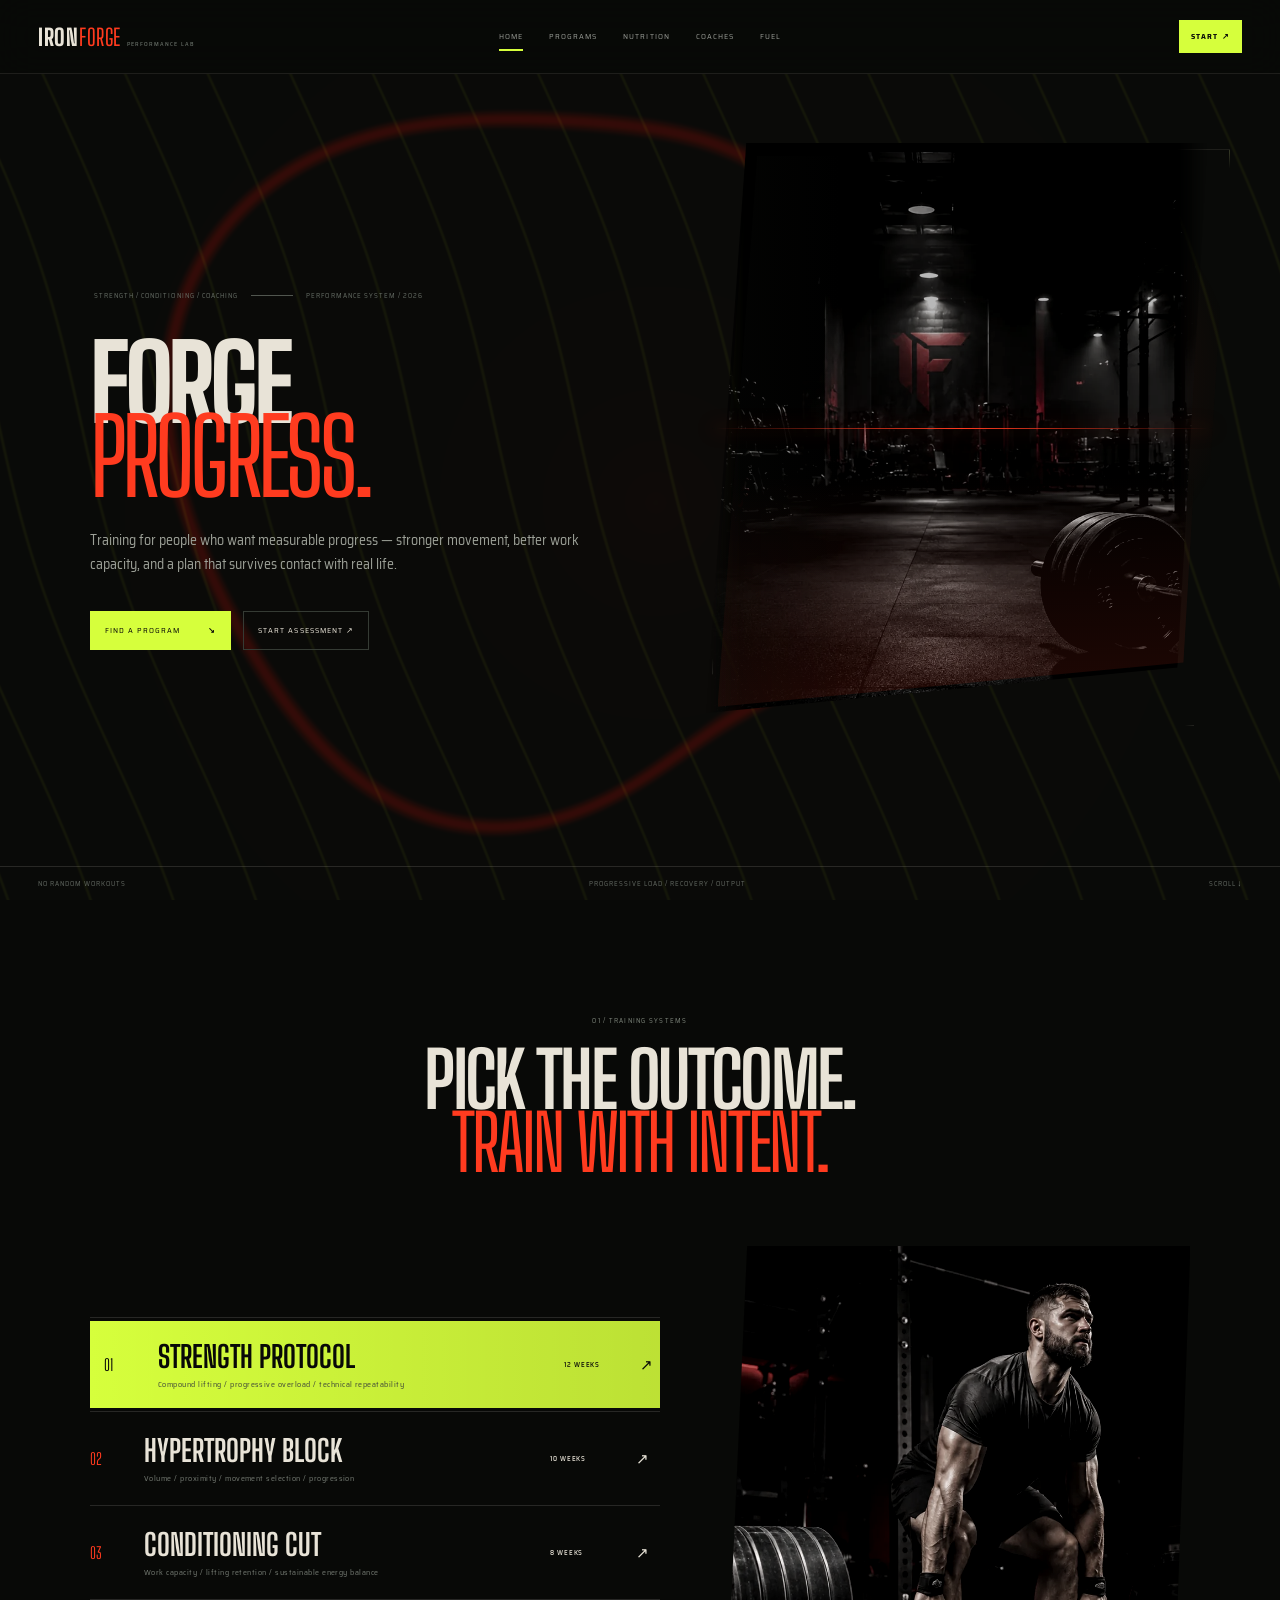
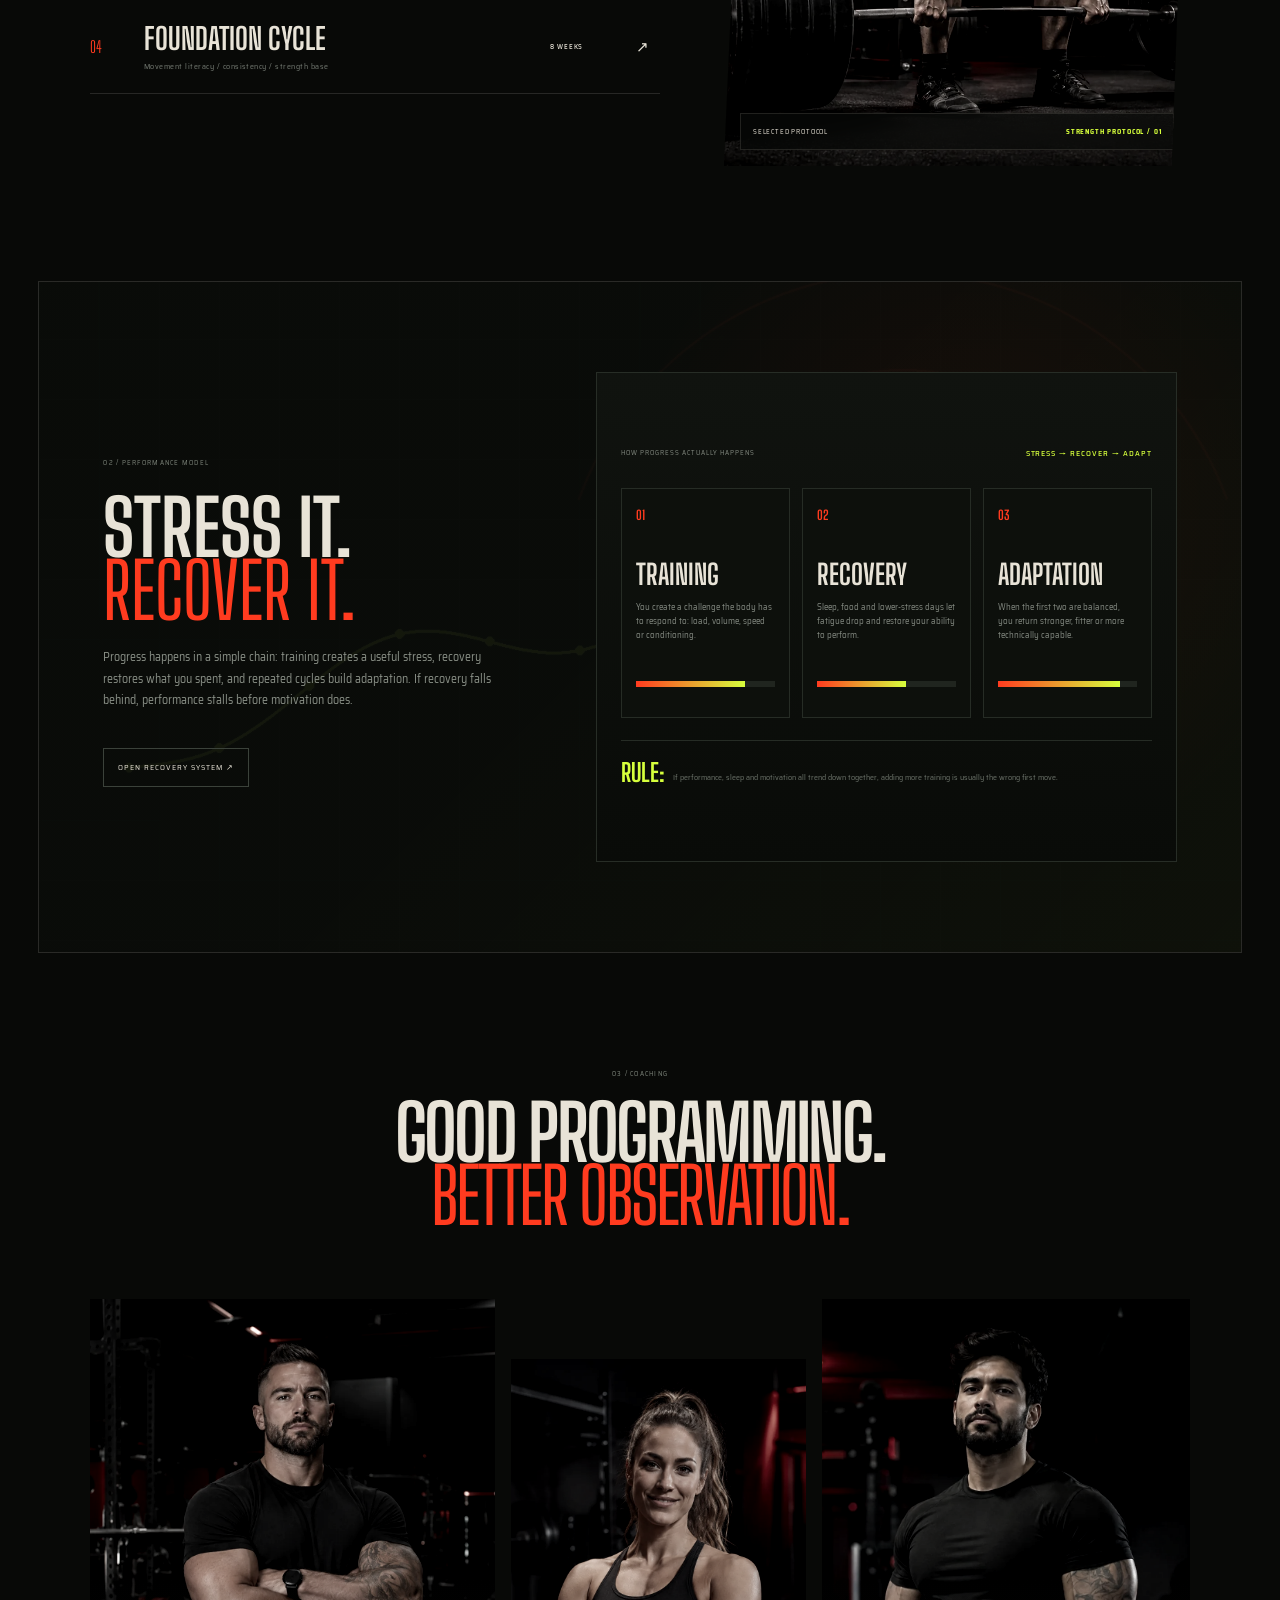
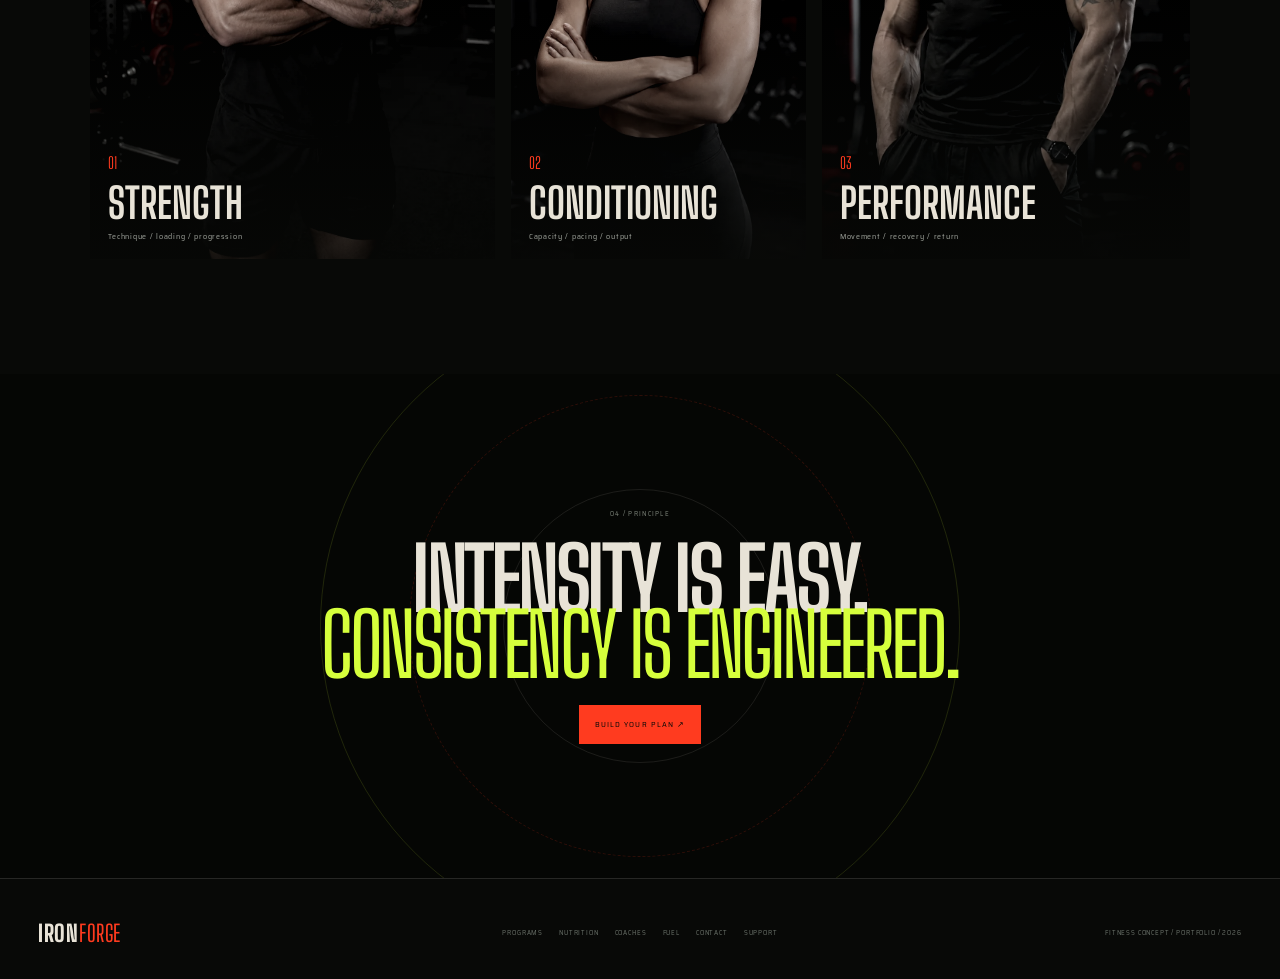
<file: index.html>
<!doctype html>
<html lang="en" class="scroll-smooth">

<head>
    <meta charset="utf-8">
    <meta name="viewport" content="width=device-width,initial-scale=1">
    <meta name="description" content="IRONFORGE performance training concept.">
    <meta name="theme-color" content="#080907">
    <title>IRONFORGE — Performance Lab</title>
    <meta property="og:title" content="IRONFORGE — Fitness & Performance Website">
<meta property="og:description" content="A responsive fitness and performance website with custom interactions, Canvas and WebGL effects.">
<meta property="og:image" content="https://pobgare.github.io/ironforge/social-preview.png">
<meta property="og:url" content="https://pobgare.github.io/ironforge/">
<meta property="og:type" content="website">

<meta name="twitter:card" content="summary_large_image">
<meta name="twitter:title" content="IRONFORGE — Fitness & Performance Website">
<meta name="twitter:description" content="A responsive fitness and performance website with custom interactions, Canvas and WebGL effects.">
<meta name="twitter:image" content="https://pobgare.github.io/ironforge/social-preview.png">
    <link rel="preconnect" href="https://fonts.googleapis.com">
    <link rel="preconnect" href="https://fonts.gstatic.com" crossorigin>
    <link
        href="https://fonts.googleapis.com/css2?family=Big+Shoulders+Display:wght@500;600;700;800;900&family=Saira+Semi+Condensed:wght@300;400;500;600&display=swap"
        rel="stylesheet">
    <link rel="stylesheet" href="styles.css">
</head>

<body><canvas id="forgeParticles" class="forge-particles" aria-hidden="true"></canvas>
    <div class="noise" aria-hidden="true"></div>
    <div class="forge-cursor" aria-hidden="true"></div>
    <header class="site-nav"><a class="logo" href="index.html"><span>IRON</span><b>FORGE</b><small>PERFORMANCE
                LAB</small></a>
        <nav><a href="index.html">Home</a><a href="programs.html">Programs</a><a href="nutrition.html">Nutrition</a><a
                href="trainers.html">Coaches</a><a href="supplements.html">Fuel</a></nav>
        <div class="nav-tools"><a class="nav-cta magnetic" href="start.html">START ↗</a></div><button class="menu-btn"
            aria-expanded="false">MENU</button>
    </header>
    <main class="page-shell">
        <section class="home-hero"><canvas class="energy-canvas" aria-hidden="true"></canvas>
            <div class="home-copy reveal">
                <div class="hero-meta"><span>STRENGTH / CONDITIONING / COACHING</span><i></i><span>PERFORMANCE SYSTEM /
                        2026</span></div>
                <h1><span>Forge</span><em>progress.</em></h1>
                <p>Training for people who want measurable progress — stronger movement, better work capacity, and a
                    plan that survives contact with real life.</p>
                <div class="home-actions"><a class="primary magnetic" href="programs.html">FIND A PROGRAM <b>↘</b></a><a
                        href="start.html">START ASSESSMENT ↗</a></div>
            </div>
            <div class="home-media reveal" data-tilt><img src="assets/hero.webp" alt="Athlete training in a dark gym">
                <div class="media-scan"></div>
            </div>
            <div class="hero-telemetry"><span>NO RANDOM WORKOUTS</span><span>PROGRESSIVE LOAD / RECOVERY /
                    OUTPUT</span><span>SCROLL ↓</span></div>
        </section>
        <section class="programs section">
            <header class="section-head reveal"><span class="micro">01 / TRAINING SYSTEMS</span>
                <h2>Pick the outcome.<br><em>Train with intent.</em></h2>
            </header>
            <div class="program-stage">
                <div class="program-list" id="programList"><a class="program-row reveal active"
                        href="programs.html#strength" data-img="assets/strength.webp"><span>01</span>
                        <div>
                            <h3>Strength Protocol</h3>
                            <p>Compound lifting / progressive overload / technical repeatability</p>
                        </div><b>12 WEEKS</b><i>↗</i>
                    </a><a class="program-row reveal" href="programs.html#muscle"
                        data-img="assets/muscle.webp"><span>02</span>
                        <div>
                            <h3>Hypertrophy Block</h3>
                            <p>Volume / proximity / movement selection / progression</p>
                        </div><b>10 WEEKS</b><i>↗</i>
                    </a><a class="program-row reveal" href="programs.html#fatloss"
                        data-img="assets/fatloss.webp"><span>03</span>
                        <div>
                            <h3>Conditioning Cut</h3>
                            <p>Work capacity / lifting retention / sustainable energy balance</p>
                        </div><b>8 WEEKS</b><i>↗</i>
                    </a><a class="program-row reveal" href="programs.html#beginner"
                        data-img="assets/beginner.webp"><span>04</span>
                        <div>
                            <h3>Foundation Cycle</h3>
                            <p>Movement literacy / consistency / strength base</p>
                        </div><b>8 WEEKS</b><i>↗</i>
                    </a></div>
                <figure class="program-preview reveal" id="programPreview"><img src="assets/strength.webp"
                        alt="Strength training">
                    <figcaption><span>SELECTED PROTOCOL</span><b>STRENGTH PROTOCOL / 01</b></figcaption>
                </figure>
            </div>
        </section>
        <section class="performance-band shell-wide home-performance">
            <div class="performance-copy reveal"><span class="micro">02 / PERFORMANCE MODEL</span>
                <h2>Stress it.<br><em>Recover it.</em></h2>
                <p>Progress happens in a simple chain: training creates a useful stress, recovery restores what you
                    spent, and repeated cycles build adaptation. If recovery falls behind, performance stalls before
                    motivation does.</p><a href="nutrition.html">OPEN RECOVERY SYSTEM ↗</a>
            </div>
            <div class="recovery-model reveal">
                <div class="recovery-top"><span>HOW PROGRESS ACTUALLY HAPPENS</span><b>STRESS → RECOVER → ADAPT</b>
                </div>
                <div class="recovery-steps">
                    <article class="recovery-step"><span class="step-num">01</span>
                        <h3>Training</h3>
                        <p>You create a challenge the body has to respond to: load, volume, speed or conditioning.</p>
                        <div class="recovery-meter"><i style="--level:78%"></i></div>
                    </article>
                    <article class="recovery-step"><span class="step-num">02</span>
                        <h3>Recovery</h3>
                        <p>Sleep, food and lower-stress days let fatigue drop and restore your ability to perform.</p>
                        <div class="recovery-meter"><i style="--level:64%"></i></div>
                    </article>
                    <article class="recovery-step"><span class="step-num">03</span>
                        <h3>Adaptation</h3>
                        <p>When the first two are balanced, you return stronger, fitter or more technically capable.</p>
                        <div class="recovery-meter"><i style="--level:88%"></i></div>
                    </article>
                </div>
                <div class="recovery-note"><b>RULE:</b><span>If performance, sleep and motivation all trend down
                        together, adding more training is usually the wrong first move.</span></div>
            </div>
        </section>
        <section class="coaches section">
            <header class="section-head reveal"><span class="micro">03 / COACHING</span>
                <h2>Good programming.<br><em>Better observation.</em></h2>
            </header>
            <div class="coach-grid"><a class="coach reveal" href="trainers.html"><img src="assets/trainer1.webp"
                        alt="Strength coach">
                    <div><span>01</span>
                        <h3>Strength</h3>
                        <p>Technique / loading / progression</p>
                    </div>
                </a><a class="coach reveal offset" href="trainers.html"><img src="assets/trainer2.webp"
                        alt="Conditioning coach">
                    <div><span>02</span>
                        <h3>Conditioning</h3>
                        <p>Capacity / pacing / output</p>
                    </div>
                </a><a class="coach reveal" href="trainers.html"><img src="assets/trainer3.webp"
                        alt="Performance coach">
                    <div><span>03</span>
                        <h3>Performance</h3>
                        <p>Movement / recovery / return</p>
                    </div>
                </a></div>
        </section>
        <section class="manifesto home-principle">
            <div class="manifesto-ring" aria-hidden="true"><i></i></div><span class="micro reveal">04 / PRINCIPLE</span>
            <h2 class="reveal">Intensity is easy.<br><em>Consistency is engineered.</em></h2><a class="magnetic reveal"
                href="start.html">BUILD YOUR PLAN ↗</a>
        </section>
    </main>
    <footer class="footer"><a class="logo" href="index.html"><span>IRON</span><b>FORGE</b></a>
        <div class="footer-nav"><a href="programs.html">Programs</a><a href="nutrition.html">Nutrition</a><a
                href="trainers.html">Coaches</a><a href="supplements.html">Fuel</a><a href="contact.html">Contact</a><a
                href="support.html">Support</a></div>
        <div class="footer-meta">FITNESS CONCEPT / PORTFOLIO / 2026</div>
    </footer>
    <script src="script.js"></script>
</body>

</html>
</file>
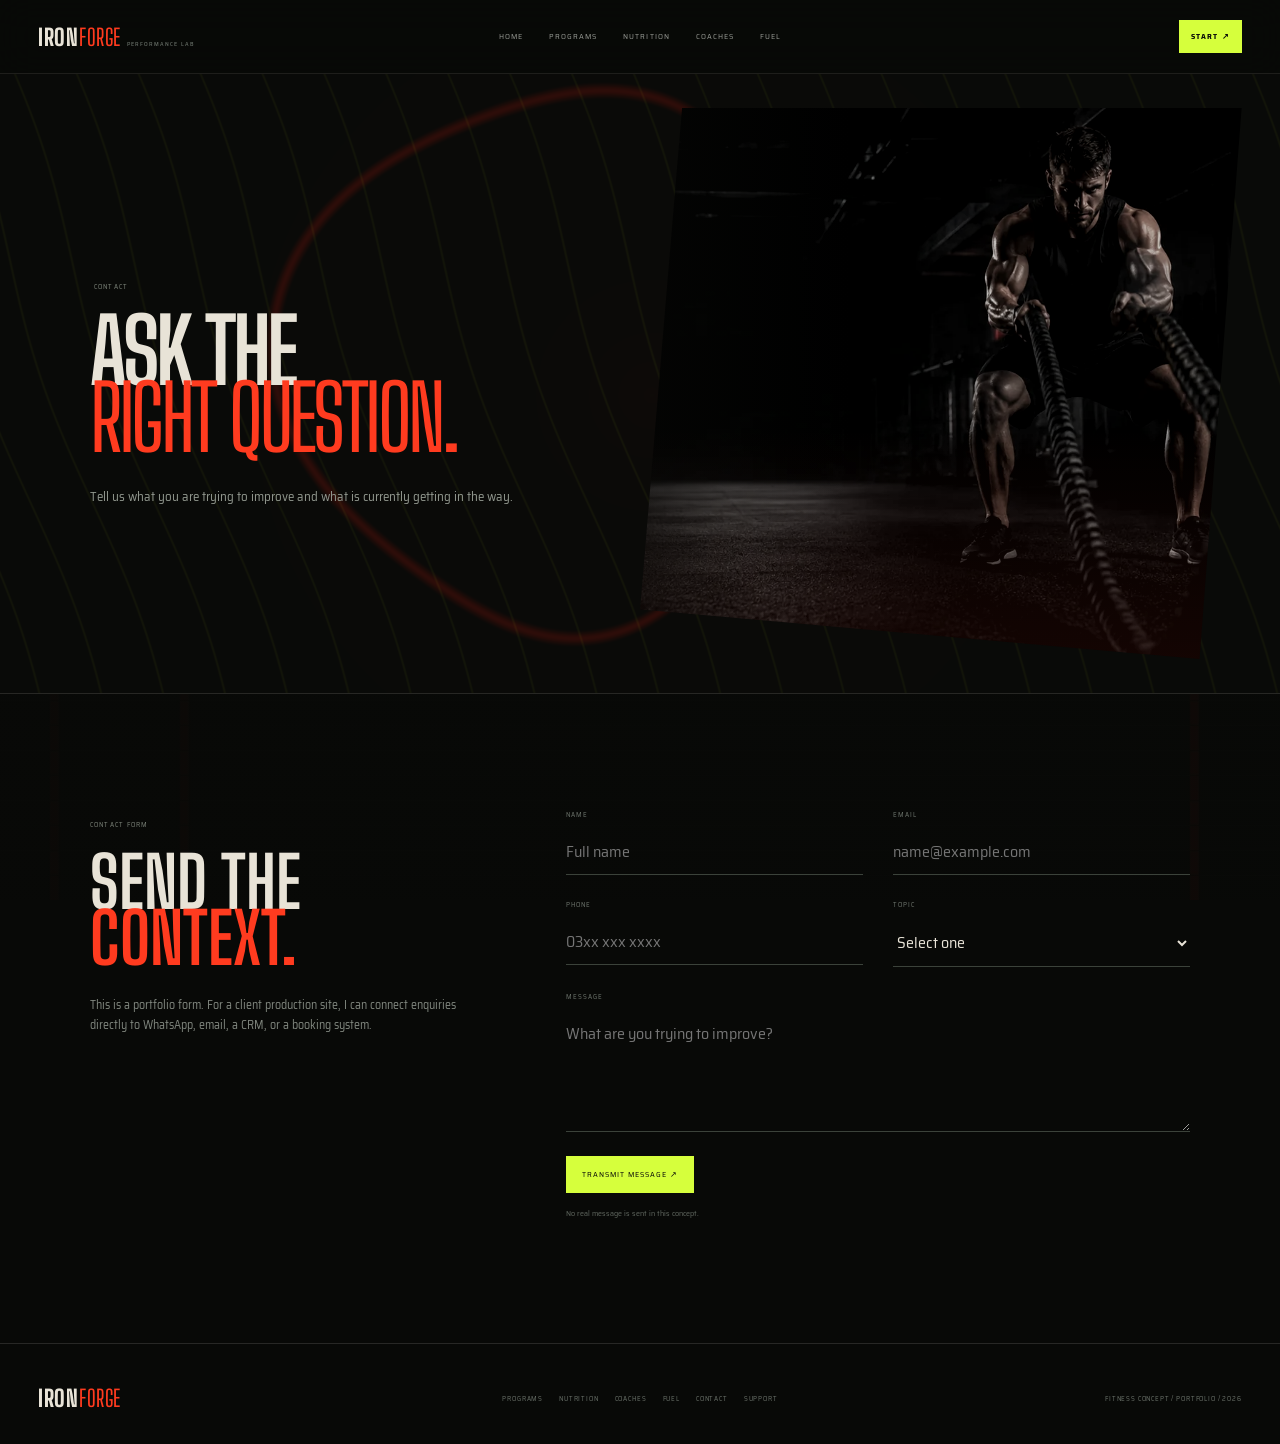
<file: contact.html>
<!doctype html>
<html lang="en">

<head>
    <meta charset="utf-8">
    <meta name="viewport" content="width=device-width,initial-scale=1">
    <meta name="theme-color" content="#080907">
    <title>IRONFORGE — Contact</title>
    <link rel="preconnect" href="https://fonts.googleapis.com">
    <link rel="preconnect" href="https://fonts.gstatic.com" crossorigin>
    <link
        href="https://fonts.googleapis.com/css2?family=Big+Shoulders+Display:wght@500;600;700;800;900&family=Saira+Semi+Condensed:wght@300;400;500;600&display=swap"
        rel="stylesheet">
    <link rel="stylesheet" href="styles.css">
</head>

<body class="contact-page"><canvas id="forgeParticles" class="forge-particles"></canvas>
    <div class="noise"></div>
    <div class="forge-cursor"></div>
    <header class="site-nav"><a class="logo" href="index.html"><span>IRON</span><b>FORGE</b><small>PERFORMANCE
                LAB</small></a>
        <nav><a href="index.html">Home</a><a href="programs.html">Programs</a><a href="nutrition.html">Nutrition</a><a
                href="trainers.html">Coaches</a><a href="supplements.html">Fuel</a></nav>
        <div class="nav-tools"><a class="nav-cta magnetic" href="start.html">START ↗</a></div><button class="menu-btn"
            aria-expanded="false">MENU</button>
    </header>
    <main class="page-shell">
        <section class="page-hero"><canvas class="energy-canvas"></canvas>
            <div class="page-hero-copy reveal"><span class="micro hero-micro-align">CONTACT</span>
                <h1>ASK THE<br><em>RIGHT QUESTION.</em></h1>
                <p>Tell us what you are trying to improve and what is currently getting in the way.</p>
            </div>
            <div class="page-hero-media rope-media reveal" data-tilt><img src="assets/cta.webp"
                    alt="Athlete working battle ropes"></div>
        </section>
        <section class="section form-section">
            <div class="form-intro reveal"><span class="micro">CONTACT FORM</span>
                <h2>Send the<br><em>context.</em></h2>
                <p>
    This is a portfolio form. For a client production site, I can connect enquiries directly to WhatsApp, email, a CRM, or a booking system.
</p>
            </div>
            <form class="form-grid reveal" data-demo><label><span>Name</span><input required autocomplete="name"
                        placeholder="Full name"></label><label><span>Email</span><input required type="email"
                        autocomplete="email" placeholder="name@example.com"></label><label><span>Phone</span><input
                        required autocomplete="tel" placeholder="03xx xxx xxxx"></label><label><span>Topic</span><select
                        required>
                        <option value="" disabled selected>Select one</option>
                        <option>Programs</option>
                        <option>Coaching</option>
                        <option>Nutrition</option>
                        <option>Other</option>
                    </select></label><label class="wide"><span>Message</span><textarea rows="4" required
                        placeholder="What are you trying to improve?"></textarea></label><button>TRANSMIT MESSAGE
                    ↗</button>
                <p class="form-note">No real message is sent in this concept.</p>
            </form>
        </section>
    </main>
    <footer class="footer"><a class="logo" href="index.html"><span>IRON</span><b>FORGE</b></a>
        <div class="footer-nav"><a href="programs.html">Programs</a><a href="nutrition.html">Nutrition</a><a
                href="trainers.html">Coaches</a><a href="supplements.html">Fuel</a><a href="contact.html">Contact</a><a
                href="support.html">Support</a></div>
        <div class="footer-meta">FITNESS CONCEPT / PORTFOLIO / 2026</div>
    </footer>
    <script src="script.js"></script>
</body>

</html>
</file>
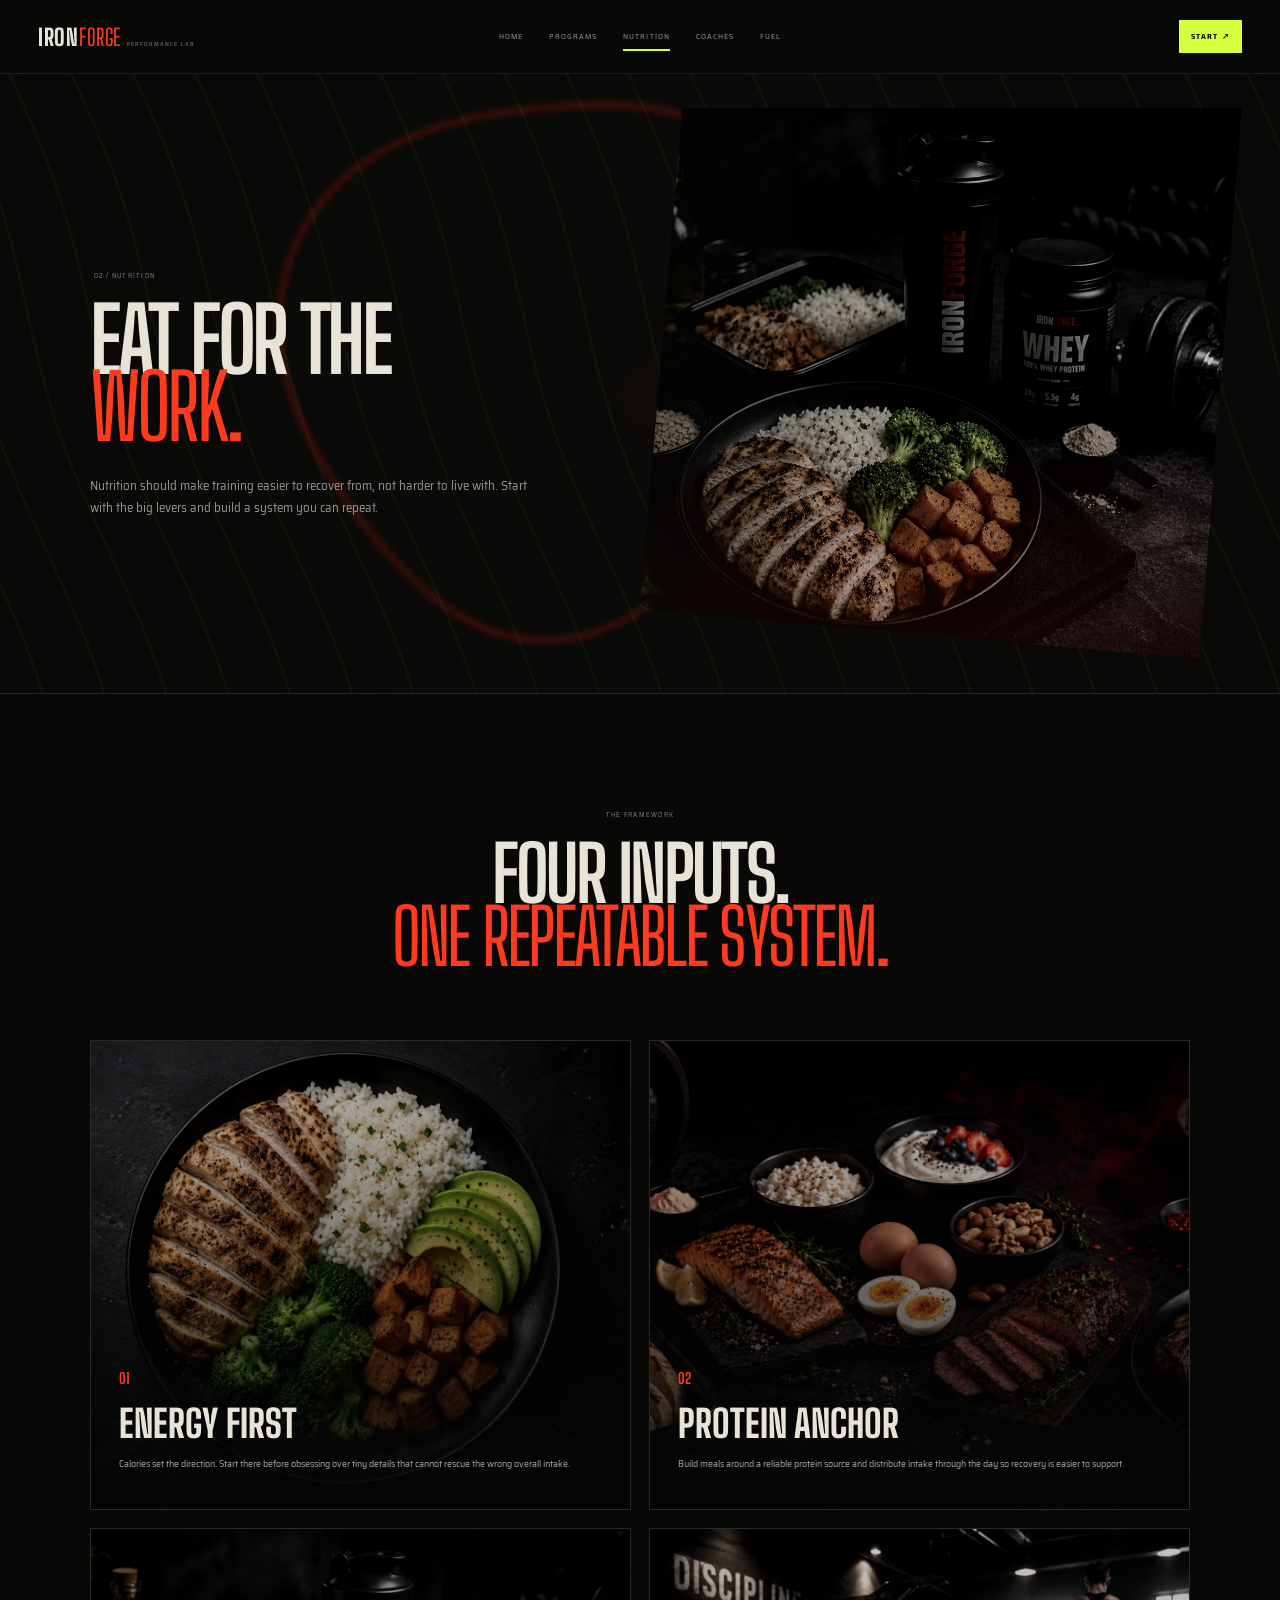
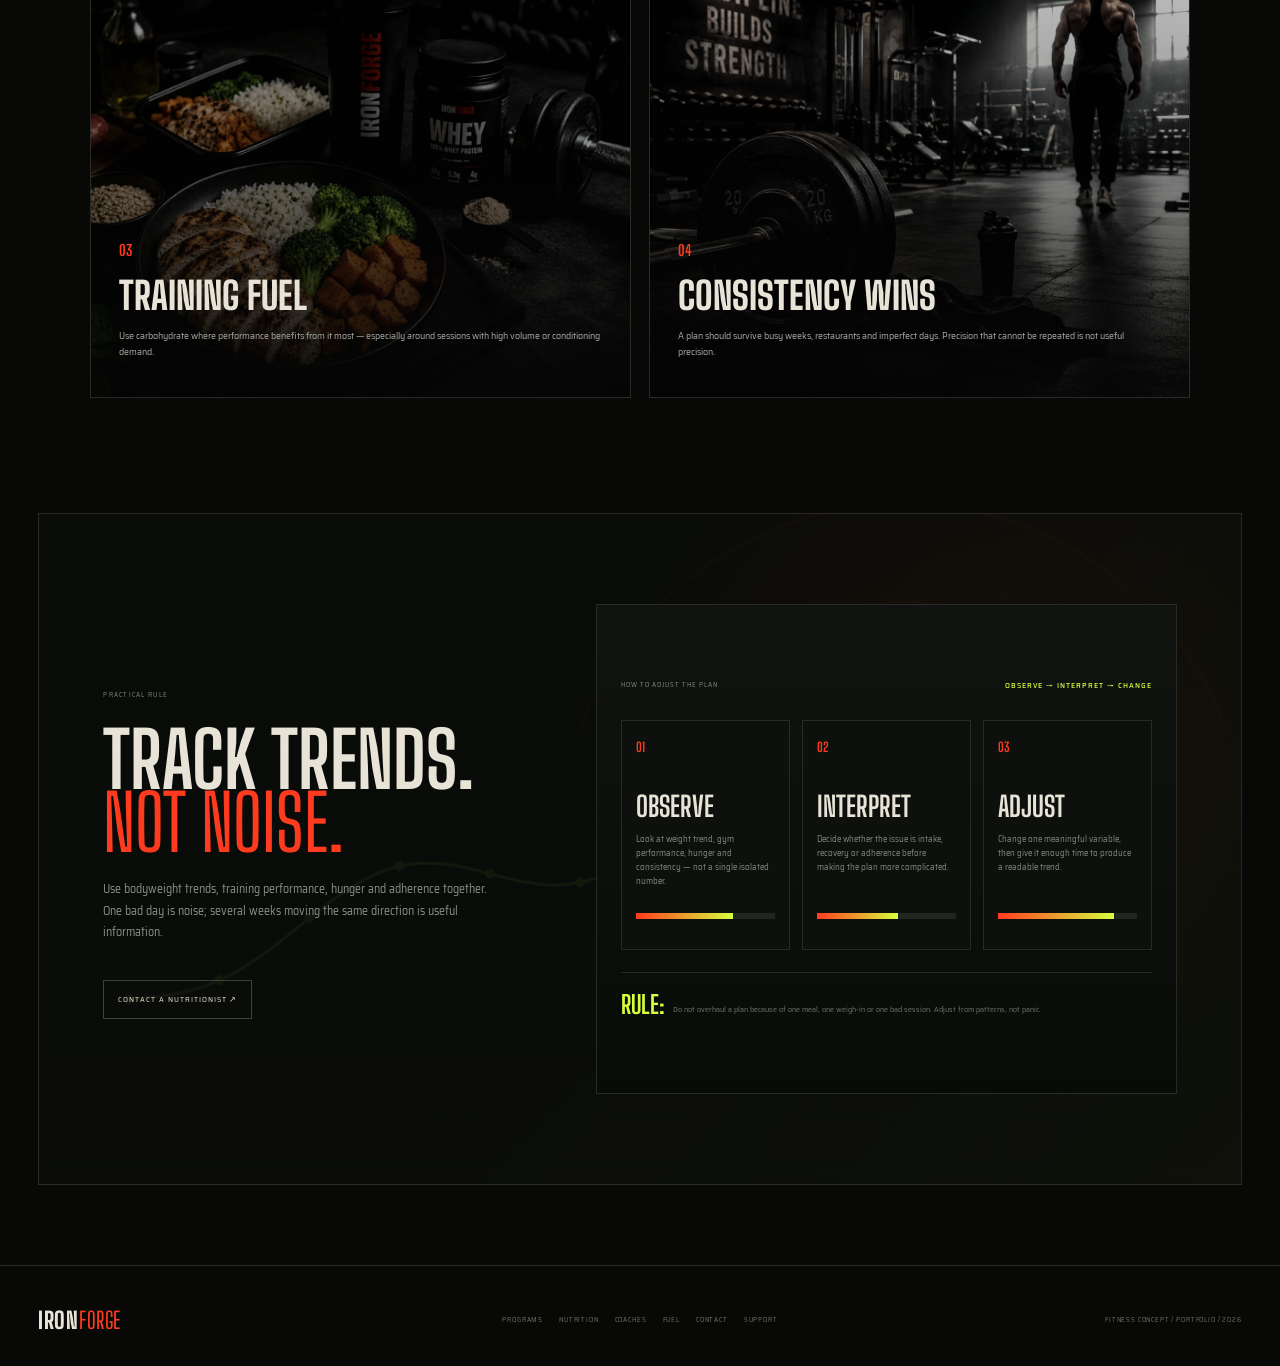
<file: nutrition.html>
<!doctype html>
<html lang="en">

<head>
    <meta charset="utf-8">
    <meta name="viewport" content="width=device-width,initial-scale=1">
    <meta name="theme-color" content="#080907">
    <title>IRONFORGE — Nutrition</title>
    <link rel="preconnect" href="https://fonts.googleapis.com">
    <link rel="preconnect" href="https://fonts.gstatic.com" crossorigin>
    <link
        href="https://fonts.googleapis.com/css2?family=Big+Shoulders+Display:wght@500;600;700;800;900&family=Saira+Semi+Condensed:wght@300;400;500;600&display=swap"
        rel="stylesheet">
    <link rel="stylesheet" href="styles.css">
</head>

<body class="nutrition-page"><canvas id="forgeParticles" class="forge-particles"></canvas>
    <div class="noise"></div>
    <div class="forge-cursor"></div>
    <header class="site-nav"><a class="logo" href="index.html"><span>IRON</span><b>FORGE</b><small>PERFORMANCE
                LAB</small></a>
        <nav><a href="index.html">Home</a><a href="programs.html">Programs</a><a href="nutrition.html">Nutrition</a><a
                href="trainers.html">Coaches</a><a href="supplements.html">Fuel</a></nav>
        <div class="nav-tools"><a class="nav-cta magnetic" href="start.html">START ↗</a></div><button class="menu-btn"
            aria-expanded="false">MENU</button>
    </header>
    <main class="page-shell">
        <section class="page-hero"><canvas class="energy-canvas"></canvas>
            <div class="page-hero-copy reveal"><span class="micro hero-micro-align">02 / NUTRITION</span>
                <h1>EAT FOR THE<br><em>WORK.</em></h1>
                <p>Nutrition should make training easier to recover from, not harder to live with. Start with the big
                    levers and build a system you can repeat.</p>
            </div>
            <div class="page-hero-media reveal" data-tilt><img src="assets/nutrition-hero.webp"
                    alt="Performance nutrition setup"></div>
        </section>
        <section class="section">
            <header class="section-head reveal"><span class="micro">THE FRAMEWORK</span>
                <h2>Four inputs.<br><em>One repeatable system.</em></h2>
            </header>
            <div class="framework-grid">
                <article class="framework-card reveal"><img src="assets/nutrition-plate.webp"
                        alt="Balanced performance plate">
                    <div><span class="num">01</span>
                        <h3>Energy First</h3>
                        <p>Calories set the direction. Start there before obsessing over tiny details that cannot rescue
                            the wrong overall intake.</p>
                    </div>
                </article>
                <article class="framework-card reveal"><img src="assets/ProteinAnchor.png"
                        alt="Protein-focused meal prep">
                    <div><span class="num">02</span>
                        <h3>Protein Anchor</h3>
                        <p>Build meals around a reliable protein source and distribute intake through the day so
                            recovery is easier to support.</p>
                    </div>
                </article>
                <article class="framework-card reveal"><img src="assets/nutrition-hero.webp"
                        alt="Training nutrition preparation">
                    <div><span class="num">03</span>
                        <h3>Training Fuel</h3>
                        <p>Use carbohydrate where performance benefits from it most — especially around sessions with
                            high volume or conditioning demand.</p>
                    </div>
                </article>
                <article class="framework-card reveal"><img src="assets/coach-why.webp" alt="Athlete building consistency through disciplined training">
                    <div><span class="num">04</span>
                        <h3>Consistency Wins</h3>
                        <p>A plan should survive busy weeks, restaurants and imperfect days. Precision that cannot be
                            repeated is not useful precision.</p>
                    </div>
                </article>
            </div>
        </section>
        <section class="performance-band shell-wide nutrition-rule-band">
            <div class="performance-copy reveal"><span class="micro">PRACTICAL RULE</span>
                <h2>Track trends.<br><em>Not noise.</em></h2>
                <p>Use bodyweight trends, training performance, hunger and adherence together. One bad day is noise;
                    several weeks moving the same direction is useful information.</p><a href="contact.html">CONTACT A NUTRITIONIST ↗</a>
            </div>
            <div class="recovery-model reveal">
                <div class="recovery-top"><span>HOW TO ADJUST THE PLAN</span><b>OBSERVE → INTERPRET → CHANGE</b></div>
                <div class="recovery-steps">
                    <article class="recovery-step"><span class="step-num">01</span>
                        <h3>Observe</h3>
                        <p>Look at weight trend, gym performance, hunger and consistency — not a single isolated number.
                        </p>
                        <div class="recovery-meter"><i style="--level:70%"></i></div>
                    </article>
                    <article class="recovery-step"><span class="step-num">02</span>
                        <h3>Interpret</h3>
                        <p>Decide whether the issue is intake, recovery or adherence before making the plan more
                            complicated.</p>
                        <div class="recovery-meter"><i style="--level:58%"></i></div>
                    </article>
                    <article class="recovery-step"><span class="step-num">03</span>
                        <h3>Adjust</h3>
                        <p>Change one meaningful variable, then give it enough time to produce a readable trend.</p>
                        <div class="recovery-meter"><i style="--level:84%"></i></div>
                    </article>
                </div>
                <div class="recovery-note"><b>RULE:</b><span>Do not overhaul a plan because of one meal, one weigh-in or
                        one bad session. Adjust from patterns, not panic.</span></div>
            </div>
        </section>
    </main>
    <footer class="footer"><a class="logo" href="index.html"><span>IRON</span><b>FORGE</b></a>
        <div class="footer-nav"><a href="programs.html">Programs</a><a href="nutrition.html">Nutrition</a><a
                href="trainers.html">Coaches</a><a href="supplements.html">Fuel</a><a href="contact.html">Contact</a><a
                href="support.html">Support</a></div>
        <div class="footer-meta">FITNESS CONCEPT / PORTFOLIO / 2026</div>
    </footer>
    <script src="script.js"></script>
</body>

</html>
</file>
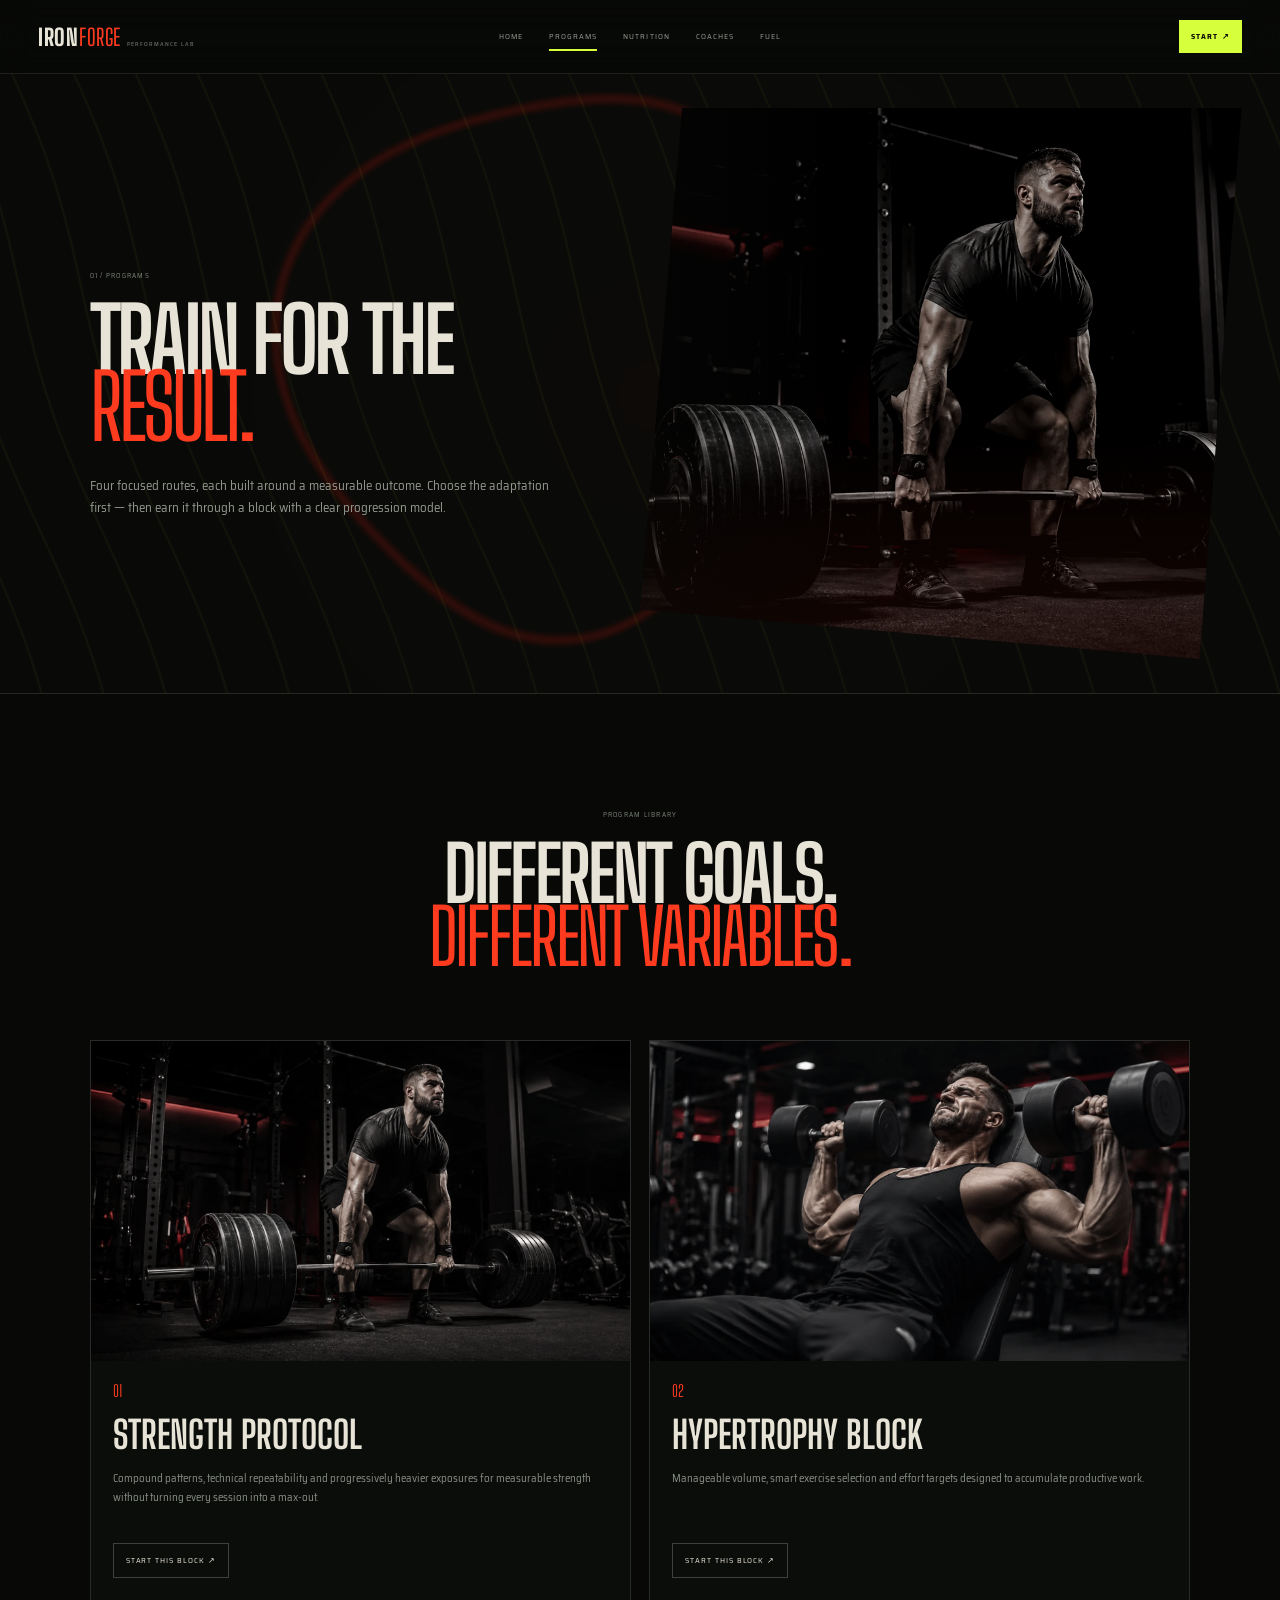
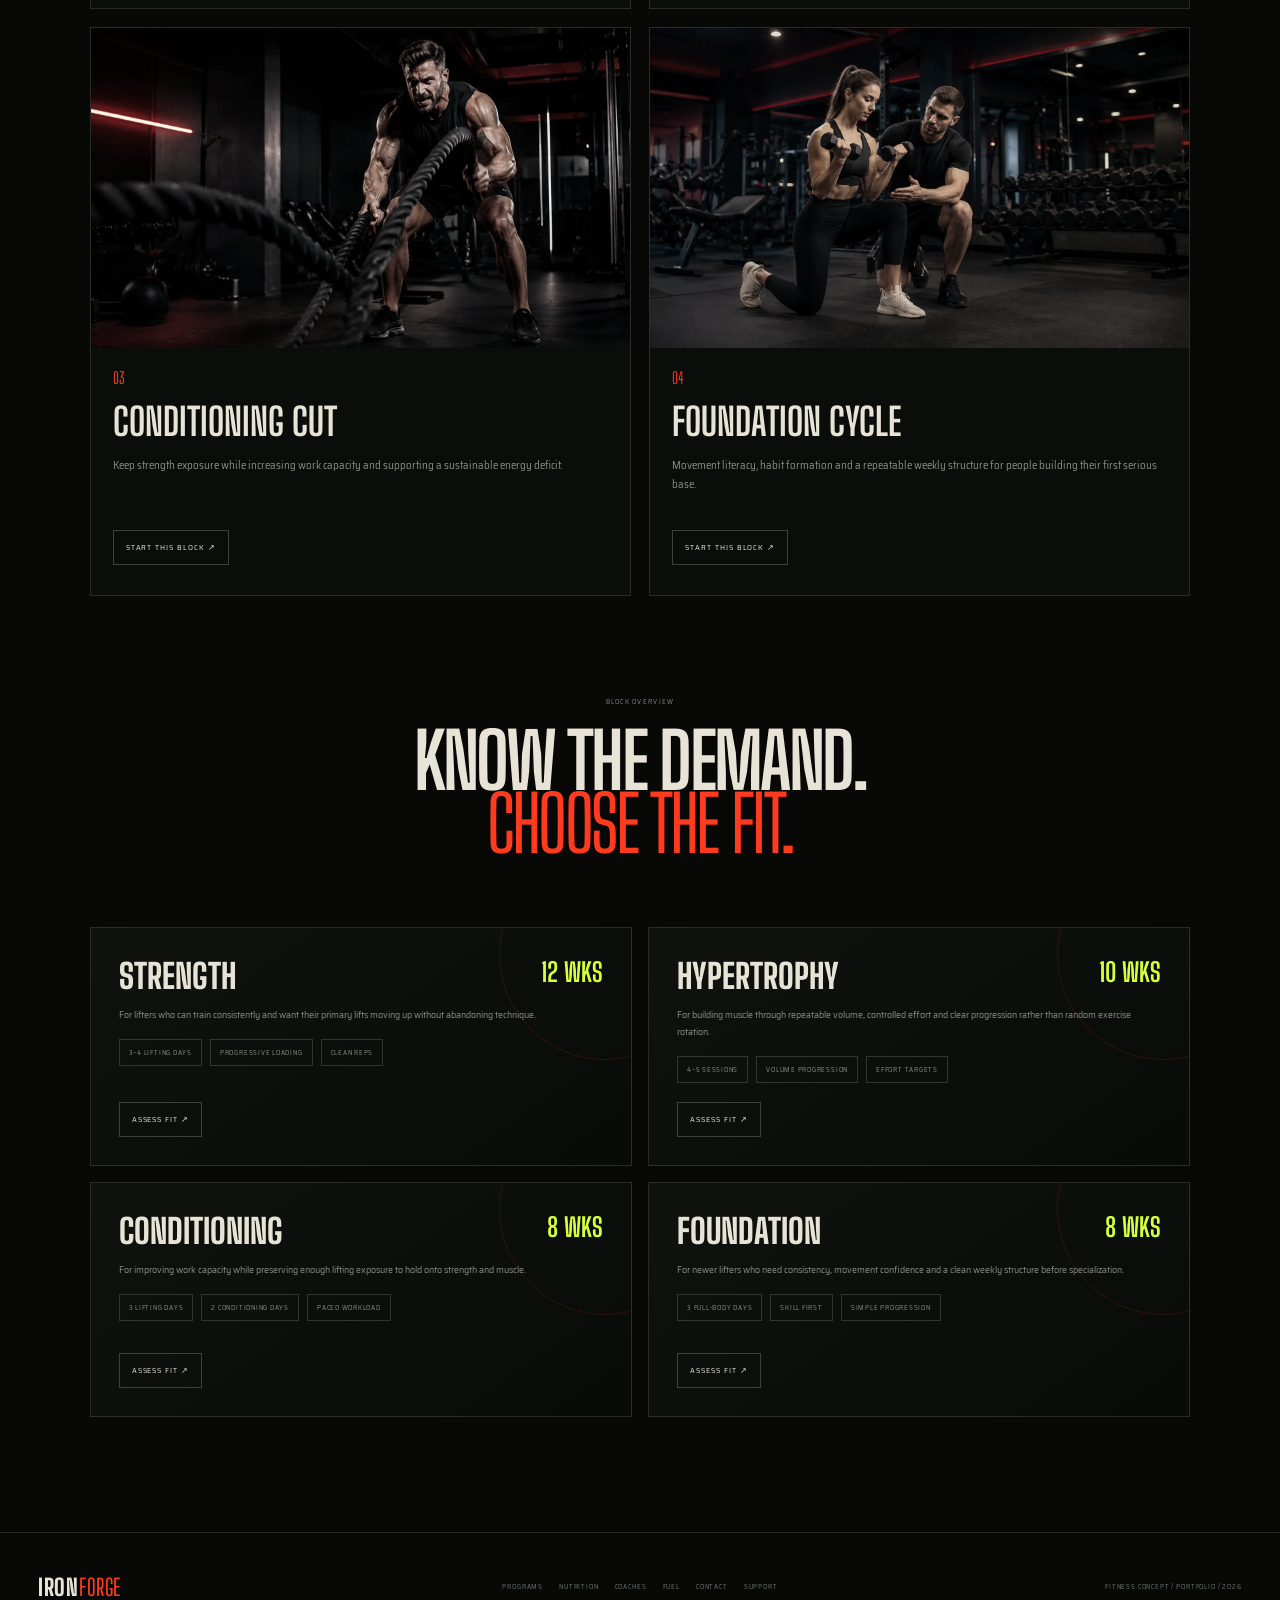
<file: programs.html>
<!doctype html>
<html lang="en">
  <head>
    <meta charset="utf-8" />
    <meta name="viewport" content="width=device-width,initial-scale=1" />
    <meta name="theme-color" content="#080907" />
    <title>IRONFORGE — Programs</title>
    <link rel="preconnect" href="https://fonts.googleapis.com" />
    <link rel="preconnect" href="https://fonts.gstatic.com" crossorigin />
    <link
      href="https://fonts.googleapis.com/css2?family=Big+Shoulders+Display:wght@500;600;700;800;900&family=Saira+Semi+Condensed:wght@300;400;500;600&display=swap"
      rel="stylesheet"
    />
    <link rel="stylesheet" href="styles.css" />
  </head>
  <body class="programs-page">
    <canvas id="forgeParticles" class="forge-particles"></canvas>
    <div class="noise"></div>
    <div class="forge-cursor"></div>
    <header class="site-nav">
      <a class="logo" href="index.html"
        ><span>IRON</span><b>FORGE</b><small>PERFORMANCE LAB</small></a
      >
      <nav>
        <a href="index.html">Home</a><a href="programs.html">Programs</a
        ><a href="nutrition.html">Nutrition</a
        ><a href="trainers.html">Coaches</a><a href="supplements.html">Fuel</a>
      </nav>
      <div class="nav-tools">
        <a class="nav-cta magnetic" href="start.html">START ↗</a>
      </div>
      <button class="menu-btn" aria-expanded="false">MENU</button>
    </header>
    <main class="page-shell">
      <section class="page-hero">
        <canvas class="energy-canvas"></canvas>
        <div class="page-hero-copy reveal">
          <span class="micro">01 / PROGRAMS</span>
          <h1>TRAIN FOR THE<br /><em>RESULT.</em></h1>
          <p>
            Four focused routes, each built around a measurable outcome. Choose
            the adaptation first — then earn it through a block with a clear
            progression model.
          </p>
        </div>
        <div class="page-hero-media reveal" data-tilt>
          <img src="assets/strength.webp" alt="Heavy strength training" />
        </div>
      </section>
      <section class="section">
        <header class="section-head reveal">
          <span class="micro">PROGRAM LIBRARY</span>
          <h2>Different goals.<br /><em>Different variables.</em></h2>
        </header>
        <div class="content-grid">
          <article
            class="info-block wide reveal clickable-card"
            tabindex="0"
            data-href="start.html"
            id="strength"
          >
            <div class="info-image">
              <img src="assets/strength.webp" alt="Strength training" />
            </div>
            <span class="num">01</span>
            <h3>Strength Protocol</h3>
            <p>
              Compound patterns, technical repeatability and progressively
              heavier exposures for measurable strength without turning every
              session into a max-out.
            </p>
            <a class="card-action" href="start.html">START THIS BLOCK ↗</a>
          </article>
          <article
            class="info-block narrow reveal clickable-card"
            tabindex="0"
            data-href="start.html"
            id="muscle"
          >
            <div class="info-image">
              <img src="assets/muscle.webp" alt="Muscle building" />
            </div>
            <span class="num">02</span>
            <h3>Hypertrophy Block</h3>
            <p>
              Manageable volume, smart exercise selection and effort targets
              designed to accumulate productive work.
            </p>
            <a class="card-action" href="start.html">START THIS BLOCK ↗</a>
          </article>
          <article
            class="info-block narrow reveal clickable-card"
            tabindex="0"
            data-href="start.html"
            id="fatloss"
          >
            <div class="info-image">
              <img src="assets/fatloss.webp" alt="Conditioning training" />
            </div>
            <span class="num">03</span>
            <h3>Conditioning Cut</h3>
            <p>
              Keep strength exposure while increasing work capacity and
              supporting a sustainable energy deficit.
            </p>
            <a class="card-action" href="start.html">START THIS BLOCK ↗</a>
          </article>
          <article
            class="info-block wide reveal clickable-card"
            tabindex="0"
            data-href="start.html"
            id="beginner"
          >
            <div class="info-image">
              <img
                src="assets/beginner.webp"
                alt="Beginner resistance training"
              />
            </div>
            <span class="num">04</span>
            <h3>Foundation Cycle</h3>
            <p>
              Movement literacy, habit formation and a repeatable weekly
              structure for people building their first serious base.
            </p>
            <a class="card-action" href="start.html">START THIS BLOCK ↗</a>
          </article>
        </div>
      </section>
      <section class="section overview-section">
        <header class="section-head reveal">
          <span class="micro">BLOCK OVERVIEW</span>
          <h2>Know the demand.<br /><em>Choose the fit.</em></h2>
        </header>
        <div class="program-overview">
          <article class="overview-card reveal">
            <header>
              <h3>Strength</h3>
              <strong>12 WKS</strong>
            </header>
            <p>
              For lifters who can train consistently and want their primary
              lifts moving up without abandoning technique.
            </p>
            <div class="overview-tags">
              <span>3–4 lifting days</span><span>progressive loading</span
              ><span>clean reps</span>
            </div>
            <a class="card-action" href="start.html">ASSESS FIT ↗</a>
          </article>
          <article class="overview-card reveal">
            <header>
              <h3>Hypertrophy</h3>
              <strong>10 WKS</strong>
            </header>
            <p>
              For building muscle through repeatable volume, controlled effort
              and clear progression rather than random exercise rotation.
            </p>
            <div class="overview-tags">
              <span>4–5 sessions</span><span>volume progression</span
              ><span>effort targets</span>
            </div>
            <a class="card-action" href="start.html">ASSESS FIT ↗</a>
          </article>
          <article class="overview-card reveal">
            <header>
              <h3>Conditioning</h3>
              <strong>8 WKS</strong>
            </header>
            <p>
              For improving work capacity while preserving enough lifting
              exposure to hold onto strength and muscle.
            </p>
            <div class="overview-tags">
              <span>3 lifting days</span><span>2 conditioning days</span
              ><span>paced workload</span>
            </div>
            <a class="card-action" href="start.html">ASSESS FIT ↗</a>
          </article>
          <article class="overview-card reveal">
            <header>
              <h3>Foundation</h3>
              <strong>8 WKS</strong>
            </header>
            <p>
              For newer lifters who need consistency, movement confidence and a
              clean weekly structure before specialization.
            </p>
            <div class="overview-tags">
              <span>3 full-body days</span><span>skill first</span
              ><span>simple progression</span>
            </div>
            <a class="card-action" href="start.html">ASSESS FIT ↗</a>
          </article>
        </div>
      </section>
    </main>
    <footer class="footer">
      <a class="logo" href="index.html"><span>IRON</span><b>FORGE</b></a>
      <div class="footer-nav">
        <a href="programs.html">Programs</a
        ><a href="nutrition.html">Nutrition</a
        ><a href="trainers.html">Coaches</a><a href="supplements.html">Fuel</a
        ><a href="contact.html">Contact</a><a href="support.html">Support</a>
      </div>
      <div class="footer-meta">FITNESS CONCEPT / PORTFOLIO / 2026</div>
    </footer>
    <script src="script.js"></script>
  </body>
</html>
</file>
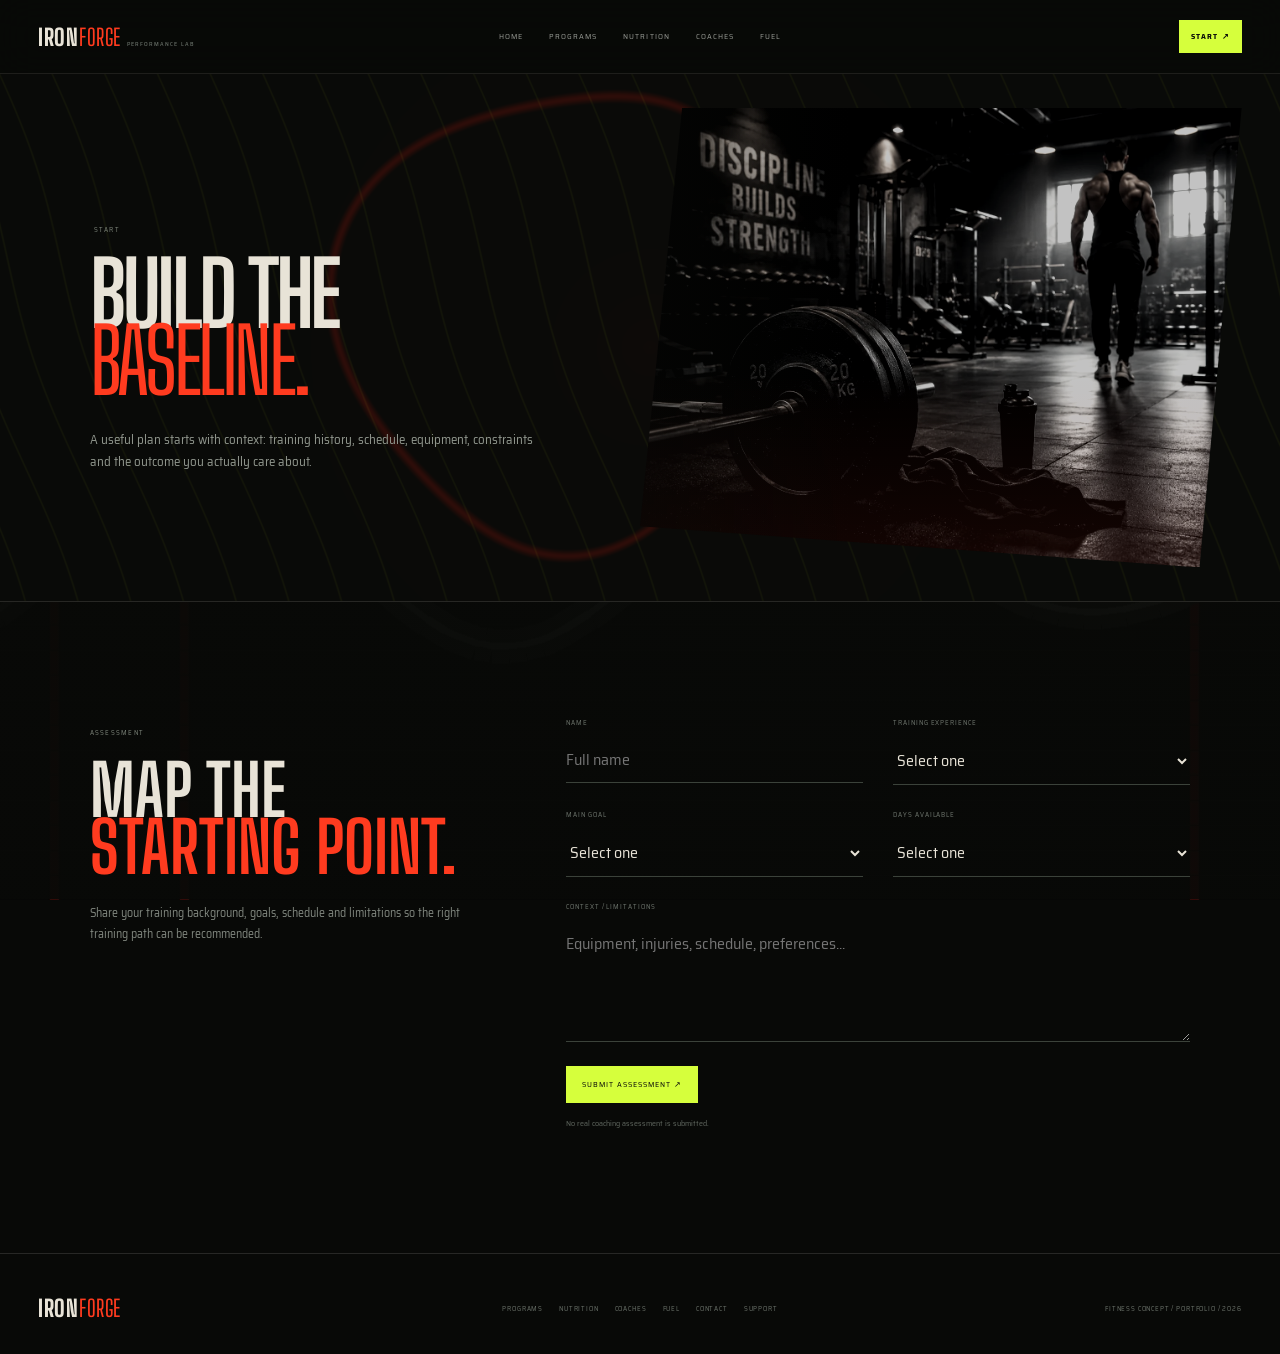
<file: start.html>
<!doctype html>
<html lang="en">

<head>
    <meta charset="utf-8">
    <meta name="viewport" content="width=device-width,initial-scale=1">
    <meta name="theme-color" content="#080907">
    <title>IRONFORGE — Start</title>
    <link rel="preconnect" href="https://fonts.googleapis.com">
    <link rel="preconnect" href="https://fonts.gstatic.com" crossorigin>
    <link
        href="https://fonts.googleapis.com/css2?family=Big+Shoulders+Display:wght@500;600;700;800;900&family=Saira+Semi+Condensed:wght@300;400;500;600&display=swap"
        rel="stylesheet">
    <link rel="stylesheet" href="styles.css">
</head>

<body class="start-page"><canvas id="forgeParticles" class="forge-particles"></canvas>
    <div class="noise"></div>
    <div class="forge-cursor"></div>
    <header class="site-nav"><a class="logo" href="index.html"><span>IRON</span><b>FORGE</b><small>PERFORMANCE
                LAB</small></a>
        <nav><a href="index.html">Home</a><a href="programs.html">Programs</a><a href="nutrition.html">Nutrition</a><a
                href="trainers.html">Coaches</a><a href="supplements.html">Fuel</a></nav>
        <div class="nav-tools"><a class="nav-cta magnetic" href="start.html">START ↗</a></div><button class="menu-btn"
            aria-expanded="false">MENU</button>
    </header>
    <main class="page-shell">
        <section class="page-hero compact"><canvas class="energy-canvas"></canvas>
            <div class="page-hero-copy reveal"><span class="micro hero-micro-align">START</span>
                <h1>BUILD THE<br><em>BASELINE.</em></h1>
                <p>A useful plan starts with context: training history, schedule, equipment, constraints and the outcome
                    you actually care about.</p>
            </div>
            <div class="page-hero-media reveal" data-tilt><img src="assets/coach-why.webp" alt="Training environment">
            </div>
        </section>
        <section class="section form-section">
            <div class="form-intro reveal"><span class="micro">ASSESSMENT</span>
                <h2>Map the<br><em>starting point.</em></h2>
                <p>
    Share your training background, goals, schedule and limitations so the right training path can be recommended.
</p>
            </div>
            <form class="form-grid reveal" data-demo><label><span>Name</span><input required autocomplete="name"
                        placeholder="Full name"></label><label><span>Training experience</span><select required>
                        <option value="" disabled selected>Select one</option>
                        <option>New / under 6 months</option>
                        <option>6–24 months</option>
                        <option>2+ years</option>
                    </select></label><label><span>Main goal</span><select required>
                        <option value="" disabled selected>Select one</option>
                        <option>Strength</option>
                        <option>Muscle</option>
                        <option>Conditioning</option>
                        <option>General fitness</option>
                    </select></label><label><span>Days available</span><select required>
                        <option value="" disabled selected>Select one</option>
                        <option>2–3</option>
                        <option>4</option>
                        <option>5+</option>
                    </select></label><label class="wide"><span>Context / limitations</span><textarea rows="4"
                        placeholder="Equipment, injuries, schedule, preferences..."></textarea></label><button>SUBMIT ASSESSMENT ↗</button>
                <p class="form-note">No real coaching assessment is submitted.</p>
            </form>
        </section>
    </main>
    <footer class="footer"><a class="logo" href="index.html"><span>IRON</span><b>FORGE</b></a>
        <div class="footer-nav"><a href="programs.html">Programs</a><a href="nutrition.html">Nutrition</a><a
                href="trainers.html">Coaches</a><a href="supplements.html">Fuel</a><a href="contact.html">Contact</a><a
                href="support.html">Support</a></div>
        <div class="footer-meta">FITNESS CONCEPT / PORTFOLIO / 2026</div>
    </footer>
    <script src="script.js"></script>
</body>

</html>
</file>
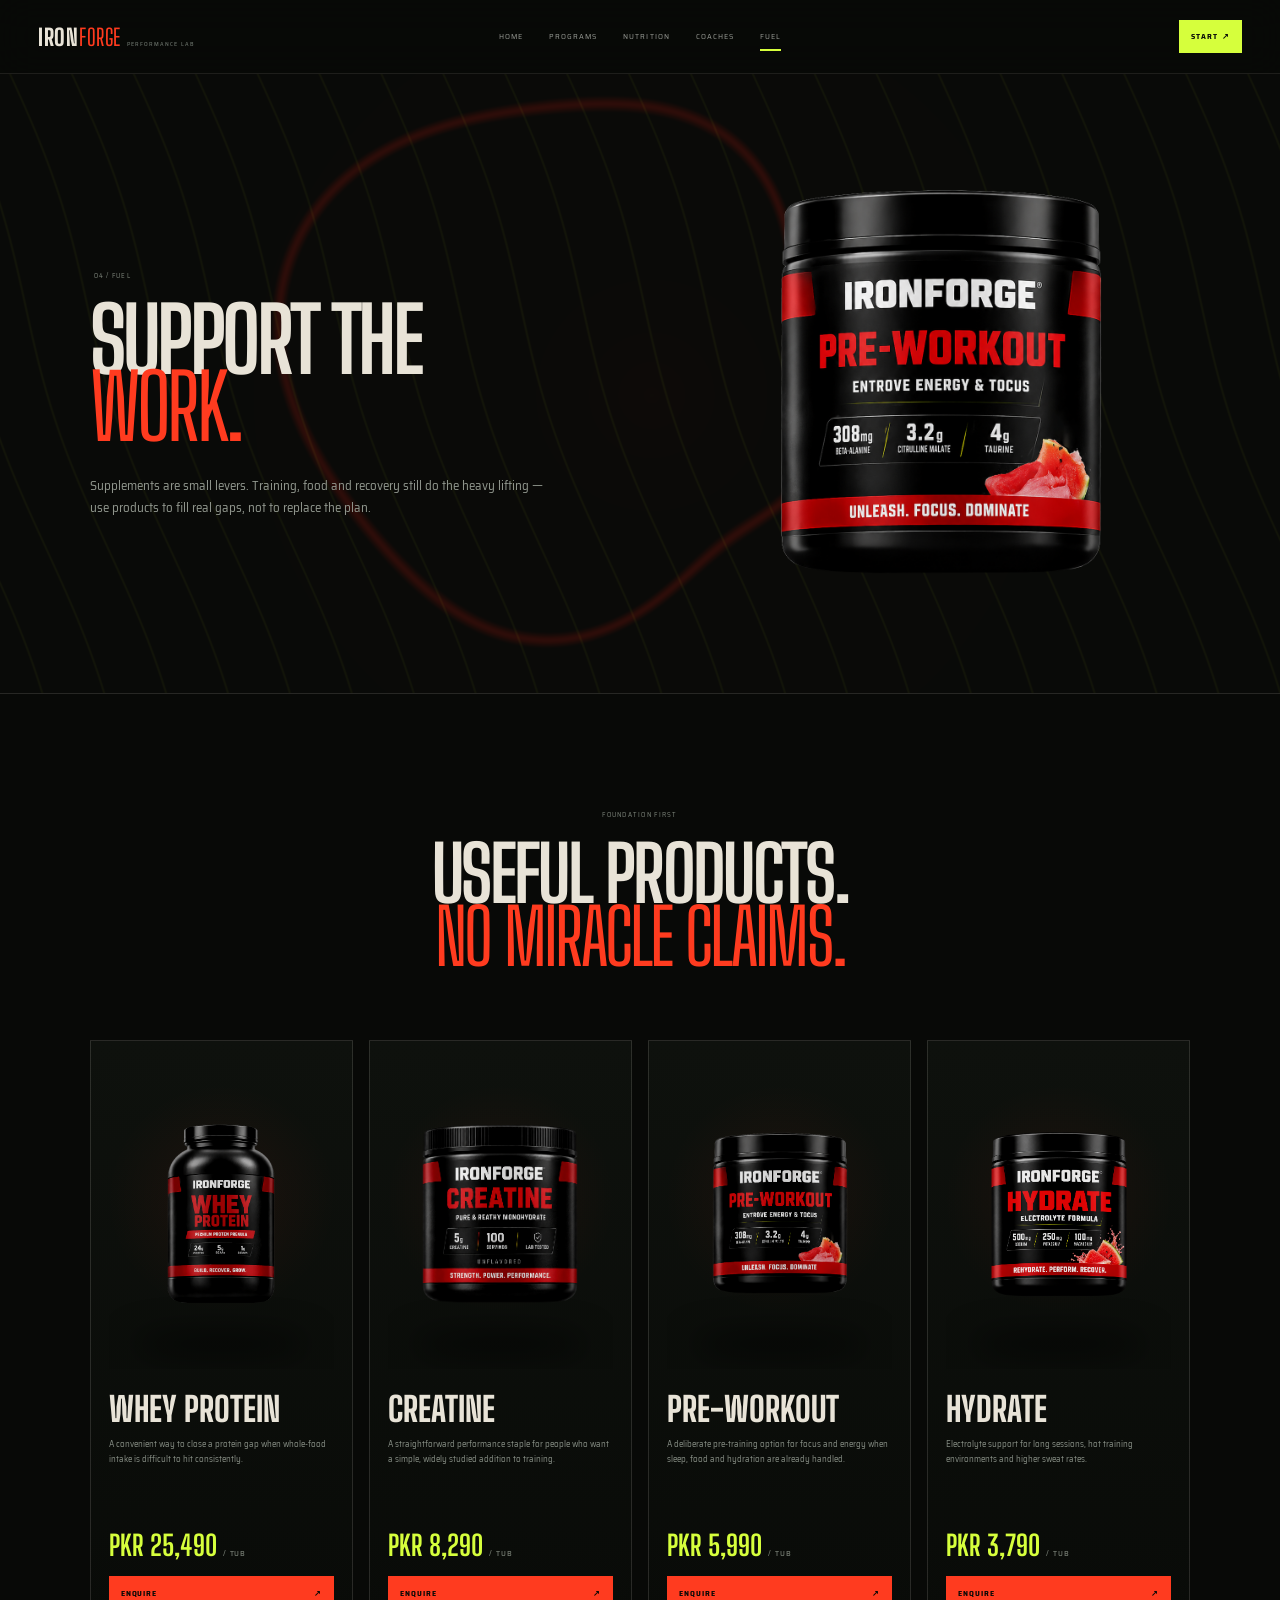
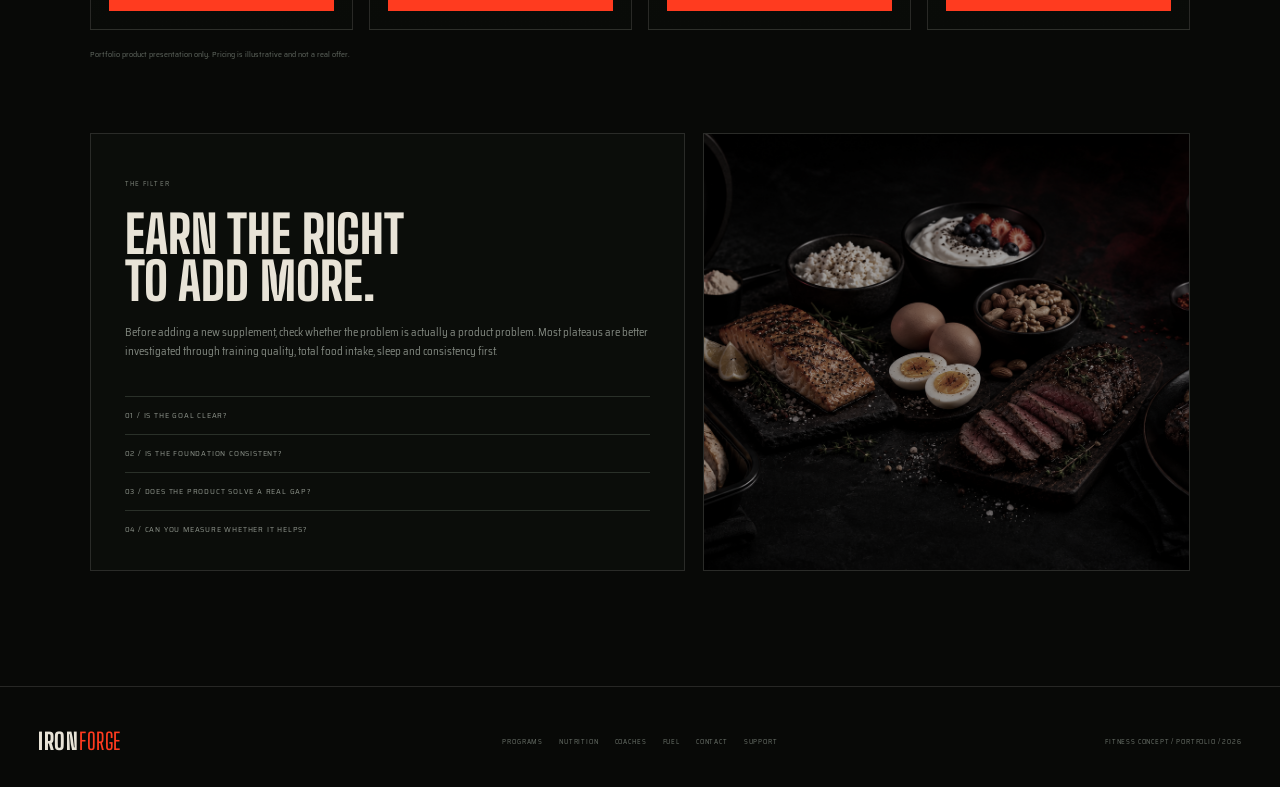
<file: supplements.html>
<!doctype html>
<html lang="en">

<head>
    <meta charset="utf-8">
    <meta name="viewport" content="width=device-width,initial-scale=1">
    <meta name="theme-color" content="#080907">
    <title>IRONFORGE — Fuel</title>
    <link rel="preconnect" href="https://fonts.googleapis.com">
    <link rel="preconnect" href="https://fonts.gstatic.com" crossorigin>
    <link
        href="https://fonts.googleapis.com/css2?family=Big+Shoulders+Display:wght@500;600;700;800;900&family=Saira+Semi+Condensed:wght@300;400;500;600&display=swap"
        rel="stylesheet">
    <link rel="stylesheet" href="styles.css">
</head>

<body class="fuel-page"><canvas id="forgeParticles" class="forge-particles"></canvas>
    <div class="noise"></div>
    <div class="forge-cursor"></div>
    <header class="site-nav"><a class="logo" href="index.html"><span>IRON</span><b>FORGE</b><small>PERFORMANCE
                LAB</small></a>
        <nav><a href="index.html">Home</a><a href="programs.html">Programs</a><a href="nutrition.html">Nutrition</a><a
                href="trainers.html">Coaches</a><a href="supplements.html">Fuel</a></nav>
        <div class="nav-tools"><a class="nav-cta magnetic" href="start.html">START ↗</a></div><button class="menu-btn"
            aria-expanded="false">MENU</button>
    </header>
    <main class="page-shell">
        <section class="page-hero"><canvas class="energy-canvas"></canvas>
            <div class="page-hero-copy reveal"><span class="micro hero-micro-align">04 / FUEL</span>
                <h1>SUPPORT THE<br><em>WORK.</em></h1>
                <p>Supplements are small levers. Training, food and recovery still do the heavy lifting — use products
                    to fill real gaps, not to replace the plan.</p>
            </div>
            <div class="page-hero-media contain-media reveal" data-tilt><img src="assets/PreWorkoutProduct.png"
                    alt="IRONFORGE pre-workout supplement"></div>
        </section>
        <section class="section">
            <header class="section-head reveal"><span class="micro">FOUNDATION FIRST</span>
                <h2>Useful products.<br><em>No miracle claims.</em></h2>
            </header>
            <div class="product-grid">
                <article class="product-card reveal clickable-card" tabindex="0" data-href="contact.html">
                    <div class="product-visual"><img src="assets/Whey.png" alt="IRONFORGE whey protein"></div>
                    <h3>Whey Protein</h3>
                    <p>A convenient way to close a protein gap when whole-food intake is difficult to hit consistently.
                    </p>
                    <div class="product-price">PKR 25,490 <small>/ TUB</small></div><a class="buy-btn"
                        href="contact.html"><span>ENQUIRE</span><b>↗</b></a>
                </article>
                <article class="product-card reveal clickable-card" tabindex="0" data-href="contact.html">
                    <div class="product-visual"><img src="assets/CreatineProduct.png" alt="IRONFORGE creatine"></div>
                    <h3>Creatine</h3>
                    <p>A straightforward performance staple for people who want a simple, widely studied addition to
                        training.</p>
                    <div class="product-price">PKR 8,290 <small>/ TUB</small></div><a class="buy-btn"
                        href="contact.html"><span>ENQUIRE</span><b>↗</b></a>
                </article>
                <article class="product-card reveal clickable-card" tabindex="0" data-href="contact.html">
                    <div class="product-visual"><img src="assets/PreWorkoutProduct.png" alt="IRONFORGE pre-workout"></div>
                    <h3>Pre-Workout</h3>
                    <p>A deliberate pre-training option for focus and energy when sleep, food and hydration are already
                        handled.</p>
                    <div class="product-price">PKR 5,990 <small>/ TUB</small></div><a class="buy-btn"
                        href="contact.html"><span>ENQUIRE</span><b>↗</b></a>
                </article>
                <article class="product-card reveal clickable-card" tabindex="0" data-href="contact.html">
                    <div class="product-visual"><img src="assets/Hydrate.png" alt="IRONFORGE hydration formula"></div>
                    <h3>Hydrate</h3>
                    <p>
    Electrolyte support for long sessions, hot training environments and higher sweat rates.
</p>
                    <div class="product-price">PKR 3,790 <small>/ TUB</small></div><a class="buy-btn"
                        href="contact.html"><span>ENQUIRE</span><b>↗</b></a>
                </article>
            </div>
            <p class="form-note fuel-product-note">Portfolio product presentation only. Pricing is illustrative and not a real offer.</p>
            <div class="fuel-extra">
                <article class="reveal"><span class="micro">THE FILTER</span>
                    <h3>Earn the right<br>to add more.</h3>
                    <p>Before adding a new supplement, check whether the problem is actually a product problem. Most
                        plateaus are better investigated through training quality, total food intake, sleep and
                        consistency first.</p>
                    <div class="fuel-checks"><span>01 / IS THE GOAL CLEAR?</span><span>02 / IS THE FOUNDATION
                            CONSISTENT?</span><span>03 / DOES THE PRODUCT SOLVE A REAL GAP?</span><span>04 / CAN YOU
                            MEASURE WHETHER IT HELPS?</span></div>
                </article>
                <article class="visual reveal"><img src="assets/ProteinAnchor.png"
                        alt="Training nutrition and supplementation"></article>
            </div>
        </section>
    </main>
    <footer class="footer"><a class="logo" href="index.html"><span>IRON</span><b>FORGE</b></a>
        <div class="footer-nav"><a href="programs.html">Programs</a><a href="nutrition.html">Nutrition</a><a
                href="trainers.html">Coaches</a><a href="supplements.html">Fuel</a><a href="contact.html">Contact</a><a
                href="support.html">Support</a></div>
        <div class="footer-meta">FITNESS CONCEPT / PORTFOLIO / 2026</div>
    </footer>
    <script src="script.js"></script>
</body>

</html>
</file>
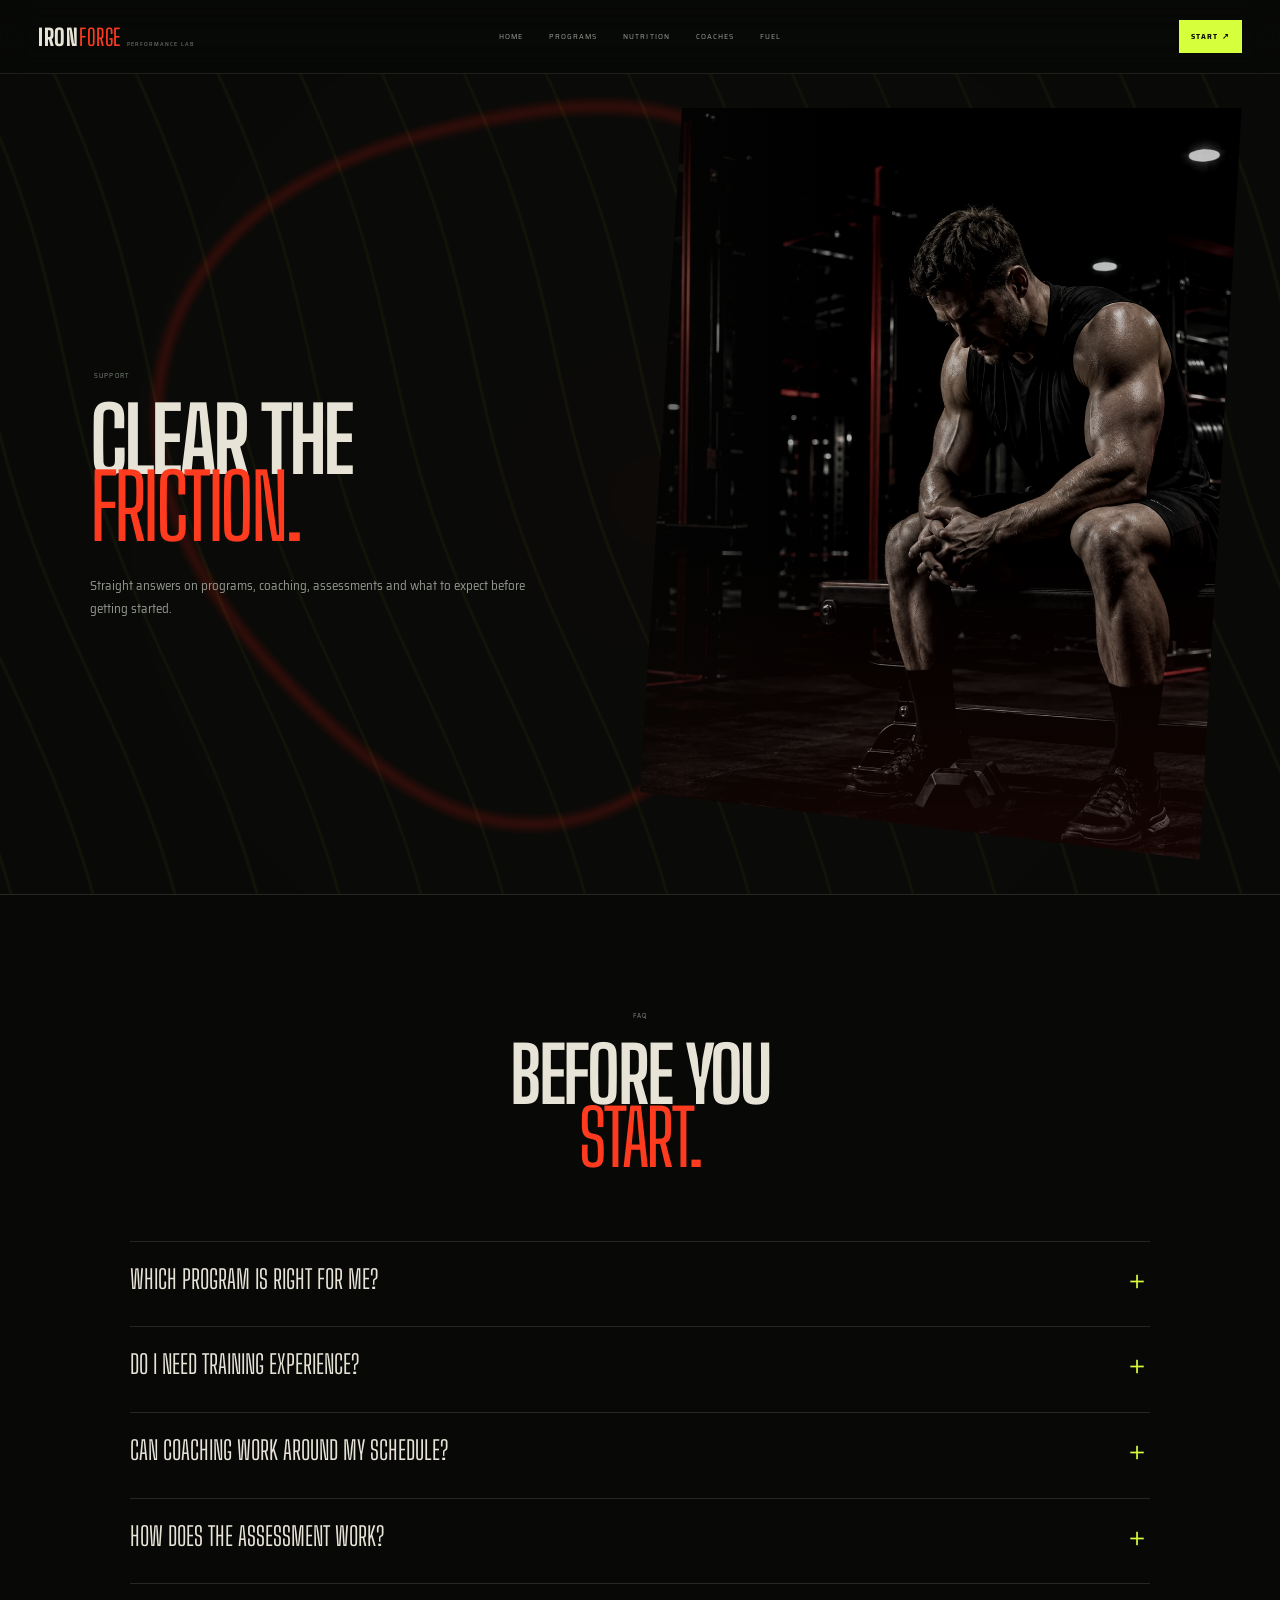
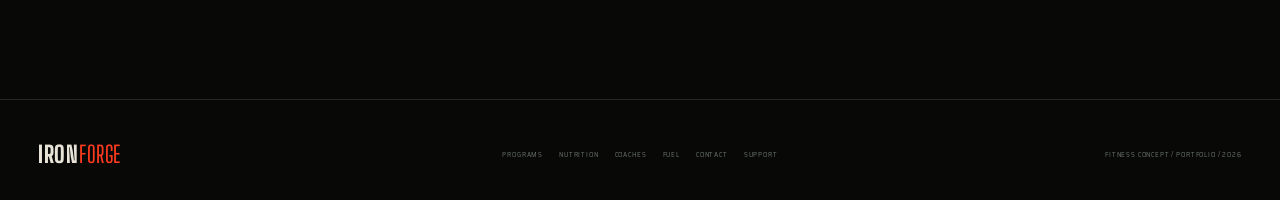
<file: support.html>
<!doctype html>
<html lang="en">

<head>
    <meta charset="utf-8">
    <meta name="viewport" content="width=device-width,initial-scale=1">
    <meta name="theme-color" content="#080907">
    <title>IRONFORGE — Support</title>
    <link rel="preconnect" href="https://fonts.googleapis.com">
    <link rel="preconnect" href="https://fonts.gstatic.com" crossorigin>
    <link
        href="https://fonts.googleapis.com/css2?family=Big+Shoulders+Display:wght@500;600;700;800;900&family=Saira+Semi+Condensed:wght@300;400;500;600&display=swap"
        rel="stylesheet">
    <link rel="stylesheet" href="styles.css">
</head>

<body class="support-page"><canvas id="forgeParticles" class="forge-particles"></canvas>
    <div class="noise"></div>
    <div class="forge-cursor"></div>
    <header class="site-nav"><a class="logo" href="index.html"><span>IRON</span><b>FORGE</b><small>PERFORMANCE
                LAB</small></a>
        <nav><a href="index.html">Home</a><a href="programs.html">Programs</a><a href="nutrition.html">Nutrition</a><a
                href="trainers.html">Coaches</a><a href="supplements.html">Fuel</a></nav>
        <div class="nav-tools"><a class="nav-cta magnetic" href="start.html">START ↗</a></div><button class="menu-btn"
            aria-expanded="false">MENU</button>
    </header>
    <main class="page-shell">
        <section class="page-hero compact"><canvas class="energy-canvas"></canvas>
            <div class="page-hero-copy reveal"><span class="micro hero-micro-align">SUPPORT</span>
                <h1>CLEAR THE<br><em>FRICTION.</em></h1>
                <p>
    Straight answers on programs, coaching, assessments and what to expect before getting started.
</p>
            </div>
            <div class="page-hero-media reveal" data-tilt><img src="assets/why.webp" alt="Dark training floor"></div>
        </section>
        <section class="section">
            <header class="section-head reveal"><span class="micro">FAQ</span>
                <h2>Before you<br><em>start.</em></h2>
            </header>
            <div class="faq-list">

    <article class="faq-item reveal">
        <button aria-expanded="false">
            <span>Which program is right for me?</span>
            <span>＋</span>
        </button>

        <div class="faq-answer">
            <div>
                <p>
                    The assessment looks at your goal, training experience, schedule and limitations
                    so the most suitable route can be recommended.
                </p>
            </div>
        </div>
    </article>

    <article class="faq-item reveal">
        <button aria-expanded="false">
            <span>Do I need training experience?</span>
            <span>＋</span>
        </button>

        <div class="faq-answer">
            <div>
                <p>
                    No. The Foundation Cycle is built for newer lifters, while the other blocks suit
                    people with more specific goals and training experience.
                </p>
            </div>
        </div>
    </article>

    <article class="faq-item reveal">
        <button aria-expanded="false">
            <span>Can coaching work around my schedule?</span>
            <span>＋</span>
        </button>

        <div class="faq-answer">
            <div>
                <p>
                    Yes. Available training days, equipment, recovery demands and other constraints
                    can be considered before a training path is recommended.
                </p>
            </div>
        </div>
    </article>

    <article class="faq-item reveal">
        <button aria-expanded="false">
            <span>How does the assessment work?</span>
            <span>＋</span>
        </button>

        <div class="faq-answer">
            <div>
                <p>
                    You provide your training background, main goal, available days and any
                    limitations. That context is used to guide the next step.
                </p>
            </div>
        </div>
    </article>

</div>
        </section>
    </main>
    <footer class="footer"><a class="logo" href="index.html"><span>IRON</span><b>FORGE</b></a>
        <div class="footer-nav"><a href="programs.html">Programs</a><a href="nutrition.html">Nutrition</a><a
                href="trainers.html">Coaches</a><a href="supplements.html">Fuel</a><a href="contact.html">Contact</a><a
                href="support.html">Support</a></div>
        <div class="footer-meta">FITNESS CONCEPT / PORTFOLIO / 2026</div>
    </footer>
    <script src="script.js"></script>
</body>

</html>
</file>
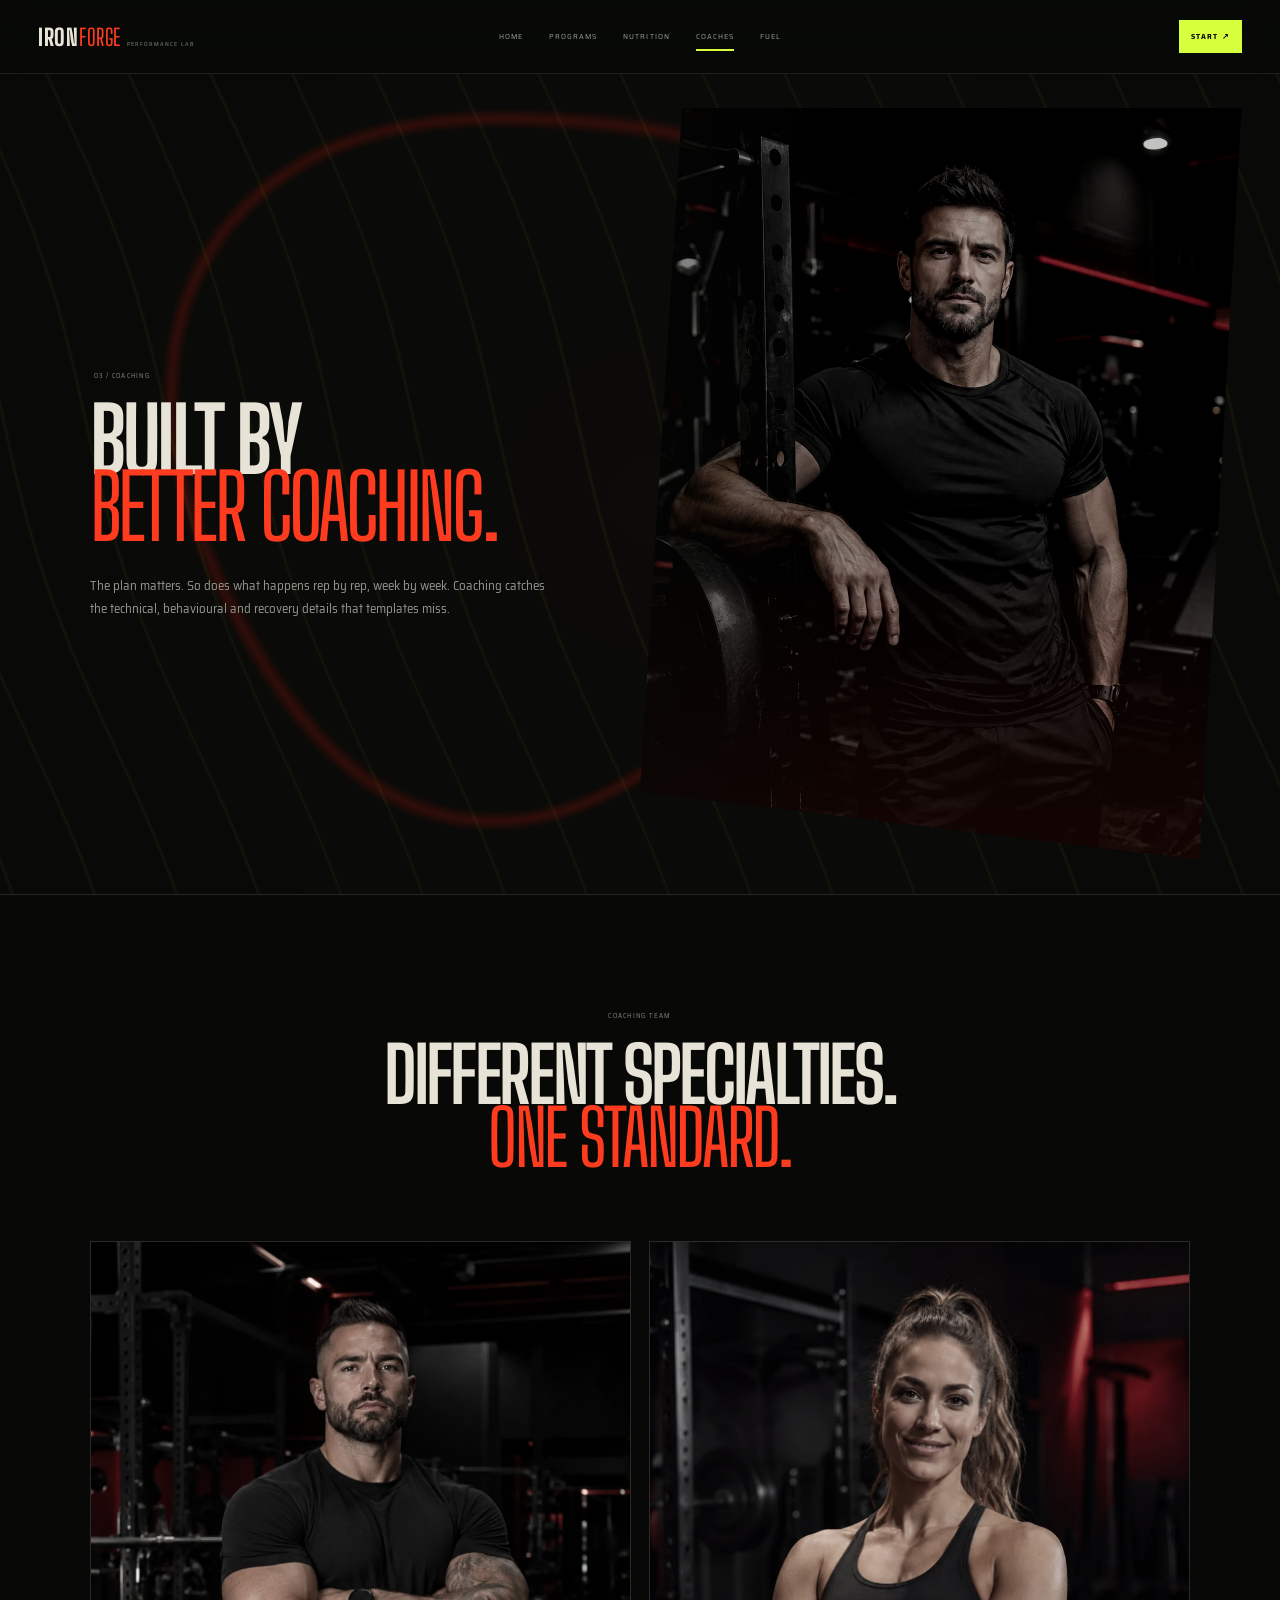
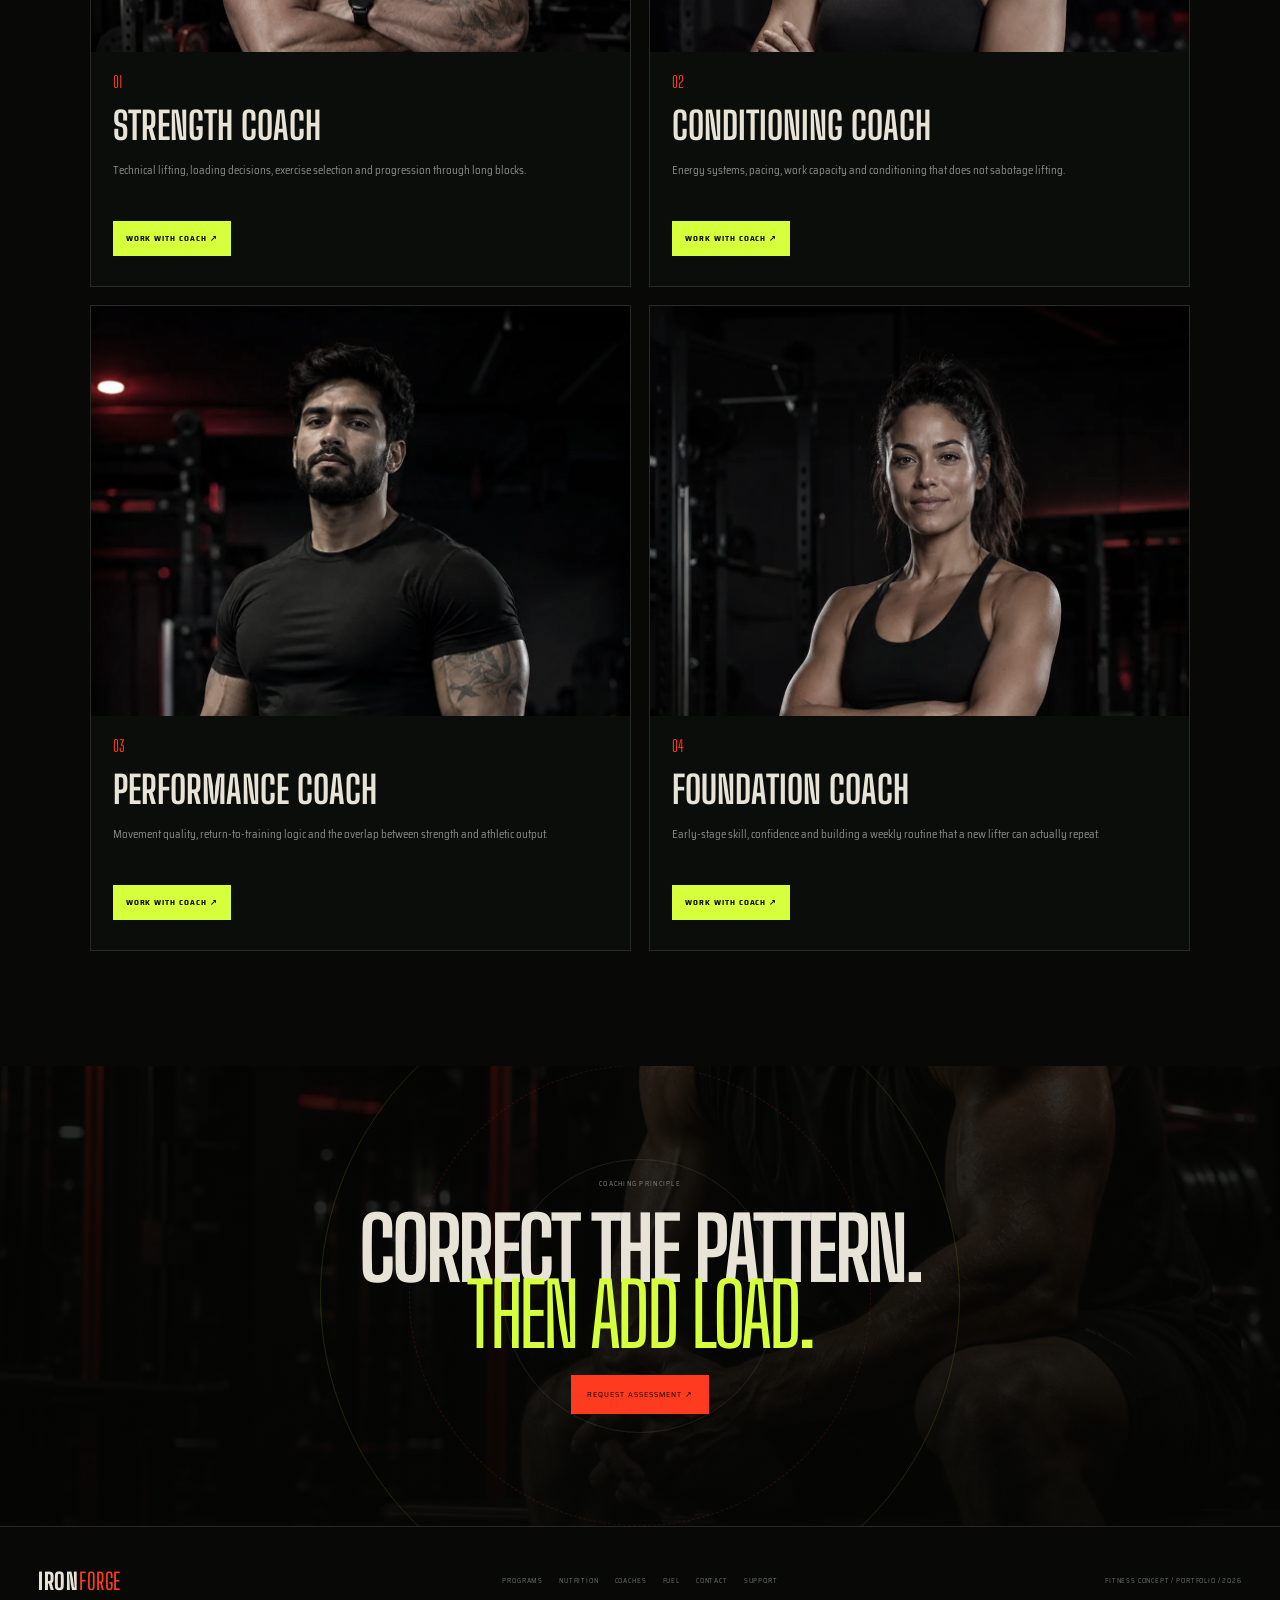
<file: trainers.html>
<!doctype html>
<html lang="en">

<head>
    <meta charset="utf-8">
    <meta name="viewport" content="width=device-width,initial-scale=1">
    <meta name="theme-color" content="#080907">
    <title>IRONFORGE — Coaches</title>
    <link rel="preconnect" href="https://fonts.googleapis.com">
    <link rel="preconnect" href="https://fonts.gstatic.com" crossorigin>
    <link
        href="https://fonts.googleapis.com/css2?family=Big+Shoulders+Display:wght@500;600;700;800;900&family=Saira+Semi+Condensed:wght@300;400;500;600&display=swap"
        rel="stylesheet">
    <link rel="stylesheet" href="styles.css">
</head>

<body class="coaches-page"><canvas id="forgeParticles" class="forge-particles"></canvas>
    <div class="noise"></div>
    <div class="forge-cursor"></div>
    <header class="site-nav"><a class="logo" href="index.html"><span>IRON</span><b>FORGE</b><small>PERFORMANCE
                LAB</small></a>
        <nav><a href="index.html">Home</a><a href="programs.html">Programs</a><a href="nutrition.html">Nutrition</a><a
                href="trainers.html">Coaches</a><a href="supplements.html">Fuel</a></nav>
        <div class="nav-tools"><a class="nav-cta magnetic" href="start.html">START ↗</a></div><button class="menu-btn"
            aria-expanded="false">MENU</button>
    </header>
    <main class="page-shell">
        <section class="page-hero"><canvas class="energy-canvas"></canvas>
            <div class="page-hero-copy reveal"><span class="micro hero-micro-align">03 / COACHING</span>
                <h1>BUILT BY<br><em>BETTER COACHING.</em></h1>
                <p>The plan matters. So does what happens rep by rep, week by week. Coaching catches the technical,
                    behavioural and recovery details that templates miss.</p>
            </div>
            <div class="page-hero-media coach-media reveal" data-tilt><img src="assets/coach.webp"
                    alt="Coach guiding an athlete"></div>
        </section>
        <section class="section">
            <header class="section-head reveal"><span class="micro">COACHING TEAM</span>
                <h2>Different specialties.<br><em>One standard.</em></h2>
            </header>
            <div class="content-grid">
                <article class="info-block coach-card reveal clickable-card" tabindex="0" data-href="start.html">
                    <div class="info-image"><img src="assets/trainer1.webp" alt="Strength coach portrait"></div><span
                        class="num">01</span>
                    <h3>Strength Coach</h3>
                    <p>Technical lifting, loading decisions, exercise selection and progression through long blocks.</p>
                    <a class="card-action" href="start.html">WORK WITH COACH ↗</a>
                </article>
                <article class="info-block coach-card reveal clickable-card" tabindex="0" data-href="start.html">
                    <div class="info-image"><img src="assets/trainer2.webp" alt="Conditioning coach portrait"></div>
                    <span class="num">02</span>
                    <h3>Conditioning Coach</h3>
                    <p>Energy systems, pacing, work capacity and conditioning that does not sabotage lifting.</p><a
                        class="card-action" href="start.html">WORK WITH COACH ↗</a>
                </article>
                <article class="info-block coach-card reveal clickable-card" tabindex="0" data-href="start.html">
                    <div class="info-image"><img src="assets/trainer3.webp" alt="Performance coach portrait"></div><span
                        class="num">03</span>
                    <h3>Performance Coach</h3>
                    <p>Movement quality, return-to-training logic and the overlap between strength and athletic output.
                    </p><a class="card-action" href="start.html">WORK WITH COACH ↗</a>
                </article>
                <article class="info-block coach-card reveal clickable-card" tabindex="0" data-href="start.html">
                    <div class="info-image"><img src="assets/trainer4.webp" alt="Foundation coach portrait"></div><span
                        class="num">04</span>
                    <h3>Foundation Coach</h3>
                    <p>Early-stage skill, confidence and building a weekly routine that a new lifter can actually
                        repeat.</p><a class="card-action" href="start.html">WORK WITH COACH ↗</a>
                </article>
            </div>
        </section>
        <section class="manifesto coach-principle">
            <div class="manifesto-ring" aria-hidden="true"><i></i></div><span class="micro reveal">COACHING
                PRINCIPLE</span>
            <h2 class="reveal">Correct the pattern.<br><em>Then add load.</em></h2><a class="magnetic reveal"
                href="start.html">REQUEST ASSESSMENT ↗</a>
        </section>
    </main>
    <footer class="footer"><a class="logo" href="index.html"><span>IRON</span><b>FORGE</b></a>
        <div class="footer-nav"><a href="programs.html">Programs</a><a href="nutrition.html">Nutrition</a><a
                href="trainers.html">Coaches</a><a href="supplements.html">Fuel</a><a href="contact.html">Contact</a><a
                href="support.html">Support</a></div>
        <div class="footer-meta">FITNESS CONCEPT / PORTFOLIO / 2026</div>
    </footer>
    <script src="script.js"></script>
</body>

</html>
</file>
<file: styles.css>
:root {
  --bg: #080907;
  --panel: #0e100d;
  --panel2: #121510;
  --bone: #e8e3d7;
  --muted: #8d938a;
  --volt: #d6ff3c;
  --red: #ff3b1f;
  --line: rgba(232, 227, 215, 0.14);
  --display: "Big Shoulders Display", sans-serif;
  --sans: "Saira Semi Condensed", sans-serif;
}

* {
  box-sizing: border-box;
}

html {
  scroll-behavior: smooth;
}

.info-block[id] {
  scroll-margin-top: 120px;
}

body {
  margin: 0;
  background: var(--bg);
  color: var(--bone);
  font-family: var(--sans);
  overflow-x: hidden;
}

body.lock {
  overflow: hidden;
}

a {
  color: inherit;
  text-decoration: none;
}

button,
input,
select,
textarea {
  font: inherit;
}

.page-shell {
  position: relative;
  z-index: 1;
  padding-top: 74px;
}

.noise {
  position: fixed;
  inset: 0;
  pointer-events: none;
  z-index: 90;
  opacity: 0.045;
  mix-blend-mode: screen;
  background-image: url("data:image/svg+xml,%3Csvg viewBox='0 0 170 170' xmlns='http://www.w3.org/2000/svg'%3E%3Cfilter id='n'%3E%3CfeTurbulence type='fractalNoise' baseFrequency='.8' numOctaves='4'/%3E%3C/filter id='n'%3E%3Crect width='100%25' height='100%25' filter='url(%23n)' opacity='.7'/%3E%3C/svg%3E");
}

.forge-particles {
  position: fixed;
  inset: 0;
  width: 100%;
  height: 100%;
  z-index: 0;
  pointer-events: none;
  opacity: 0.34;
}

.forge-cursor {
  position: fixed;
  width: 36px;
  height: 36px;
  border: 1px solid rgba(214, 255, 60, 0.55);
  border-radius: 50%;
  z-index: 120;
  pointer-events: none;
  transform: translate(-100px, -100px);
  mix-blend-mode: difference;
  transition:
    width 0.2s,
    height 0.2s,
    background 0.2s;
}

.forge-cursor.hot {
  width: 68px;
  height: 68px;
  background: rgba(214, 255, 60, 0.12);
}

.site-nav {
  position: fixed;
  z-index: 80;
  top: 0;
  left: 0;
  right: 0;
  height: 74px;
  display: grid;
  grid-template-columns: 1fr auto 1fr;
  align-items: center;
  padding: 0 3vw;
  background: rgba(8, 9, 7, 0.78);
  backdrop-filter: blur(18px);
  border-bottom: 1px solid rgba(232, 227, 215, 0.1);
}

.logo {
  display: inline-flex;
  align-items: baseline;
  gap: 1px;
  font-family: var(--display);
  font-size: 23px;
  letter-spacing: 0.02em;
}

.logo span {
  font-weight: 800;
}

.logo b {
  font-weight: 500;
  color: var(--red);
}

.logo small {
  font: 500 6px var(--sans);
  letter-spacing: 0.18em;
  color: #687068;
  margin-left: 5px;
}

.site-nav nav {
  display: flex;
  gap: 26px;
}

.site-nav nav a,
.nav-cta,
.menu-btn {
  font-size: 8px;
  letter-spacing: 0.13em;
  text-transform: uppercase;
  color: #969a93;
}

.site-nav nav a {
  position: relative;
}

.site-nav nav a:after {
  content: "";
  position: absolute;
  left: 0;
  right: 100%;
  bottom: -8px;
  height: 2px;
  background: var(--volt);
  transition: right 0.3s;
}

.site-nav nav a:hover:after,
.site-nav nav a.active:after {
  right: 0;
}

.nav-tools {
  justify-self: end;
  display: flex;
  align-items: center;
}

.nav-cta {
  color: #0a0b09;
  background: var(--volt);
  padding: 10px 12px;
  font-weight: 700;
}

.menu-btn {
  display: none;
  background: none;
  border: 0;
}

.section {
  padding: 115px 7vw;
}

.shell-wide {
  margin-left: 3vw;
  margin-right: 3vw;
}

.micro {
  font-size: 7px;
  letter-spacing: 0.18em;
  text-transform: uppercase;
  color: #7c8379;
}

.section-head {
  display: flex;
  flex-direction: column;
  align-items: center;
  text-align: center;
  gap: 22px;
  margin-bottom: 72px;
}

.section-head h2 {
  font-family: var(--display);
  font-size: clamp(52px, 6vw, 90px);
  line-height: 0.82;
  text-transform: uppercase;
  letter-spacing: -0.035em;
  margin: 0;
  max-width: 1100px;
}

.section-head h2 em {
  font-style: normal;
  font-weight: 500;
  color: var(--red);
}

/* universal button treatment */
a[class*="cta"],
.home-actions a,
.performance-copy > a,
.manifesto > a,
.table-row a,
.card-action,
.buy-btn,
.form-grid button {
  position: relative;
  overflow: hidden;
  transition:
    transform 0.3s ease,
    border-color 0.3s ease,
    color 0.3s ease,
    background 0.3s ease,
    box-shadow 0.3s ease;
}

.home-actions a:after,
.performance-copy > a:after,
.manifesto > a:after,
.table-row a:after,
.card-action:after,
.buy-btn:after,
.form-grid button:after,
.nav-cta:after {
  content: "";
  position: absolute;
  inset: -2px;
  transform: translateX(-120%) skewX(-18deg);
  background: linear-gradient(
    90deg,
    transparent,
    rgba(255, 255, 255, 0.25),
    transparent
  );
  transition: transform 0.55s ease;
}

.home-actions a:hover:after,
.performance-copy > a:hover:after,
.manifesto > a:hover:after,
.table-row a:hover:after,
.card-action:hover:after,
.buy-btn:hover:after,
.form-grid button:hover:after,
.nav-cta:hover:after {
  transform: translateX(120%) skewX(-18deg);
}

.home-actions a:hover,
.performance-copy > a:hover,
.manifesto > a:hover,
.table-row a:hover,
.card-action:hover,
.buy-btn:hover,
.form-grid button:hover,
.nav-cta:hover {
  transform: translateY(-3px);
  box-shadow: 0 10px 32px rgba(214, 255, 60, 0.11);
}

/* HOME HERO */
.home-hero {
  min-height: calc(100vh - 74px);
  display: grid;
  grid-template-columns: 1.05fr 0.95fr;
  grid-template-rows: 1fr auto;
  position: relative;
  overflow: hidden;
}

.energy-canvas {
  position: absolute;
  inset: 0;
  width: 100%;
  height: 100%;
  opacity: 0.5;
  pointer-events: none;
  mix-blend-mode: screen;
}

.home-copy {
  position: relative;
  z-index: 2;
  align-self: center;
  padding: 8vh 4vw 8vh 7vw;
}

.hero-meta {
  display: flex;
  align-items: center;
  gap: 13px;
  font-size: 7px;
  letter-spacing: 0.15em;
  color: #656c64;
  margin-left: 4px;
}

.hero-meta i {
  width: 42px;
  height: 1px;
  background: #51564f;
}

.home-copy h1 {
  font-family: var(--display);
  font-size: clamp(74px, 8.2vw, 126px);
  line-height: 0.7;
  text-transform: uppercase;
  letter-spacing: -0.045em;
  margin: 7vh 0 0;
  font-weight: 800;
}

.home-copy h1 span,
.home-copy h1 em {
  display: block;
}

.home-copy h1 em {
  font-style: normal;
  color: var(--red);
  font-weight: 500;
  padding-left: 0;
}

.home-copy > p {
  max-width: 610px;
  font-size: 14px;
  line-height: 1.7;
  color: #9da198;
  margin: 7vh 0 0;
}

.home-actions {
  margin: 34px 0 0;
  display: flex;
  gap: 12px;
  align-items: center;
}

.home-actions a {
  font-size: 8px;
  letter-spacing: 0.13em;
  text-transform: uppercase;
  border: 1px solid #353b34;
  padding: 12px 14px;
}

.home-actions .primary {
  background: var(--volt);
  border-color: var(--volt);
  color: #090a08;
  display: flex;
  gap: 28px;
}

.home-media {
  position: relative;
  z-index: 3;
  margin: 4vh 3vw 4vh 0;
  min-height: 680px;
  transform-style: preserve-3d;
  display: grid;
  place-items: center;
}

.home-media:before {
  content: "";
  position: absolute;
  inset: 7% 2% 4% 7%;
  background:
    radial-gradient(
      circle at 60% 40%,
      rgba(255, 59, 31, 0.15),
      transparent 46%
    ),
    linear-gradient(135deg, rgba(214, 255, 60, 0.08), transparent 44%);
  clip-path: polygon(7% 0, 100% 0, 93% 100%, 0 91%);
  border: 1px solid rgba(232, 227, 215, 0.12);
}

.home-media img {
  width: 88%;
  height: 88%;
  object-fit: cover;
  display: block;
  filter: saturate(0.48) contrast(1.12) brightness(0.72);
  clip-path: polygon(8% 0, 100% 0, 94% 92%, 0 100%);
  mask-image: linear-gradient(
    90deg,
    transparent 0,
    #000 8%,
    #000 94%,
    transparent 100%
  );
  transition:
    clip-path 0.5s ease,
    filter 0.5s ease;
}

.home-media:hover img {
  clip-path: polygon(3% 3%, 97% 0, 100% 96%, 0 100%);
  filter: saturate(0.58) contrast(1.15) brightness(0.8);
}

.home-media:after {
  content: "";
  position: absolute;
  inset: 8% 5% 7% 8%;
  pointer-events: none;
  background:
    linear-gradient(90deg, rgba(8, 9, 7, 0.38), transparent 25%),
    linear-gradient(0deg, rgba(255, 59, 31, 0.13), transparent 42%);
  clip-path: polygon(8% 0, 100% 0, 94% 92%, 0 100%);
}

.media-scan {
  position: absolute;
  z-index: 2;
  left: 7%;
  right: 5%;
  height: 1px;
  background: linear-gradient(90deg, transparent, var(--red), transparent);
  box-shadow: 0 0 17px rgba(255, 59, 31, 0.5);
  animation: scan 5s ease-in-out infinite;
}

@keyframes scan {
  0%,
  100% {
    top: 16%;
    opacity: 0.2;
  }

  50% {
    top: 82%;
    opacity: 0.9;
  }
}

.hero-telemetry {
  grid-column: 1/-1;
  position: relative;
  z-index: 4;
  border-top: 1px solid var(--line);
  display: flex;
  justify-content: space-between;
  padding: 11px 3vw;
  font-size: 7px;
  letter-spacing: 0.14em;
  color: #626861;
}

/* programs stage home */
.program-stage {
  display: grid;
  grid-template-columns: 1.1fr 0.9fr;
  gap: 5vw;
  align-items: center;
}

.program-list {
  border-top: 1px solid var(--line);
}

.program-row {
  display: grid;
  grid-template-columns: 38px 1fr 74px 20px;
  gap: 16px;
  align-items: center;

  padding: 20px 0;

  border-bottom: 1px solid var(--line);
  position: relative;
  isolation: isolate;
  overflow: hidden;
}

/* GREEN BACKGROUND */

.program-row::before {
  content: "";
  position: absolute;
  inset: 3px 0;
  background: linear-gradient(90deg, var(--volt), rgba(214, 255, 60, 0.88));

  transform: scaleX(0);
  transform-origin: left center;

  transition: transform 0.55s cubic-bezier(0.22, 1, 0.36, 1);

  z-index: -1;
}

/* NORMAL TEXT COLORS */

.program-row > span {
  font-family: var(--display);
  font-size: 16px;
  color: var(--red);

  transition: color 0.5s cubic-bezier(0.22, 1, 0.36, 1);
}

.program-row h3 {
  font-family: var(--display);
  font-size: 30px;
  text-transform: uppercase;
  margin: 0;

  color: var(--bone);

  transition: color 0.5s cubic-bezier(0.22, 1, 0.36, 1);
}

.program-row p {
  font-size: 8px;
  letter-spacing: 0.06em;
  color: #777d75;
  margin: 4px 0 0;

  transition: color 0.5s cubic-bezier(0.22, 1, 0.36, 1);
}

.program-row > b {
  font-size: 7px;
  letter-spacing: 0.1em;
  font-weight: 500;

  color: var(--bone);

  transition: color 0.5s cubic-bezier(0.22, 1, 0.36, 1);
}

.program-row > i {
  font-style: normal;
  font-size: 15px;

  color: var(--bone);

  transition: color 0.5s cubic-bezier(0.22, 1, 0.36, 1);
}

.program-row > span,
.program-row > div,
.program-row > b,
.program-row > i {
  transform: translateX(0);
  transition:
    transform 0.55s cubic-bezier(0.22, 1, 0.36, 1),
    color 0.45s ease;

  will-change: transform;
}

.program-row:hover > span,
.program-row:hover > div,
.program-row:hover > b,
.program-row:hover > i,
.program-row.active > span,
.program-row.active > div,
.program-row.active > b,
.program-row.active > i {
  transform: translateX(14px);
}

/* GREEN ENTER / EXIT */

.program-row:hover::before,
.program-row.active::before {
  transform: scaleX(1);
}

/* HOVER TEXT COLORS */

.program-row:hover > span,
.program-row.active > span {
  color: #080907;
}

.program-row:hover h3,
.program-row.active h3 {
  color: #080907;
}

.program-row:hover p,
.program-row.active p {
  color: #3c433a;
}

.program-row:hover > b,
.program-row.active > b {
  color: #080907;
}

.program-row:hover > i,
.program-row.active > i {
  color: #080907;
}

.program-preview {
  height: 520px;
  margin: 0;
  position: relative;
  overflow: hidden;
  align-self: center;
  clip-path: polygon(5% 0, 100% 0, 96% 100%, 0 100%);
  background: #080907;
}

.program-preview img {
  width: 100%;
  height: 100%;
  object-fit: cover;
  display: block;
  filter: saturate(0.46) contrast(1.12);
  transition:
    opacity 0.5s ease,
    transform 0.7s cubic-bezier(0.2, 0.8, 0.2, 1),
    filter 0.5s;
}

.program-preview.swap img {
  opacity: 0;
  transform: scale(1.06) translateX(2%);
  filter: saturate(0.1) brightness(0.55);
}

.program-preview figcaption {
  position: absolute;
  left: 16px;
  right: 16px;
  bottom: 16px;
  display: flex;
  justify-content: space-between;
  background: rgba(8, 9, 7, 0.72);
  backdrop-filter: blur(12px);
  padding: 12px;
  border: 1px solid rgba(232, 227, 215, 0.12);
  font-size: 7px;
  letter-spacing: 0.12em;
}

.program-preview figcaption b {
  color: var(--volt);
}

/* practical performance model */
.performance-band {
  display: grid;
  grid-template-columns: 0.82fr 1.18fr;
  gap: 7vw;
  align-items: center;
  background:
    linear-gradient(rgba(10, 12, 9, 0.94), rgba(10, 12, 9, 0.96)),
    url("assets/forge-performance.webp") center/cover;
  border: 1px solid var(--line);
  padding: 90px 5vw;
  position: relative;
  overflow: hidden;
}

.performance-band:before {
  content: "";
  position: absolute;
  inset: 0;
  background:
    radial-gradient(
      circle at 78% 35%,
      rgba(255, 59, 31, 0.06),
      transparent 35%
    ),
    linear-gradient(135deg, transparent 45%, rgba(214, 255, 60, 0.025));
}

.performance-copy {
  position: relative;
}

.performance-copy h2 {
  font-family: var(--display);
  font-size: clamp(54px, 6vw, 88px);
  line-height: 0.82;
  text-transform: uppercase;
  margin: 24px 0;
}

.performance-copy h2 em {
  font-style: normal;
  color: var(--red);
  font-weight: 500;
}

.performance-copy p {
  font-size: 12px;
  line-height: 1.8;
  color: #8a9087;
  max-width: 560px;
}

.performance-copy > a {
  display: inline-flex;
  margin-top: 25px;
  padding: 12px 14px;
  border: 1px solid #3b423a;
  font-size: 8px;
  letter-spacing: 0.12em;
}

.recovery-model {
  position: relative;
  border: 1px solid #272d26;
  padding: 24px;
  min-height: 490px;
  background: linear-gradient(180deg, #10130f, #090b08);
  display: flex;
  flex-direction: column;
  justify-content: center;
}

.recovery-top {
  display: flex;
  align-items: flex-start;
  justify-content: space-between;
  margin-bottom: 28px;
}

.recovery-top span {
  font-size: 7px;
  letter-spacing: 0.14em;
  color: #80877e;
}

.recovery-top b {
  font: 500 8px var(--sans);
  letter-spacing: 0.12em;
  color: var(--volt);
}

.recovery-steps {
  display: grid;
  grid-template-columns: repeat(3, 1fr);
  gap: 12px;
}

.recovery-step {
  position: relative;
  border: 1px solid #262c25;
  padding: 18px 14px 16px;
  min-height: 230px;
  background: #0d100c;
  transition:
    transform 0.35s,
    border-color 0.35s;
}

.recovery-step:hover {
  transform: translateY(-5px);
  border-color: rgba(214, 255, 60, 0.34);
}

.recovery-step:after {
  content: "→";
  position: absolute;
  right: -12px;
  top: 50%;
  z-index: 3;
  color: var(--red);
  font-size: 18px;
}

.recovery-step:last-child:after {
  display: none;
}

.recovery-step .step-num {
  font: 700 13px var(--display);
  color: var(--red);
}

.recovery-step h3 {
  font: 700 28px var(--display);
  text-transform: uppercase;
  margin: 34px 0 10px;
}

.recovery-step p {
  font-size: 9px;
  line-height: 1.55;
  color: #81877f;
  margin: 0;
}

.recovery-meter {
  height: 6px;
  background: #20251f;
  margin-top: 24px;
  overflow: hidden;
}

.recovery-meter i {
  display: block;
  height: 100%;
  background: linear-gradient(90deg, var(--red), var(--volt));
  width: var(--level);
}

.recovery-note {
  display: grid;
  grid-template-columns: auto 1fr;
  gap: 8px;
  align-items: end;
  border-top: 1px solid #262c25;
  margin-top: 22px;
  padding-top: 16px;
  font-size: 8px;
  line-height: 1.5;
  color: #6f766d;
}

.recovery-note span {
  padding-bottom: 3px;
}

.recovery-note b {
  font: 700 25px var(--display);
  color: var(--volt);
}

/* coaches + manifesto */
.coach-grid {
  display: grid;
  grid-template-columns: 1.1fr 0.8fr 1fr;
  gap: 16px;
}

.coach {
  height: 560px;
  position: relative;
  overflow: hidden;
}

.coach.offset {
  height: 500px;
  margin-top: 60px;
}

.coach img {
  width: 100%;
  height: 100%;
  object-fit: cover;
  display: block;
  filter: saturate(0.38) contrast(1.12);
  transition:
    transform 0.7s,
    filter 0.4s;
}

.coach:hover img {
  transform: scale(1.035);
  filter: saturate(0.65);
}

.coach:after {
  content: "";
  position: absolute;
  inset: 0;
  background: linear-gradient(0deg, rgba(8, 9, 7, 0.78), transparent 50%);
}

.coach > div {
  position: absolute;
  z-index: 2;
  left: 18px;
  right: 18px;
  bottom: 16px;
}

.coach > div span {
  font-family: var(--display);
  color: var(--red);
}

.coach h3 {
  font-family: var(--display);
  font-size: 42px;
  text-transform: uppercase;
  margin: 2px 0;
}

.coach p {
  font-size: 8px;
  letter-spacing: 0.09em;
  color: #a3a79f;
  margin: 0;
}

.manifesto {
  min-height: 66vh;
  display: flex;
  flex-direction: column;
  align-items: center;
  justify-content: center;
  text-align: center;
  position: relative;
  overflow: hidden;
  background: #050604;
  padding: 70px 5vw;
}

.manifesto-ring {
  position: absolute;
  width: min(54vw, 640px);
  aspect-ratio: 1;
  border: 1px solid rgba(214, 255, 60, 0.13);
  border-radius: 50%;
  display: grid;
  place-items: center;
}

.manifesto-ring:before,
.manifesto-ring i {
  content: "";
  position: absolute;
  width: 72%;
  height: 72%;
  border: 1px dashed rgba(255, 59, 31, 0.16);
  border-radius: 50%;
  animation: spin 22s linear infinite;
}

.manifesto-ring i {
  width: 43%;
  height: 43%;
  border-style: solid;
  border-color: rgba(232, 227, 215, 0.1);
  animation-direction: reverse;
}

@keyframes spin {
  to {
    transform: rotate(360deg);
  }
}

.manifesto h2 {
  position: relative;
  font-family: var(--display);
  font-size: clamp(58px, 6.8vw, 98px);
  line-height: 0.76;
  text-transform: uppercase;
  letter-spacing: -0.04em;
  margin: 27px 0;
}

.manifesto h2 em {
  font-style: normal;
  color: var(--volt);
  font-weight: 500;
}

.manifesto > a {
  position: relative;
  background: var(--red);
  color: #090a08;
  padding: 13px 16px;
  font-size: 8px;
  letter-spacing: 0.13em;
}

/* page heroes */
.page-hero {
  min-height: 620px;
  display: grid;
  grid-template-columns: 1fr 1fr;
  position: relative;
  overflow: hidden;
  border-bottom: 1px solid var(--line);
  background: #070806;
}

.page-hero.compact {
  min-height: 520px;
}

.page-hero > .energy-canvas {
  opacity: 0.42;
}

.page-hero-copy {
  position: relative;
  z-index: 2;
  padding: 90px 7vw 68px;
  display: flex;
  flex-direction: column;
  justify-content: center;
}

.page-hero-copy .micro {
  margin-bottom: 25px;
}

.page-hero-copy .hero-micro-align {
  margin-left: 4px;
}

.page-hero h1 {
  font-family: var(--display);
  font-size: clamp(62px, 7vw, 106px);
  line-height: 0.75;
  text-transform: uppercase;
  letter-spacing: -0.04em;
  margin: 0;
}

.page-hero h1 em {
  font-style: normal;
  color: var(--red);
  font-weight: 500;
}

.page-hero-copy p {
  font-size: 13px;
  line-height: 1.7;
  color: #91978e;
  max-width: 540px;
  margin: 35px 0 0;
}

.page-hero-media {
  position: relative;
  z-index: 2;
  overflow: hidden;
  margin: 34px 3vw 34px 0;
  clip-path: polygon(7% 0, 100% 0, 93% 100%, 0 91%);
  background: #0b0d0a;
}

.page-hero-media img {
  width: 100%;
  height: 100%;
  object-fit: cover;
  display: block;
  filter: saturate(0.45) contrast(1.12) brightness(0.76);
  transition:
    transform 0.65s,
    filter 0.5s;
}

.page-hero-media:hover img {
  transform: scale(1.025);
  filter: saturate(0.58) contrast(1.12) brightness(0.82);
}

.page-hero-media:after {
  content: "";
  position: absolute;
  inset: 0;
  background:
    linear-gradient(90deg, rgba(8, 9, 7, 0.45), transparent 35%),
    linear-gradient(0deg, rgba(255, 59, 31, 0.08), transparent 42%);
}

.page-hero-media.contain-media {
  clip-path: none;
  display: grid;
  place-items: center;
  background: transparent;
}

.page-hero-media.contain-media::after {
  display: none;
}

.page-hero-media.contain-media img {
  width: 84%;
  height: 86%;
  object-fit: contain;
  mix-blend-mode: normal;
  filter: none;
  border-radius: 0;
}

.page-hero-media.rope-media img {
  object-position: 72% center;
}

.page-hero-media.coach-media img {
  object-position: center 30%;
}

/* generic content cards */
.content-grid {
  display: grid;
  grid-template-columns: repeat(12, 1fr);
  gap: 18px;
}

.info-block {
  grid-column: span 6;
  border: 1px solid var(--line);
  padding: 0 0 30px;
  background: #0b0d0a;
  overflow: hidden;
  transition:
    transform 0.35s,
    border-color 0.35s,
    background 0.35s;
}

.info-block.wide {
  grid-column: span 6;
}

.info-block.narrow {
  grid-column: span 6;
}

.info-block:hover {
  transform: translateY(-7px);
  border-color: rgba(214, 255, 60, 0.3);
  background: #0e110d;
}

.info-block .num {
  display: block;
  padding: 20px 22px 0;
  font-family: var(--display);
  color: var(--red);
}

.info-block h3 {
  font-family: var(--display);
  font-size: 38px;
  text-transform: uppercase;
  margin: 12px 22px;
}

.info-block p {
  font-size: 11px;
  line-height: 1.75;
  color: #8a9088;
  margin: 0 22px;
  max-width: 600px;
}

.info-image {
  height: 320px;
  overflow: hidden;
}

.info-image img {
  width: 100%;
  height: 100%;
  object-fit: cover;
  object-position: center 25%;
  filter: saturate(0.48);
  transition:
    transform 0.7s,
    filter 0.4s;
}

.info-block:hover .info-image img {
  transform: scale(1.035);
  filter: saturate(0.7);
}

.card-action {
  display: inline-flex;
  margin: 22px 22px 0;
  padding: 10px 12px;
  border: 1px solid #3b423a;
  font-size: 8px;
  letter-spacing: 0.12em;
  text-transform: uppercase;
}

.overview-card .card-action {
  margin: 22px 0 0;
}

.clickable-card {
  cursor: pointer;
}

/* program overview redesigned */
.overview-section {
  padding-top: 90px;
}

.program-overview {
  display: grid;
  grid-template-columns: repeat(2, minmax(0, 1fr));
  gap: 16px;
  max-width: 1180px;
  margin: 0 auto;
}

.overview-card {
  border: 1px solid var(--line);
  padding: 28px;
  min-height: 235px;
  background: linear-gradient(145deg, #0f120e, #090b08);
  position: relative;
  overflow: hidden;
  transition:
    transform 0.35s,
    border-color 0.35s;
}

.overview-card:hover {
  transform: translateY(-5px);
  border-color: rgba(214, 255, 60, 0.34);
}

.overview-card:before {
  content: "";
  position: absolute;
  right: -80px;
  top: -80px;
  width: 210px;
  height: 210px;
  border: 1px solid rgba(255, 59, 31, 0.15);
  border-radius: 50%;
}

.overview-card header {
  display: flex;
  justify-content: space-between;
  gap: 18px;
  align-items: flex-start;
}

.overview-card h3 {
  font: 800 34px var(--display);
  text-transform: uppercase;
  margin: 0;
}

.overview-card strong {
  font: 700 26px var(--display);
  color: var(--volt);
}

.overview-card p {
  max-width: 520px;
  font-size: 10px;
  line-height: 1.7;
  color: #858b83;
}

.overview-tags {
  display: flex;
  flex-wrap: wrap;
  gap: 8px;
  margin-top: 28px;
}

.overview-tags span {
  font-size: 7px;
  letter-spacing: 0.11em;
  border: 1px solid #30372f;
  padding: 7px 9px;
  color: #858c82;
  text-transform: uppercase;
}

/* nutrition framework with all images */
.framework-grid {
  display: grid;
  grid-template-columns: repeat(2, minmax(0, 1fr));
  gap: 18px;
}

.framework-card {
  min-height: 470px;
  border: 1px solid var(--line);
  position: relative;
  overflow: hidden;
  background: #0a0c09;
}

.framework-card img {
  position: absolute;
  inset: 0;
  width: 100%;
  height: 100%;
  object-fit: cover;

  filter: saturate(0.72) brightness(0.82) contrast(1.05);

  transition:
    transform 0.7s cubic-bezier(0.2, 0.8, 0.2, 1),
    filter 0.5s ease;
}

.framework-card:hover img {
  transform: scale(1.04);

  filter: saturate(0.85) brightness(0.9) contrast(1.07);
}

.framework-card:after {
  content: "";
  position: absolute;
  inset: 0;
  background: linear-gradient(
    0deg,
    rgba(4, 5, 4, 0.9) 4%,
    rgba(4, 5, 4, 0.3) 55%,
    rgba(4, 5, 4, 0.05) 100%
  );
}

.framework-card > div {
  position: absolute;
  z-index: 2;
  left: 28px;
  right: 28px;
  bottom: 26px;
}

.framework-card .num {
  font: 700 15px var(--display);
  color: var(--red);
}

.framework-card h3 {
  font: 800 38px var(--display);
  text-transform: uppercase;
  margin: 10px 0;
}

.framework-card p {
  font-size: 10px;
  line-height: 1.65;
  color: #a3a89f;
  max-width: 560px;
}

/* coach page */
.coach-card .info-image {
  height: 410px;
}

.coach-card .info-image img {
  object-position: center top;
}

.coach-card .card-action {
  background: var(--volt);
  color: #080907;
  border-color: var(--volt);
  font-weight: 700;
}

.coach-principle {
  background-image:
    linear-gradient(rgba(5, 6, 4, 0.82), rgba(5, 6, 4, 0.94)),
    url("assets/why.webp");
  background-size: cover;
  background-position: center;
}

/* fuel */
.product-grid {
  display: grid;
  grid-template-columns: repeat(4, minmax(0, 1fr));
  gap: 16px;
}

.product-card {
  border: 1px solid var(--line);
  background: linear-gradient(180deg, #0e110d, #090b08);
  padding: 18px;
  display: flex;
  flex-direction: column;
  min-height: 590px;
  transition:
    transform 0.35s,
    border-color 0.35s;
}

.product-card:hover {
  transform: translateY(-7px);
  border-color: rgba(214, 255, 60, 0.35);
}

.product-visual {
  height: 310px;
  display: grid;
  place-items: center;
  background: radial-gradient(
    circle at 50% 45%,
    rgba(255, 59, 31, 0.07),
    transparent 56%
  );
  overflow: hidden;
  position: relative;
}

.product-visual:after {
  content: "";
  position: absolute;
  left: 10%;
  right: 10%;
  bottom: 12px;
  height: 26px;
  background: rgba(0, 0, 0, 0.55);
  filter: blur(16px);
  border-radius: 50%;
}

.product-visual img {
  position: relative;
  z-index: 2;
  width: 88%;
  height: 88%;
  object-fit: contain;

  mix-blend-mode: normal;

  filter: brightness(0.92) contrast(1.06) saturate(0.95);

  transition:
    transform 0.5s cubic-bezier(0.22, 1, 0.36, 1),
    filter 0.4s ease;
}

.product-card:hover .product-visual img {
  transform: scale(1.055);

  filter: brightness(1) contrast(1.07) saturate(1);
}

.product-card h3 {
  font: 800 34px var(--display);
  text-transform: uppercase;
  margin: 20px 0 8px;
}

.product-card p {
  font-size: 9px;
  line-height: 1.65;
  color: #858c83;
  margin: 0 0 20px;
}

.product-price {
  font: 700 28px var(--display);
  color: var(--volt);
  margin-top: auto;
}

.product-price small {
  font: 500 8px var(--sans);
  color: #72796f;
  letter-spacing: 0.12em;
}

.buy-btn {
  margin-top: 14px;
  display: flex;
  justify-content: space-between;
  align-items: center;
  background: var(--red);
  color: #080907;
  padding: 11px 12px;
  font-size: 8px;
  font-weight: 700;
  letter-spacing: 0.12em;
}

.fuel-extra {
  display: grid;
  grid-template-columns: 1.1fr 0.9fr;
  gap: 18px;
  margin-top: 72px;
}

.fuel-extra article {
  border: 1px solid var(--line);
  min-height: 430px;
  padding: 34px;
  position: relative;
  overflow: hidden;
  background: #0b0d0a;
}

.fuel-extra article.visual {
  padding: 0;
}

.fuel-extra article.visual img {
  width: 100%;
  height: 100%;
  object-fit: cover;
  filter: saturate(0.45) brightness(0.65);
}

.fuel-extra h3 {
  font: 800 52px/0.9 var(--display);
  text-transform: uppercase;
  margin: 18px 0;
}

.fuel-extra p {
  font-size: 11px;
  line-height: 1.8;
  color: #858b83;
  max-width: 560px;
}

.fuel-checks {
  display: grid;
  gap: 12px;
  margin-top: 34px;
}

.fuel-checks span {
  border-top: 1px solid #2a3029;
  padding-top: 12px;
  font-size: 8px;
  letter-spacing: 0.1em;
  color: #8b9188;
}

/* forms, faq, legal */
.form-section {
  display: grid;
  grid-template-columns: 0.75fr 1.25fr;
  gap: 8vw;
  position: relative;
  background:
    linear-gradient(90deg, rgba(8, 9, 7, 0.96), rgba(8, 9, 7, 0.92)),
    url("assets/contact-rope.webp") center/cover;
  background-attachment: fixed;
}

.form-intro h2 {
  font-family: var(--display);
  font-size: clamp(50px, 5.5vw, 82px);
  line-height: 0.8;
  text-transform: uppercase;
  margin: 20px 0 28px;
}

.form-intro h2 em {
  font-style: normal;
  color: var(--red);
}

.form-intro p {
  font-size: 12px;
  line-height: 1.7;
  color: #81877f;
}

.form-grid {
  display: grid;
  grid-template-columns: 1fr 1fr;
  gap: 24px 30px;
}

.form-grid label {
  display: flex;
  flex-direction: column;
  gap: 9px;
}

.form-grid label span {
  font-size: 7px;
  letter-spacing: 0.13em;
  color: #6e756d;
  text-transform: uppercase;
}

.form-grid input,
.form-grid select,
.form-grid textarea {
  background: transparent;
  border: 0;
  border-bottom: 1px solid #3b423a;
  color: var(--bone);
  padding: 10px 0;
  outline: none;
  border-radius: 0;
}

.form-grid option {
  background: #0e100d;
}

.form-grid .wide {
  grid-column: 1/-1;
}

.form-grid button {
  grid-column: 1/-1;
  justify-self: start;
  background: var(--volt);
  color: #090a08;
  border: 0;
  padding: 12px 16px;
  font-size: 8px;
  letter-spacing: 0.12em;
  cursor: pointer;
}

.form-note {
  grid-column: 1/-1;
  font-size: 8px !important;
  color: #636a62 !important;
  margin-top: -10px;
}

.fuel-product-note {
  margin-top: 18px;
}

.faq-list {
  max-width: 1020px;
  margin: 0 auto;
  border-top: 1px solid var(--line);
}

.faq-item {
  border-bottom: 1px solid var(--line);
}

.faq-item button {
  width: 100%;
  background: none;
  border: 0;
  color: var(--bone);
  display: flex;
  justify-content: space-between;
  padding: 21px 0 10px;
  text-align: left;
  font-family: var(--display);
  font-size: 26px;
  text-transform: uppercase;
  cursor: pointer;
}

.faq-answer {
  display: grid;
  grid-template-rows: 0fr;

  transition: grid-template-rows 0.5s cubic-bezier(0.22, 1, 0.36, 1);
}

.faq-answer p {
  min-height: 0;
  overflow: hidden;

  font-size: 11px;
  line-height: 1.7;
  color: #7f867e;
  margin: 0;
  max-width: 760px;

  opacity: 0;
  transform: translateY(-8px);
  padding-bottom: 0;

  transition:
    opacity 0.35s ease,
    transform 0.5s cubic-bezier(0.22, 1, 0.36, 1),
    padding-bottom 0.5s cubic-bezier(0.22, 1, 0.36, 1);
}

.faq-item.open .faq-answer {
  grid-template-rows: 1fr;
}

.faq-item.open .faq-answer p {
  opacity: 1;
  transform: translateY(0);
  padding-bottom: 22px;
}

.faq-item button span:last-child {
  color: var(--volt);
  display: inline-block;
  transition: transform 0.45s cubic-bezier(0.22, 1, 0.36, 1);
}

.faq-item.open button span:last-child {
  transform: rotate(45deg);
}

.legal {
  max-width: 900px;
  margin: 0 auto;
}

.legal section {
  border-top: 1px solid var(--line);
  padding: 27px 0;
}

.legal h2 {
  font-family: var(--display);
  font-size: 34px;
  text-transform: uppercase;
  margin: 0 0 12px;
}

.legal p {
  font-size: 11px;
  line-height: 1.8;
  color: #80867f;
}

.nutrition-rule-band {
  margin-bottom: 80px;
}

.footer {
  position: relative;
  z-index: 2;
  border-top: 1px solid var(--line);
  padding: 40px 3vw 32px;
  display: grid;
  grid-template-columns: 1fr auto 1fr;
  gap: 25px;
  align-items: center;
}

.footer > .logo {
  align-self: center;
}

.footer-nav {
  display: flex;
  gap: 16px;
  align-items: center;
  justify-content: center;
}

.footer-nav a,
.footer-meta {
  font-size: 7px;
  letter-spacing: 0.12em;
  color: #6a7169;
  text-transform: uppercase;
}

.footer-meta {
  justify-self: end;
  align-self: center;
}

.reveal {
  opacity: 0;
  transform: translateY(22px);
  transition:
    opacity 0.78s,
    transform 0.78s cubic-bezier(0.2, 0.7, 0.2, 1);
}

.reveal.in {
  opacity: 1;
  transform: none;
}

@media (max-width: 1100px) {
  .section {
    padding: 95px 6vw;
  }

  .product-grid {
    grid-template-columns: repeat(2, 1fr);
  }

  .program-stage {
    grid-template-columns: 1fr;
  }

  .program-preview {
    height: 600px;
  }

  .fuel-extra {
    grid-template-columns: 1fr;
  }

  .page-hero-media.contain-media img {
    width: 72%;
    height: 86%;
  }
}

@media (max-width: 1020px) {
  .site-nav {
    grid-template-columns: 1fr auto;
  }

  .site-nav nav,
  .nav-tools {
    display: none;
  }

  .menu-btn {
    display: block;
  }

  .home-hero {
    grid-template-columns: 1fr;
    grid-template-rows: auto auto auto;
  }

  .home-copy {
    padding-top: 11vh;
  }

  .home-media {
    min-height: 650px;
    margin: 0 7vw 7vh;
  }

  .performance-band {
    grid-template-columns: 1fr;
  }

  .coach-grid {
    grid-template-columns: 1fr 1fr;
  }

  .coach:nth-child(3) {
    grid-column: 1/-1;
  }

  .page-hero {
    grid-template-columns: 1fr;
  }

  .page-hero-media {
    min-height: 500px;
    margin: 0 7vw 60px;
  }

  .form-section {
    grid-template-columns: 1fr;
  }

  .framework-grid {
    grid-template-columns: 1fr;
  }

  .content-grid {
    grid-template-columns: 1fr;
  }

  .info-block,
  .info-block.wide,
  .info-block.narrow {
    grid-column: auto;
  }

  .program-overview {
    grid-template-columns: 1fr;
  }

  .page-hero-media.contain-media img {
    width: 62%;
    height: 88%;
  }
}

@media (max-width: 680px) {
  .nutrition-rule-band {
    margin-bottom: 60px;
  }

  .section {
    padding: 72px 5vw;
  }

  .forge-cursor,
  .forge-particles {
    display: none;
  }

  .site-nav {
    height: 64px;
    padding: 0 18px;
  }

  .logo small {
    display: none;
  }

  .page-shell {
    padding-top: 64px;
  }

  .home-copy {
    padding: 70px 18px 60px;
  }

  .hero-meta span:last-child,
  .hero-meta i {
    display: none;
  }

  .home-copy h1 {
    font-size: clamp(62px, 20vw, 88px);
  }

  .home-copy > p,
  .home-actions {
    margin-left: 0;
  }

  .home-actions {
    align-items: flex-start;
    flex-direction: column;
  }

  .home-media {
    min-height: 500px;
    margin: 0 18px 50px;
  }

  .hero-telemetry {
    padding: 10px 18px;
  }

  .hero-telemetry span:nth-child(2) {
    display: none;
  }

  .section-head {
    margin-bottom: 52px;
  }

  .section-head h2 {
    font-size: 52px;
  }

  .program-row {
    grid-template-columns: 30px 1fr 20px;
  }

  .program-row > b {
    display: none;
  }

  .program-row h3 {
    font-size: 27px;
  }

  .program-preview {
    height: 430px;
  }

  .performance-band {
    margin: 0;
    padding: 78px 18px;
  }

  .performance-copy h2 {
    font-size: 56px;
  }

  .recovery-steps {
    grid-template-columns: 1fr;
  }

  .recovery-step:after {
    content: "↓";
    right: 50%;
    top: auto;
    bottom: -15px;
  }

  .coach-grid {
    display: block;
  }

  .coach,
  .coach.offset {
    height: 470px;
    margin: 0 0 14px;
  }

  .manifesto {
    min-height: 56vh;
  }

  .manifesto h2 {
    font-size: 55px;
  }

  .page-hero,
  .page-hero.compact {
    min-height: auto;
  }

  .page-hero-copy {
    padding: 72px 18px 50px;
  }

  .page-hero h1 {
    font-size: 58px;
  }

  .page-hero-media {
    min-height: 380px;
    margin: 0 18px 40px;
  }

  .page-hero-media.contain-media img {
    width: 78%;
    height: 88%;
  }

  .framework-card {
    min-height: 420px;
  }

  .product-grid {
    grid-template-columns: 1fr;
  }

  .product-card {
    min-height: 540px;
  }

  .fuel-extra article {
    min-height: 380px;
    padding: 26px;
  }

  .form-grid {
    grid-template-columns: 1fr;
  }

  .form-grid .wide,
  .form-grid button,
  .form-note {
    grid-column: 1;
  }

  .footer {
    grid-template-columns: 1fr;
    gap: 18px;
    padding: 30px 18px;
  }

  .footer-nav {
    justify-content: flex-start;
    flex-wrap: wrap;
  }

  .footer-meta {
    justify-self: start;
  }

  .media-scan,
  .manifesto-ring:before,
  .manifesto-ring i {
    animation: none;
  }
}

@media (prefers-reduced-motion: reduce) {
  html {
    scroll-behavior: auto;
  }

  .reveal {
    opacity: 1;
    transform: none;
    transition: none;
  }

  .media-scan,
  .manifesto-ring:before,
  .manifesto-ring i {
    animation: none;
  }

  .forge-cursor,
  .forge-particles {
    display: none;
  }
}

/* =========================================================
   FINAL RESPONSIVE PASS
   NAV / HOME HERO / TRAINING SYSTEMS
   ========================================================= */

/* ---------- LARGE + NORMAL DESKTOP ---------- */

@media (min-width: 1021px) {
  /* Stop the hero becoming gigantic on tall / 4K screens */
  .home-hero {
    min-height: 680px;
    height: clamp(680px, calc(100vh - 74px), 860px);
  }

  .home-copy {
    padding: clamp(58px, 7vh, 86px) 4vw clamp(58px, 7vh, 86px) 7vw;
  }

  .home-copy h1 {
    margin-top: clamp(42px, 5vh, 64px);
  }

  .home-copy > p {
    margin-top: clamp(30px, 4vh, 48px);
  }

  .home-media {
    min-height: 0;
    height: clamp(560px, 72vh, 680px);
    margin: 30px 3vw 30px 0;
  }
}

/* ---------- LAPTOP 1024–1180 ---------- */
/* Keep Training Systems side-by-side */

@media (min-width: 1021px) and (max-width: 1180px) {
  .program-stage {
    grid-template-columns: minmax(0, 1.12fr) minmax(320px, 0.88fr);
    gap: 3vw;
    align-items: center;
  }

  .program-preview {
    display: block;
    height: 470px;
  }

  .program-row {
    grid-template-columns: 34px 1fr 62px 18px;
    gap: 12px;
  }

  .program-row h3 {
    font-size: 27px;
  }
}

/* ---------- TABLET + MOBILE ---------- */

@media (max-width: 1020px) {
  /* =========================
       HOME HERO
       Image becomes part of hero,
       not a separate block underneath
       ========================= */

  .home-hero {
    height: auto;
    min-height: 680px;

    grid-template-columns: 1fr;
    grid-template-rows: 1fr auto;
  }

  .home-copy {
    position: relative;
    z-index: 3;

    min-height: 630px;

    padding: 90px 7vw 100px;
  }

  .home-media {
    position: absolute;
    inset: 0;

    width: 100%;
    height: 100%;
    min-height: 0;

    margin: 0;

    opacity: 0.42;

    z-index: 1;
    pointer-events: none;
  }

  .home-media img {
    width: 100%;
    height: 100%;

    object-fit: cover;
    object-position: 64% center;

    clip-path: none;
    mask-image: none;
  }

  .home-media::before,
  .home-media::after,
  .media-scan {
    display: none;
  }

  .home-hero::after {
    content: "";

    position: absolute;
    inset: 0;

    z-index: 2;
    pointer-events: none;

    background:
      linear-gradient(
        90deg,
        rgba(8, 9, 7, 0.96) 0%,
        rgba(8, 9, 7, 0.82) 42%,
        rgba(8, 9, 7, 0.38) 100%
      ),
      linear-gradient(0deg, rgba(8, 9, 7, 0.88) 0%, transparent 52%);
  }

  .hero-telemetry {
    position: relative;
    z-index: 4;
  }

  /* =========================
       TRAINING SYSTEMS
       No pointless hover preview
       on touch-sized screens
       ========================= */

  .program-stage {
    grid-template-columns: 1fr;
    gap: 0;
  }

  .program-preview {
    display: none;
  }

  /* Remove desktop "selected" state */
  .program-row.active::before {
    transform: scaleX(0);
  }

  .program-row.active > span,
  .program-row.active > div,
  .program-row.active > b,
  .program-row.active > i {
    transform: none;
  }

  .program-row.active > span {
    color: var(--red);
  }

  .program-row.active h3 {
    color: var(--bone);
  }

  .program-row.active p {
    color: #777d75;
  }

  .program-row.active > b,
  .program-row.active > i {
    color: var(--bone);
  }
}

/* ---------- SMALL PHONES ---------- */

@media (max-width: 680px) {
  .site-nav.mobile-open {
    min-height: 64px;
    padding: 0 18px;
  }

  .site-nav.mobile-open nav {
    gap: 0 18px;
    padding-top: 14px;
  }

  .site-nav.mobile-open nav a {
    font-size: 10px;
    padding: 10px 0;
  }

  /* More compact mobile hero */
  .home-hero {
    min-height: 640px;
  }

  .home-copy {
    min-height: 590px;
    padding: 76px 18px 88px;
  }

  .home-media {
    opacity: 0.36;
  }

  .home-media img {
    object-position: 66% center;
  }

  .home-hero::after {
    background:
      linear-gradient(
        90deg,
        rgba(8, 9, 7, 0.97) 0%,
        rgba(8, 9, 7, 0.84) 58%,
        rgba(8, 9, 7, 0.48) 100%
      ),
      linear-gradient(0deg, rgba(8, 9, 7, 0.9) 0%, transparent 54%);
  }
}

/* Touch devices should never depend on hover */

@media (hover: none), (pointer: coarse) {
  .program-row:hover::before {
    transform: scaleX(0);
  }

  .program-row:hover > span,
  .program-row:hover > div,
  .program-row:hover > b,
  .program-row:hover > i {
    transform: none;
  }

  .program-row:hover > span {
    color: var(--red);
  }

  .program-row:hover h3 {
    color: var(--bone);
  }

  .program-row:hover p {
    color: #777d75;
  }

  .program-row:hover > b,
  .program-row:hover > i {
    color: var(--bone);
  }

  /* short physical tap feedback instead */
  .program-row:active::before {
    transform: scaleX(1);
  }

  .program-row:active > span,
  .program-row:active h3,
  .program-row:active > b,
  .program-row:active > i {
    color: #080907;
  }

  .program-row:active p {
    color: #3c433a;
  }
}

@media (min-width: 1021px) {
  .home-principle {
    min-height: clamp(500px, 56vh, 640px);
    padding: 64px 5vw;
  }
}

/* Large-screen coach image protection */
@media (min-width: 1700px) {
  .coaches .coach-grid {
    max-width: 1900px;
    margin-left: auto;
    margin-right: auto;
  }

  .coaches .coach {
    height: 680px;
  }

  .coaches .coach.offset {
    height: 620px;
    margin-top: 60px;
  }

  .coaches .coach img {
    object-position: center 22%;
  }
}

@media (min-width: 681px) and (max-width: 1020px) {
  .coaches .coach:nth-child(3) {
    height: 640px;
  }

  .coaches .coach:nth-child(3) img {
    object-position: center 15%;
  }
}

/* =========================================================
   FINAL MOBILE / TABLET DROPDOWN MENU
   Top navbar never moves.
   No scaling = no stretching.
   ========================================================= */

@media (max-width: 1020px) {
  /* TOP BAR */
  .site-nav,
  .site-nav.mobile-open {
    height: 74px;
    min-height: 74px;

    display: grid;
    grid-template-columns: 1fr auto;
    align-items: center;

    overflow: visible;

    background: rgba(8, 9, 7, 0.94);
  }

  /* MENU / CLOSE — IDENTICAL POSITION */
  .menu-btn,
  .site-nav.mobile-open .menu-btn {
    display: block;

    position: absolute;
    top: 50%;
    right: clamp(18px, 3vw, 36px);

    width: 56px;

    margin: 0;
    padding: 0;

    transform: translateY(-50%);

    text-align: center;
    white-space: nowrap;

    z-index: 10;
  }

  /* DROPDOWN BACKGROUND */
  .site-nav::before {
    content: "";

    position: absolute;
    top: 74px;
    left: 0;
    right: 0;

    height: 215px;

    background: rgba(8, 9, 7, 0.98);
    border-bottom: 1px solid rgba(232, 227, 215, 0.1);
    box-shadow: 0 22px 40px rgba(0, 0, 0, 0.38);

    clip-path: inset(0 0 100% 0);
    opacity: 0;

    pointer-events: none;

    transition:
      clip-path 0.48s cubic-bezier(0.22, 1, 0.36, 1),
      opacity 0.25s ease;

    z-index: 0;
  }

  .site-nav.mobile-open::before {
    clip-path: inset(0 0 0 0);
    opacity: 1;
  }

  /* LINKS */
  .site-nav nav,
  .site-nav.mobile-open nav {
    display: grid;

    position: absolute;

    top: 74px;
    left: clamp(18px, 3vw, 36px);
    right: clamp(18px, 3vw, 36px);

    width: auto;
    margin: 0;

    grid-template-columns: repeat(2, minmax(0, 1fr));
    gap: 0 28px;

    padding: 16px 0 4px;

    border-top: 1px solid rgba(232, 227, 215, 0.1);

    opacity: 0;

    visibility: hidden;
    pointer-events: none;

    transition:
      opacity 0.18s ease,
      visibility 0s linear 0.38s;
  }

  .site-nav nav a,
  .site-nav.mobile-open nav a {
    font-family: var(--sans);
    font-size: 11px;
    font-weight: 600;
    letter-spacing: 0.12em;
    line-height: 1.4;
    text-transform: uppercase;

    padding: 10px 0;

    color: #969c94;
  }

  .site-nav nav a::after {
    display: none;
  }

  .site-nav nav a.active {
    color: var(--volt);
  }

  .site-nav.mobile-open nav {
    opacity: 1;

    visibility: visible;
    pointer-events: auto;

    transition-delay: 0.08s, 0s;
  }

  /* START BUTTON */
  .site-nav .nav-tools,
  .site-nav.mobile-open .nav-tools {
    display: flex;

    position: absolute;

    top: 216px;
    right: clamp(18px, 3vw, 36px);

    width: auto;
    justify-content: flex-start;

    margin: 0;

    opacity: 0;

    visibility: hidden;
    pointer-events: none;

    transition:
      opacity 0.18s ease,
      visibility 0s linear 0.38s;
  }

  .site-nav.mobile-open .nav-tools {
    opacity: 1;

    visibility: visible;
    pointer-events: auto;

    transition-delay: 0.14s, 0s;
  }
}

/* PHONES */
@media (max-width: 680px) {
  .site-nav,
  .site-nav.mobile-open {
    height: 64px;
    min-height: 64px;
  }

  .menu-btn,
  .site-nav.mobile-open .menu-btn {
    right: 18px;
  }

  .site-nav::before {
    top: 64px;
    height: 205px;
  }

  .site-nav nav,
  .site-nav.mobile-open nav {
    top: 64px;

    left: 18px;
    right: 18px;

    gap: 0 18px;

    padding: 14px 0 4px;
  }

  .site-nav nav a,
  .site-nav.mobile-open nav a {
    font-size: 10px;
    padding: 9px 0;
  }

  .site-nav .nav-tools,
  .site-nav.mobile-open .nav-tools {
    top: 200px;
    right: 18px;
  }
}

/* ACCESSIBILITY */
@media (prefers-reduced-motion: reduce) {
  .site-nav::before,
  .site-nav nav,
  .site-nav .nav-tools {
    transition: none;
  }
}

/* =========================================================
   NAV TYPOGRAPHY + POSITION HARD LOCK
   Prevent ANY font/layout change between MENU and CLOSE
   ========================================================= */

@media (max-width: 1020px) {
  /* IRONFORGE — identical open and closed */
  .site-nav .logo,
  .site-nav.mobile-open .logo {
    font-family: var(--display) !important;
    font-size: 23px !important;
    font-weight: inherit;
    line-height: normal !important;
    letter-spacing: 0.02em !important;

    margin: 0 !important;
    transform: none !important;
  }

  /* PERFORMANCE LAB — identical open and closed */
  .site-nav .logo small,
  .site-nav.mobile-open .logo small {
    font-family: var(--sans) !important;
    font-size: 6px !important;
    font-weight: 500 !important;
    line-height: normal !important;
    letter-spacing: 0.18em !important;

    margin-left: 5px !important;
    transform: none !important;

    white-space: nowrap;
  }

  /* NAV LINKS — absolutely no font swap */
  .site-nav nav a,
  .site-nav.mobile-open nav a {
    font-family: var(--sans) !important;
    font-size: 11px !important;
    font-weight: 600 !important;
    font-style: normal !important;

    line-height: 1.4 !important;
    letter-spacing: 0.12em !important;

    text-transform: uppercase;

    transform: none !important;
    scale: none !important;
  }

  /* MENU + CLOSE
       Same exact box, same center point */
  .site-nav .menu-btn,
  .site-nav.mobile-open .menu-btn {
    position: absolute !important;

    top: 50% !important;
    right: clamp(18px, 3vw, 36px) !important;

    width: 56px !important;
    height: auto !important;

    margin: 0 !important;
    padding: 0 !important;

    transform: translateY(-50%) !important;

    text-align: center !important;

    font-family: var(--sans) !important;
    font-size: 8px !important;
    font-weight: 400 !important;
    line-height: 1 !important;
    letter-spacing: 0.13em !important;

    white-space: nowrap;

    transition: color 0.2s ease !important;
  }
}

/* PHONES */
@media (max-width: 680px) {
  .site-nav nav a,
  .site-nav.mobile-open nav a {
    font-size: 10px !important;
  }

  .site-nav .menu-btn,
  .site-nav.mobile-open .menu-btn {
    right: 18px !important;
  }

  /* keep existing phone behavior */
  .site-nav .logo small,
  .site-nav.mobile-open .logo small {
    display: none !important;
  }
}

/* =========================================================
   HOME — FINAL CARD LAYOUT ADJUSTMENTS
   ========================================================= */


/* =========================================================
   TABLET — COACHES
   2 on first row, third on second row
   ========================================================= */

@media (min-width:681px) and (max-width:1020px){

    .coach-grid{
        display:grid;
        grid-template-columns:repeat(2, minmax(0,1fr));
        gap:12px;
    }

    .coach{
        height:480px;
    }

    .coach.offset{
        height:430px;
        margin-top:50px;
    }

    /* Third coach gets its own second row */
    .coach:nth-child(3){
        grid-column:1 / -1;
        height:640px;
        margin-top:0;
    }

    .coach:nth-child(3) img{
        object-position:center 15%;
    }
}


/* =========================================================
   MOBILE — COACHES
   2 on first row, third on second row
   ========================================================= */

@media (max-width:680px){

    .coach-grid{
        display:grid;
        grid-template-columns:repeat(2, minmax(0,1fr));
        gap:8px;
    }

    .coach,
    .coach.offset{
        height:330px;
        margin:0;
    }

    /* Keep the slight desktop-style offset */
    .coach.offset{
        height:305px;
        margin-top:25px;
    }

    /* Third coach fills the next row */
    .coach:nth-child(3){
        grid-column:1 / -1;
        height:420px;
        margin-top:0;
    }

    .coach:nth-child(3) img{
        object-position:center 18%;
    }

    .coach > div{
        left:10px;
        right:10px;
        bottom:10px;
    }

    .coach h3{
        font-size:23px;
    }

    .coach p{
        font-size:6px;
        letter-spacing:.05em;
    }
}


/* =========================================================
   MOBILE — PERFORMANCE MODEL
   2 cards first row
   third card centered underneath
   ========================================================= */

@media (max-width:680px){

    .recovery-steps{
        display:grid;
        grid-template-columns:repeat(2, minmax(0,1fr));

        column-gap:8px;
        row-gap:10px;
    }


    .recovery-step{
        min-height:215px;
        padding:14px 10px 13px;
    }


    /* 01 + 02 stay side-by-side */
    .recovery-step:nth-child(1){
        grid-column:1;
    }

    .recovery-step:nth-child(2){
        grid-column:2;
    }


    /* ADAPTATION fills the entire second row */
    .recovery-step:nth-child(3){
        grid-column:1 / -1;

        width:100%;
        min-height:190px;

        justify-self:stretch;
    }



    /* Adaptation ends the visual chain */
    .recovery-step:nth-child(3)::after{
        display:none;
    }


    .recovery-step h3{
        font-size:20px;
        margin:25px 0 8px;
    }

    .recovery-step p{
        font-size:7px;
        line-height:1.5;
    }
}


/* =========================================================
   LAPTOP + DESKTOP
   TRAINING SYSTEMS GREEN HOVER
   Keep right arrow fully inside green panel
   ========================================================= */

@media (min-width:1021px){

    /* Everything else can still slide right */
    .program-row:hover > span,
    .program-row:hover > div,
    .program-row:hover > b,
    .program-row.active > span,
    .program-row.active > div,
    .program-row.active > b{
        transform:translateX(14px);
    }

    /* Arrow only moves slightly so it never leaves
       the green background / gets clipped */
    .program-row:hover > i,
    .program-row.active > i{
        transform:translateX(4px);
    }
}

@media (max-width:680px){

    .recovery-step::after,
    .recovery-step::before{
        display:none !important;
        content:none !important;
    }
}

@media (min-width:681px) and (max-width:1020px){

    .home-principle{
        min-height:480px;
        padding:55px 5vw;
    }
}

/* HOME — remove Performance Model arrows on every device */
.home-performance .recovery-step::before,
.home-performance .recovery-step::after {
    display: none !important;
    content: none !important;
}

/* HOME — align + lift Performance Model progress bars */
@media (min-width:681px){

    .home-performance .recovery-step{
        display:flex;
        flex-direction:column;
    }

    .home-performance .recovery-meter{
        margin-top:auto;
        margin-bottom:14px;
    }
}

/* HOME — Training Systems arrow slightly left */
@media (min-width:1021px){

    .program-row > i{
        transform:translateX(-4px);
    }

    .program-row:hover > i,
    .program-row.active > i{
        transform:translateX(0);
    }
}

/* =========================================================
   HOME — TABLET HERO
   Image stays on the right like desktop
   ========================================================= */

@media (min-width:681px) and (max-width:1020px){

    .home-hero{
        grid-template-columns:1.02fr .98fr;
        grid-template-rows:1fr;
        min-height:540px;
        height:auto;
    }

    .home-copy{
        min-height:540px;
        padding:72px 5vw;
    }

    .home-media{
        position:relative;
        inset:auto;

        width:auto;
        height:auto;
        min-height:0;

        margin:28px 4vw 28px 0;

        opacity:1;
        z-index:2;
        pointer-events:auto;
    }
}

@media (max-width:680px){

    .home-hero{
        grid-template-columns:1fr;
    }

    .home-media{
        display:none;
    }
}

@media (min-width:681px) and (max-width:1020px){

    .home-media img{
        clip-path:polygon(3% 3%, 97% 0, 100% 96%, 0 100%);
        filter:saturate(.58) contrast(1.15) brightness(.8);
    }
}

@media (min-width:681px) and (max-width:1020px){

    .hero-meta{
        font-size:6px;
        letter-spacing:.09em;
        gap:9px;
    }

    .hero-meta i{
        width:32px;
    }
}

/* =========================================================
   PROGRAMS PAGE — RESPONSIVE PASS
   ========================================================= */


/* =========================================================
   LESS SPACE BETWEEN
   PROGRAM LIBRARY → BLOCK OVERVIEW
   ALL SCREEN SIZES
   ========================================================= */

.programs-page .page-hero + .section{
    padding-bottom:50px;
}

.programs-page .overview-section{
    padding-top:50px;
}


/* =========================================================
   TABLET + MOBILE
   ========================================================= */

@media (max-width:1020px){

    /* -----------------------------------------
       HERO
       Remove hero image completely
       ----------------------------------------- */

    .programs-page .page-hero{
        grid-template-columns:1fr;
        min-height:500px;
    }

    .programs-page .page-hero-media{
        display:none;
    }

    .programs-page .page-hero-copy{
        min-height:500px;
        padding:72px 7vw;
    }


    /* -----------------------------------------
       PROGRAM LIBRARY
       2 cards per row
       ----------------------------------------- */

    .programs-page .content-grid{
        display:grid;
        grid-template-columns:repeat(2, minmax(0,1fr));
        gap:14px;
    }

    .programs-page .info-block,
    .programs-page .info-block.wide,
    .programs-page .info-block.narrow{
        grid-column:auto;
    }

    .programs-page .info-image{
        height:250px;
    }

    .programs-page .info-block h3{
        font-size:31px;
    }

    .programs-page .info-block p{
        font-size:9px;
        line-height:1.65;
    }


    /* -----------------------------------------
       BLOCK OVERVIEW
       Also stays 2 per row
       ----------------------------------------- */

    .programs-page .program-overview{
        grid-template-columns:repeat(2, minmax(0,1fr));

        width:100%;
        max-width:none;

        gap:14px;
    }

    .programs-page .overview-card{
        padding:22px;
        min-height:260px;

        display:flex;
        flex-direction:column;
    }

    .programs-page .overview-card h3{
        font-size:30px;
    }

    .programs-page .overview-card strong{
        font-size:23px;
    }

    .programs-page .overview-card p{
        font-size:9px;
    }


    /* tighter transition between both sections */

    .programs-page .page-hero + .section{
        padding-bottom:38px;
    }

    .programs-page .overview-section{
        padding-top:38px;
    }
}


/* =========================================================
   MOBILE S / M / L
   Preserve 2-column composition without cramping
   ========================================================= */

@media (max-width:680px){

    /* HERO */

    .programs-page .page-hero{
        min-height:430px;
    }

    .programs-page .page-hero-copy{
        min-height:430px;
        padding:58px 18px;
    }


    /* -----------------------------------------
       PROGRAM LIBRARY
       ----------------------------------------- */

    .programs-page .content-grid{
        grid-template-columns:repeat(2, minmax(0,1fr));
        gap:8px;
    }

    .programs-page .info-block{
        padding-bottom:14px;
    }

    .programs-page .info-image{
        height:145px;
    }

    .programs-page .info-block .num{
        padding:12px 10px 0;
        font-size:12px;
    }

    .programs-page .info-block h3{
        font-size:21px;
        line-height:.95;

        margin:7px 10px 8px;
    }

    .programs-page .info-block p{
        font-size:7.5px;
        line-height:1.55;

        margin:0 10px;
    }

    .programs-page .info-block .card-action{
        margin:14px 10px 0;

        padding:7px 8px;

        font-size:6.5px;
        letter-spacing:.07em;
    }


/* =========================================================
   PROGRAMS — MOBILE BLOCK OVERVIEW
   2 across, but less cramped
   ========================================================= */

@media (max-width:680px){

    .programs-page .program-overview{
        grid-template-columns:repeat(2, minmax(0,1fr));
        gap:9px;
    }

    .programs-page .overview-card{
        min-height:310px;
        padding:14px 12px;

        display:flex;
        flex-direction:column;
    }


    /* Title + weeks stack instead of fighting for width */
    .programs-page .overview-card header{
        display:block;
    }

    .programs-page .overview-card h3{
        font-size:22px;
        line-height:.95;
    }

    .programs-page .overview-card strong{
        display:block;

        margin-top:6px;

        font-size:16px;
        white-space:nowrap;
    }


    /* Give paragraph a bit more breathing room */
    .programs-page .overview-card p{
        font-size:8px;
        line-height:1.6;

        margin:14px 0 0;
    }


    /* Stack tags vertically */
    .programs-page .overview-tags{
        display:grid;
        grid-template-columns:1fr;

        gap:5px;
        margin-top:16px;
    }

    .programs-page .overview-tags span{
        width:100%;

        font-size:5.5px;
        letter-spacing:.06em;

        padding:5px 6px;
    }


    /* Keep button at bottom */
    .programs-page .overview-card .card-action{

        padding:7px 8px;

        font-size:6.5px;
        letter-spacing:.06em;
    }
}


    /* Smaller gap between Library + Overview */

    .programs-page .page-hero + .section{
        padding-bottom:32px;
    }

    .programs-page .overview-section{
        padding-top:32px;
    }
}


/* =========================================================
   4K / VERY LARGE SCREENS
   Let Block Overview grow with the rest of the page
   ========================================================= */

@media (min-width:1700px){

    .programs-page .program-overview{
        width:100%;
        max-width:none;

        gap:24px;
    }

    .programs-page .overview-card{
        min-height:clamp(300px, 16vw, 410px);

        padding:clamp(34px, 2vw, 58px);
    }

    .programs-page .overview-card h3{
        font-size:clamp(38px, 1.6vw, 58px);
    }

    .programs-page .overview-card strong{
        font-size:clamp(28px, 1.15vw, 42px);
    }

    .programs-page .overview-card p{
        max-width:800px;

        font-size:clamp(11px, .45vw, 15px);
        line-height:1.75;
    }

    .programs-page .overview-tags{
        gap:12px;
        margin-top:34px;
    }

    .programs-page .overview-tags span{
        font-size:clamp(7px, .3vw, 10px);
        padding:9px 12px;
    }

    .programs-page .overview-card .card-action{
        font-size:9px;
        padding:12px 15px;
        margin-top:28px;
    }
}

/* =========================================================
   PROGRAMS — ALIGN CARD BUTTONS
   ALL DEVICES
   ========================================================= */


/* PROGRAM LIBRARY */

.programs-page .info-block{
    display:flex;
    flex-direction:column;
    align-items:flex-start;
}

.programs-page .info-block .info-image{
    width:100%;
}

.programs-page .info-block h3{
    width:calc(100% - 44px);
    min-height:42px;
}

.programs-page .info-block p{
    min-height:58px;
}

.programs-page .info-block .card-action{
    margin-top:16px;
}


/* PROGRAMS — BLOCK OVERVIEW BUTTON ALIGNMENT */

.programs-page .overview-card{
    display:flex;
    flex-direction:column;
    align-items:flex-start;
}

.programs-page .overview-card header{
    width:100%;
}

.programs-page .overview-card p{
    min-height:44px;
}

.programs-page .overview-tags{
    min-height:46px;
}

.programs-page .overview-card .card-action{
    margin-top:12px;
}

@media (max-width:680px){

    /* PROGRAM LIBRARY — move START button up */

    .programs-page .info-block p{
        min-height:62px;
    }

    .programs-page .info-block .card-action{
        margin-top:8px;
    }

}

/* =========================================================
   PROGRAMS — BLOCK OVERVIEW
   Only buttons align
   Tags stay in natural position
   ========================================================= */

.programs-page .overview-card{
    position:relative;
    display:block;
    padding-bottom:82px;
}

.programs-page .overview-card p,
.programs-page .overview-tags{
    min-height:0;
}

.programs-page .overview-card .card-action{
    position:absolute;
    left:28px;
    bottom:28px;

    margin:0;
}

@media (max-width:1020px){

    .programs-page .overview-card{
        padding-bottom:72px;
    }

    .programs-page .overview-card .card-action{
        left:22px;
        bottom:22px;
    }
}

@media (max-width:680px){

    .programs-page .overview-card{
        min-height:270px;
        padding:14px 12px 60px;
    }

    .programs-page .overview-card p{
        margin-top:13px;
        line-height:1.6;
    }

    .programs-page .overview-tags{
        margin-top:12px;
        gap:5px;
    }

    .programs-page .overview-card .card-action{
        left:12px;
        bottom:15px;
    }
}

/* =========================================================
   PROGRAMS — RESTORE NORMAL OVERVIEW TAGS
   ========================================================= */

.programs-page .overview-tags{
    display:flex;
    flex-wrap:wrap;
    gap:8px;

    margin-top:16px;
    min-height:0;
}

.programs-page .overview-tags span{
    width:auto;

    font-size:7px;
    letter-spacing:.11em;

    padding:7px 9px;
}

@media (max-width:680px){

    .programs-page .overview-tags{
        display:flex;
        flex-wrap:wrap;

        gap:5px;
        margin-top:12px;

        min-height:0;
    }

    .programs-page .overview-tags span{
        width:auto;

        font-size:5.5px;
        letter-spacing:.06em;

        padding:5px 6px;
    }
}

/* =========================================================
   PROGRAMS — TABLET HERO
   Image stays on the right like desktop
   ========================================================= */

@media (min-width:681px) and (max-width:1020px){

    .programs-page .page-hero{
        grid-template-columns:1.02fr .98fr;
        min-height:540px;
    }

    .programs-page .page-hero-copy{
        min-height:540px;
        padding:72px 5vw;
    }

    .programs-page .page-hero-media{
        display:block;
        min-height:0;
        height:auto;
        margin:28px 4vw 28px 0;
    }
}

@media (max-width:680px){

    .programs-page .page-hero{
        grid-template-columns:1fr;
    }

    .programs-page .page-hero-media{
        display:none;
    }
}

/* =========================================================
   NUTRITION PAGE — RESPONSIVE PASS
   ========================================================= */


/* PRACTICAL RULE — remove arrows on ALL devices */

.nutrition-page .nutrition-rule-band .recovery-step::before,
.nutrition-page .nutrition-rule-band .recovery-step::after{
    display:none !important;
    content:none !important;
}


/* =========================================================
   TABLET + MOBILE
   ========================================================= */

   @media (min-width:681px) and (max-width:1020px){

    .nutrition-page .page-hero{
        grid-template-columns:1.02fr .98fr;
        min-height:540px;
    }

    .nutrition-page .page-hero-copy{
        min-height:540px;
        padding:72px 5vw;
    }

    .nutrition-page .page-hero-media{
        display:block;
        min-height:0;
        height:auto;
        margin:28px 4vw 28px 0;
    }
}

@media (max-width:1020px){

    /* FRAMEWORK — keep 2 cards per row */

    .nutrition-page .framework-grid{
        display:grid;
        grid-template-columns:repeat(2, minmax(0,1fr));
        gap:14px;
    }

    .nutrition-page .framework-card{
        min-height:400px;
    }

    .nutrition-page .framework-card > div{
        left:20px;
        right:20px;
        bottom:20px;
    }

    .nutrition-page .framework-card h3{
        font-size:32px;
    }

    .nutrition-page .framework-card p{
        font-size:9px;
        line-height:1.6;
    }
}

@media (max-width:680px){

    .nutrition-page .page-hero{
        grid-template-columns:1fr;
        min-height:430px;
    }

    .nutrition-page .page-hero-media{
        display:none;
    }

    .nutrition-page .page-hero-copy{
        min-height:430px;
        padding:58px 18px;
    }
}


/* =========================================================
   MOBILE S / M / L
   2 across without feeling crushed
   ========================================================= */

@media (max-width:680px){

    /* HERO */

    .nutrition-page .page-hero{
        min-height:430px;
    }

    .nutrition-page .page-hero-copy{
        min-height:430px;
        padding:58px 18px;
    }


    /* FRAMEWORK */

    .nutrition-page .framework-grid{
        grid-template-columns:repeat(2, minmax(0,1fr));
        gap:12px;
    }

    .nutrition-page .framework-card{
        min-height:285px;
    }

    .nutrition-page .framework-card > div{
        left:12px;
        right:12px;
        bottom:13px;
    }

    .nutrition-page .framework-card .num{
        font-size:12px;
    }

    .nutrition-page .framework-card h3{
        font-size:22px;
        line-height:.95;
        margin:7px 0 8px;
    }

    .nutrition-page .framework-card p{
        font-size:7.5px;
        line-height:1.55;
        margin-bottom:0;
    }
}

/* NUTRITION — align + slightly lift progress bars */

.nutrition-page .nutrition-rule-band .recovery-step{
    display:flex;
    flex-direction:column;
}

.nutrition-page .nutrition-rule-band .recovery-meter{
    margin-top:auto;
    margin-bottom:14px;
}

@media (max-width:680px){

    .nutrition-page .nutrition-rule-band .recovery-meter{
        margin-top:auto;
        margin-bottom:40px;
    }
}

/* =========================================================
   COACHES PAGE — FINAL RESPONSIVE RULES
   ========================================================= */


/* ---------------------------------------------------------
   ALL DEVICES — BUTTON ALIGNMENT
   Space after paragraph, NOT stuck at bottom
   --------------------------------------------------------- */

.coaches-page .coach-card{
    display:flex;
    flex-direction:column;
    align-items:flex-start;
}

.coaches-page .coach-card .info-image{
    width:100%;
    flex-shrink:0;
}

.coaches-page .coach-card h3{
    min-height:46px;
}

.coaches-page .coach-card p{
    min-height:40px;
    margin-bottom:0;
}

.coaches-page .coach-card .card-action{
    align-self:flex-start;
    margin:20px 22px 0;
}


/* =========================================================
   NORMAL LAPTOP
   Keep ORIGINAL sizing — don't mess with it
   ========================================================= */

@media (min-width:1021px) and (max-width:1399px){

    .coaches-page .page-hero{
        min-height:620px;
        height:auto;
        max-height:none;
    }

    /* Original hero spacing */

    .coaches-page .page-hero-copy{
        padding:90px 7vw 68px;
    }

    .coaches-page .page-hero-media{
        margin:34px 3vw 34px 0;
    }

    /* Leave principle at its original desktop feel */

    .coaches-page .coach-principle{
        min-height:66vh;
        height:auto;
    }
}


/* =========================================================
   LAPTOP L
   Hero must NOT grow
   Last section must NOT shrink
   ========================================================= */

@media (min-width:1400px) and (max-width:1699px){

    /* Same physical hero size as normal laptop */

    .coaches-page .page-hero{
        height:620px;
        min-height:620px;
        max-height:620px;
    }

    .coaches-page .page-hero-copy{
        padding:82px 7vw 64px;
    }

    .coaches-page .page-hero-media{
        margin:30px 3vw 30px 0;
    }


    /* Slightly stronger coach portraits */

    .coaches-page .coach-card .info-image{
        height:470px;
    }

    .coaches-page .coach-card .info-image img{
        object-position:center 16%;
    }


    /* Last section gets MORE presence,
       not less than normal laptop */

    .coaches-page .coach-principle{
        height:620px;
        min-height:620px;
        max-height:620px;
        padding:60px 5vw;
    }
}


/* =========================================================
   TABLET
   Image right + 2 coaches per row
   ========================================================= */

@media (min-width:681px) and (max-width:1020px){

    .coaches-page .page-hero{
        grid-template-columns:1.02fr .98fr;
        min-height:500px;
    }

    .coaches-page .page-hero-copy{
        min-height:500px;
        padding:65px 5vw;
    }

    .coaches-page .page-hero-media{
        display:block;
        min-height:0;
        height:auto;
        margin:26px 4vw 26px 0;
    }


    .coaches-page .content-grid{
        display:grid;
        grid-template-columns:repeat(2,minmax(0,1fr));
        gap:14px;
    }

    .coaches-page .coach-card{
        grid-column:auto;
    }

    .coaches-page .coach-card .info-image{
        height:310px;
    }

    .coaches-page .coach-card h3{
        min-height:40px;
        font-size:31px;
    }

    .coaches-page .coach-card p{
        min-height:48px;
        font-size:9px;
        line-height:1.65;
    }

    .coaches-page .coach-card .card-action{
        margin:18px 22px 0;
    }


    .coaches-page .coach-principle{
        min-height:380px;
        height:auto;
        padding:50px 5vw;
    }

    .coaches-page .coach-principle h2{
        font-size:58px;
    }
}


/* =========================================================
   MOBILE S / M / L
   No hero image + 2 coaches per row
   ========================================================= */

@media (max-width:680px){

    .coaches-page .page-hero{
        grid-template-columns:1fr;
        min-height:420px;
        height:auto;
    }

    .coaches-page .page-hero-media{
        display:none;
    }

    .coaches-page .page-hero-copy{
        min-height:420px;
        padding:58px 18px;
    }


    .coaches-page .content-grid{
        display:grid;
        grid-template-columns:repeat(2,minmax(0,1fr));
        gap:10px;
    }

    .coaches-page .coach-card{
        grid-column:auto;
        padding-bottom:22px;
    }

    .coaches-page .coach-card .info-image{
        height:215px;
    }

    .coaches-page .coach-card .info-image img{
        object-position:center 14%;
    }

    .coaches-page .coach-card .num{
        padding:12px 10px 0;
        font-size:12px;
    }

    .coaches-page .coach-card h3{
        min-height:42px;
        font-size:22px;
        line-height:.95;
        margin:7px 10px 8px;
    }

    .coaches-page .coach-card p{
        min-height:62px;
        font-size:7.5px;
        line-height:1.55;
        margin:0 10px;
    }

    /* LEFT aligned + real gap after paragraph */

    .coaches-page .coach-card .card-action{
        align-self:flex-start;
        margin:16px 10px 0;
        padding:7px 8px;

        font-size:6.5px;
        letter-spacing:.06em;
    }


    .coaches-page .coach-principle{
        min-height:350px;
        height:auto;
        padding:45px 18px;
    }
}


/* =========================================================
   4K / LARGE DESKTOP
   Hero + final section controlled
   Middle section actually scales
   ========================================================= */

@media (min-width:1700px){

    /* DO NOT use vh here.
       That was making it enormous on 4K. */

    .coaches-page .page-hero{
        height:680px;
        min-height:680px;
        max-height:680px;
    }

    .coaches-page .page-hero-copy{
        padding:90px 7vw 70px;
    }

    .coaches-page .page-hero-media{
        margin:34px 3vw 34px 0;
    }


    /* THIS fixes the tiny/cropped coach issue.
       Width grows -> portrait area grows with it. */

    .coaches-page .coach-card .info-image{
        height:auto;
        aspect-ratio:16 / 9;
    }

    .coaches-page .coach-card .info-image img{
        object-position:center 14%;
    }

    .coaches-page .coach-card h3{
        min-height:52px;
    }

    .coaches-page .coach-card p{
        min-height:42px;
    }

    .coaches-page .coach-card .card-action{
        margin-top:24px;
    }


    /* Smaller than the ridiculous 66vh 4K version,
       but still substantial */

    .coaches-page .coach-principle{
        height:760px;
        min-height:760px;
        max-height:760px;
        padding:70px 5vw;
    }
}

/* =========================================================
   COACHES — FINAL MICRO ADJUSTMENTS
   ========================================================= */


/* MOBILE S / M / L
   Slightly shorter cards + button slightly higher */

@media (max-width:680px){

    .coaches-page .coach-card{
        padding-bottom:18px;
    }

    .coaches-page .coach-card .info-image{
        height:210px;
    }

    .coaches-page .coach-card p{
        min-height:58px;
    }

    .coaches-page .coach-card .card-action{
        margin-top:12px;
    }
}


/* NORMAL LAPTOP
   Only make the final section a little shorter */

@media (min-width:1021px) and (max-width:1399px){

    .coaches-page .coach-principle{
        min-height:400px;
        height:460px;
        max-height:460px;
    }
}


/* LAPTOP L
   Hero gets more presence */

@media (min-width:1400px) and (max-width:1699px){

    .coaches-page .page-hero{
        height:700px;
        min-height:700px;
        max-height:700px;
    }
}


/* 4K
   Bigger than Laptop L, but still controlled */

@media (min-width:1700px){

    .coaches-page .page-hero{
        height:1100px;
        min-height:1100px;
        max-height:1100px;
    }
}

/* =========================================================
   FUEL PAGE — RESPONSIVE PASS
   ========================================================= */


/* =========================================================
   LAPTOP
   Keep final image on the RIGHT
   ========================================================= */

@media (min-width:1021px) and (max-width:1399px){

    .fuel-page .fuel-extra{
        grid-template-columns:1.1fr .9fr;
        gap:18px;
    }

    .fuel-page .fuel-extra article{
        min-height:430px;
    }
}


/* =========================================================
   TABLET
   Hero image RIGHT
   Products 2 across
   Final image RIGHT
   ========================================================= */

@media (min-width:681px) and (max-width:1020px){

    /* HERO */

    .fuel-page .page-hero{
        grid-template-columns:1.05fr .95fr;
        min-height:520px;
    }

    .fuel-page .page-hero-copy{
        min-height:520px;
        padding:68px 5vw;
    }

    .fuel-page .page-hero-media{
        display:block;
        min-height:0;
        height:auto;
        margin:28px 4vw 28px 0;
    }

    .fuel-page .page-hero-media.contain-media img{
        width:78%;
        height:86%;
    }


    /* PRODUCTS — 2 PER ROW */

    .fuel-page .product-grid{
        grid-template-columns:repeat(2,minmax(0,1fr));
        gap:14px;
    }

    .fuel-page .product-card{
        min-height:520px;
    }

    .fuel-page .product-visual{
        height:280px;
    }


    /* FINAL SECTION — IMAGE ON RIGHT */

    .fuel-page .fuel-extra{
        grid-template-columns:1.2fr .8fr;
        gap:14px;
        align-items:stretch;
    }

    .fuel-page .fuel-extra article{
        min-height:390px;
        padding:24px;
    }

    .fuel-page .fuel-extra article.visual{
        padding:0;
    }

    .fuel-page .fuel-extra h3{
        font-size:44px;
    }

    .fuel-page .fuel-extra p{
        font-size:10px;
        line-height:1.7;
    }

    .fuel-page .fuel-checks{
        gap:9px;
        margin-top:25px;
    }

    .fuel-page .fuel-checks span{
        font-size:7px;
        padding-top:9px;
    }
}


/* =========================================================
   MOBILE S / M / L
   No hero image
   Products 2 across
   Final image integrated on RIGHT — not sitting alone below
   ========================================================= */

@media (max-width:680px){

    /* HERO */

    .fuel-page .page-hero{
        grid-template-columns:1fr;
        min-height:420px;
    }

    .fuel-page .page-hero-media{
        display:none;
    }

    .fuel-page .page-hero-copy{
        min-height:420px;
        padding:58px 18px;
    }


    /* PRODUCTS */

    .fuel-page .product-grid{
    display:grid;
    grid-template-columns:repeat(2,minmax(0,1fr));
    gap:10px;
    align-items:stretch;
}

.fuel-page .product-card{
    height:375px;
    min-height:375px;
    padding:10px;
    display:flex;
    flex-direction:column;
}

.fuel-page .product-visual{
    height:165px;
    min-height:165px;
    flex-shrink:0;
}

.fuel-page .product-visual img{
    width:92%;
    height:92%;
}

.fuel-page .product-card h3{
    font-size:22px;
    line-height:.95;
    margin:13px 0 7px;

    /* same title space on every card */
    min-height:42px;
}

.fuel-page .product-card p{
    font-size:7.5px;
    line-height:1.55;
    margin:0;

    /* same paragraph space on every card */
    min-height:47px;
}

.fuel-page .product-price{
    font-size:20px;

    /* pushes every price to the same position */
    margin-top:auto !important;
}

.fuel-page .product-price small{
    font-size:6px;
}

.fuel-page .buy-btn{
    margin-top:10px;
    padding:8px 9px;
    font-size:6.5px;
    letter-spacing:.07em;
    flex-shrink:0;
}


    /* FINAL SECTION
       Narrow image panel stays beside content */

    .fuel-page .fuel-extra{
        display:grid;
        grid-template-columns:minmax(0,1.5fr) minmax(85px,.8fr);
        gap:8px;
        margin-top:48px;
        align-items:stretch;
    }

    .fuel-page .fuel-extra article{
        min-height:375px;
        padding:16px 12px;
    }

    .fuel-page .fuel-extra article.visual{
        min-height:375px;
        padding:0;
    }

    .fuel-page .fuel-extra article.visual img{
        width:100%;
        height:100%;
        object-fit:cover;
    }

    .fuel-page .fuel-extra h3{
        font-size:29px;
        line-height:.9;
        margin:12px 0;
    }

    .fuel-page .fuel-extra p{
        font-size:7.5px;
        line-height:1.6;
    }

    .fuel-page .fuel-checks{
        gap:7px;
        margin-top:18px;
    }

    .fuel-page .fuel-checks span{
        padding-top:7px;
        font-size:5.8px;
        letter-spacing:.06em;
    }
}


/* =========================================================
   4K
   Laptop L intentionally untouched
   Make PRODUCT section substantially stronger
   Final section gets a smaller bump
   ========================================================= */

@media (min-width:1700px){

    .fuel-page .section{
        padding-top:130px;
        padding-bottom:135px;
    }


    /* PRODUCTS — primary 4K fix */

    .fuel-page .product-grid{
        gap:24px;
    }

    .fuel-page .product-card{
        min-height:680px;
        padding:26px;
    }

    .fuel-page .product-visual{
        height:clamp(430px,22vw,560px);
    }

    .fuel-page .product-visual img{
        width:92%;
        height:92%;
    }

    .fuel-page .product-card h3{
        font-size:42px;
    }


    /* FINAL SECTION */

 .fuel-page .fuel-extra{
    grid-template-columns:1.08fr .92fr;
    gap:28px;
    margin-top:96px;
}

.fuel-page .fuel-extra article{
    min-height:640px;
    padding:48px;
}

.fuel-page .fuel-extra article.visual{
    padding:0;
}

.fuel-page .fuel-extra h3{
    font-size:64px;
}
}

@media (min-width:1700px){

    .fuel-page .product-card .product-price{
        margin-top:45px;
    }

}

@media (max-width:680px){

    .fuel-page .product-card .product-price{
        margin-top:20px;
    }

}

/* =========================================================
   START PAGE — RESPONSIVE
   ========================================================= */


/* TABLET — image stays on the right */

@media (min-width:681px) and (max-width:1020px){

    .start-page .page-hero{
        grid-template-columns:1.05fr .95fr;
        min-height:500px;
    }

    .start-page .page-hero-copy{
        min-height:500px;
        padding:68px 5vw;
    }

    .start-page .page-hero-media{
        display:block;
        min-height:0;
        height:auto;
        margin:28px 4vw 28px 0;
    }
}


/* MOBILE S / M / L — ONLY remove hero image */

@media (max-width:680px){

    .start-page .page-hero-media{
        display:none;
    }
}
@media (max-width:680px){

    .start-page .page-hero{
        min-height:470px;
    }

    .start-page .page-hero-copy{
        min-height:470px;
    }

    .start-page .page-hero-media{
        display:none;
    }
}


/* 4K — slightly smaller compact hero */

@media (min-width:1700px){

    .start-page .page-hero.compact{
        height:800px;
        min-height:800px;
        max-height:800px;
    }

    .start-page .page-hero-media{
        margin-top:26px;
        margin-bottom:26px;
    }
}

@media (min-width:1700px){

    .start-page .form-section{
        min-height:1300px;
        padding-top:110px;
        padding-bottom:110px;
        align-items:center;
    }

}

/* =========================================================
   SUPPORT PAGE — RESPONSIVE
   ========================================================= */


/* TABLET — keep hero image on the right */
@media (min-width:681px) and (max-width:1020px){

    .support-page .page-hero{
        grid-template-columns:1.05fr .95fr;
        min-height:500px;
    }

    .support-page .page-hero-copy{
        min-height:500px;
        padding:68px 5vw;
    }

    .support-page .page-hero-media{
        display:block;
        min-height:0;
        height:auto;
        margin:28px 4vw 28px 0;
    }
}


/* MOBILE S / M / L — only remove hero picture */
@media (max-width:680px){

    .support-page .page-hero-media{
        display:none;
    }
}
@media (max-width:680px){

    .support-page .page-hero{
        min-height:470px;
    }

    .support-page .page-hero-copy{
        min-height:470px;
    }

    .support-page .page-hero-media{
        display:none;
    }
}


/* LAPTOP L */
@media (min-width:1400px) and (max-width:1699px){

    /* slightly smaller hero */
    .support-page .page-hero.compact{
        height:620px;
        min-height:620px;
        max-height:620px;
    }

    .support-page .page-hero-media{
        margin-top:26px;
        margin-bottom:26px;
    }

    /* FAQ grows with screen */
    .support-page .faq-list{
        width:82%;
        max-width:1220px;
    }

    .support-page .faq-item button{
        font-size:30px;
        padding:26px 0 13px;
    }

    .support-page .faq-answer p{
        font-size:13px;
        line-height:1.75;
        max-width:900px;
    }

    .support-page .faq-item.open .faq-answer p{
        padding-bottom:26px;
    }
}


/* 4K / LARGE DESKTOP */
@media (min-width:1700px){

    /* prevent oversized hero */
    .support-page .page-hero.compact{
        height:950px;
        min-height:950px;
        max-height:950px;
    }

    .support-page .page-hero-copy{
        padding-top:70px;
        padding-bottom:60px;
    }

    .support-page .page-hero-media{
        margin-top:28px;
        margin-bottom:28px;
    }

    /* FAQ actually scales with the large screen */
    .support-page .faq-list{
        width:78%;
        max-width:1550px;
    }

    .support-page .faq-item button{
        font-size:36px;
        padding:31px 0 15px;
    }

    .support-page .faq-answer p{
        font-size:15px;
        line-height:1.8;
        max-width:1150px;
    }

    .support-page .faq-item.open .faq-answer p{
        padding-bottom:30px;
    }
}

/* =========================================================
   CONTACT PAGE — RESPONSIVE
   ========================================================= */


/* TABLET — image on the right */
@media (min-width:681px) and (max-width:1020px){

    .contact-page .page-hero{
        grid-template-columns:1.05fr .95fr;
        min-height:540px;
    }

    .contact-page .page-hero-copy{
        min-height:540px;
        padding:70px 5vw;
    }

    .contact-page .page-hero-media{
        display:block;
        min-height:0;
        height:auto;
        margin:28px 4vw 28px 0;
    }
}


/* MOBILE S / M / L — only remove hero image */
@media (max-width:680px){

    .contact-page .page-hero-media{
        display:none;
    }
}
@media (max-width:680px){

    .contact-page .page-hero{
        min-height:470px;
    }

    .contact-page .page-hero-copy{
        min-height:470px;
    }

    .contact-page .page-hero-media{
        display:none;
    }
}


/* 4K */
@media (min-width:1700px){

    /* hero slightly bigger */
    .contact-page .page-hero{
        height:1000px;
        min-height:1000px;
        max-height:1000px;
    }

    .contact-page .page-hero-media{
        margin-top:34px;
        margin-bottom:34px;
    }


    /* smaller footer */
    .contact-page + .footer,
    .contact-page .footer{
        padding:20px 3vw 16px !important;
    }
}

@media (min-width:1700px){

    .contact-page .form-section{
        min-height:1300px;
        padding-top:110px;
        padding-bottom:110px;
        align-items:center;
    }

}

/* =========================================================
   GLOBAL 4K READABILITY
   ========================================================= */

@media (min-width:1700px){

    /* NAVIGATION */
    .site-nav nav a,
    .nav-cta{
        font-size:9px !important;
    }

    .logo small{
        font-size:7px;
    }


    /* SMALL LABELS / MICRO TEXT */
    .micro,
    .hero-meta,
    .hero-telemetry,
    .overview-tags span,
    .fuel-checks span,
    .form-grid label span{
        font-size:9px;
    }

    .form-note{
        font-size:9px !important;
    }


    /* MAIN BODY COPY */
    .home-copy > p,
    .page-hero-copy p,
    .performance-copy p,
    .info-block p,
    .overview-card p,
    .framework-card p,
    .product-card p,
    .fuel-extra p,
    .form-intro p,
    .faq-answer p,
    .legal p{
        font-size:14px;
        line-height:1.75;
    }


    /* HOME — TRAINING SYSTEM ROWS */
    .program-row p{
        font-size:13px;
        line-height:1.65;
    }

    .program-row > span,
    .program-row > b,
    .program-row > i{
        font-size:10px;
    }


    /* PERFORMANCE MODEL */
    .recovery-step p{
        font-size:12px;
        line-height:1.65;
    }


    /* COACH CARD SMALL COPY */
    .coach p{
        font-size:10px;
    }


    /* BUTTONS / CTAs */
    .home-actions a,
    .performance-copy > a,
    .card-action,
    .buy-btn,
    .form-grid button{
        font-size:10px;
    }


    /* FOOTER TEXT */
    .footer-nav a,
    .footer-meta{
        font-size:9px;
    }
}

/* FUEL — LAPTOP ONLY
   Slightly smaller Whey + Creatine product images */
@media (min-width:1021px) and (max-width:1399px){

    .product-card:nth-child(1) .product-visual img,
    .product-card:nth-child(2) .product-visual img{
        width:80%;
        height:80%;
    }
}
</file>
